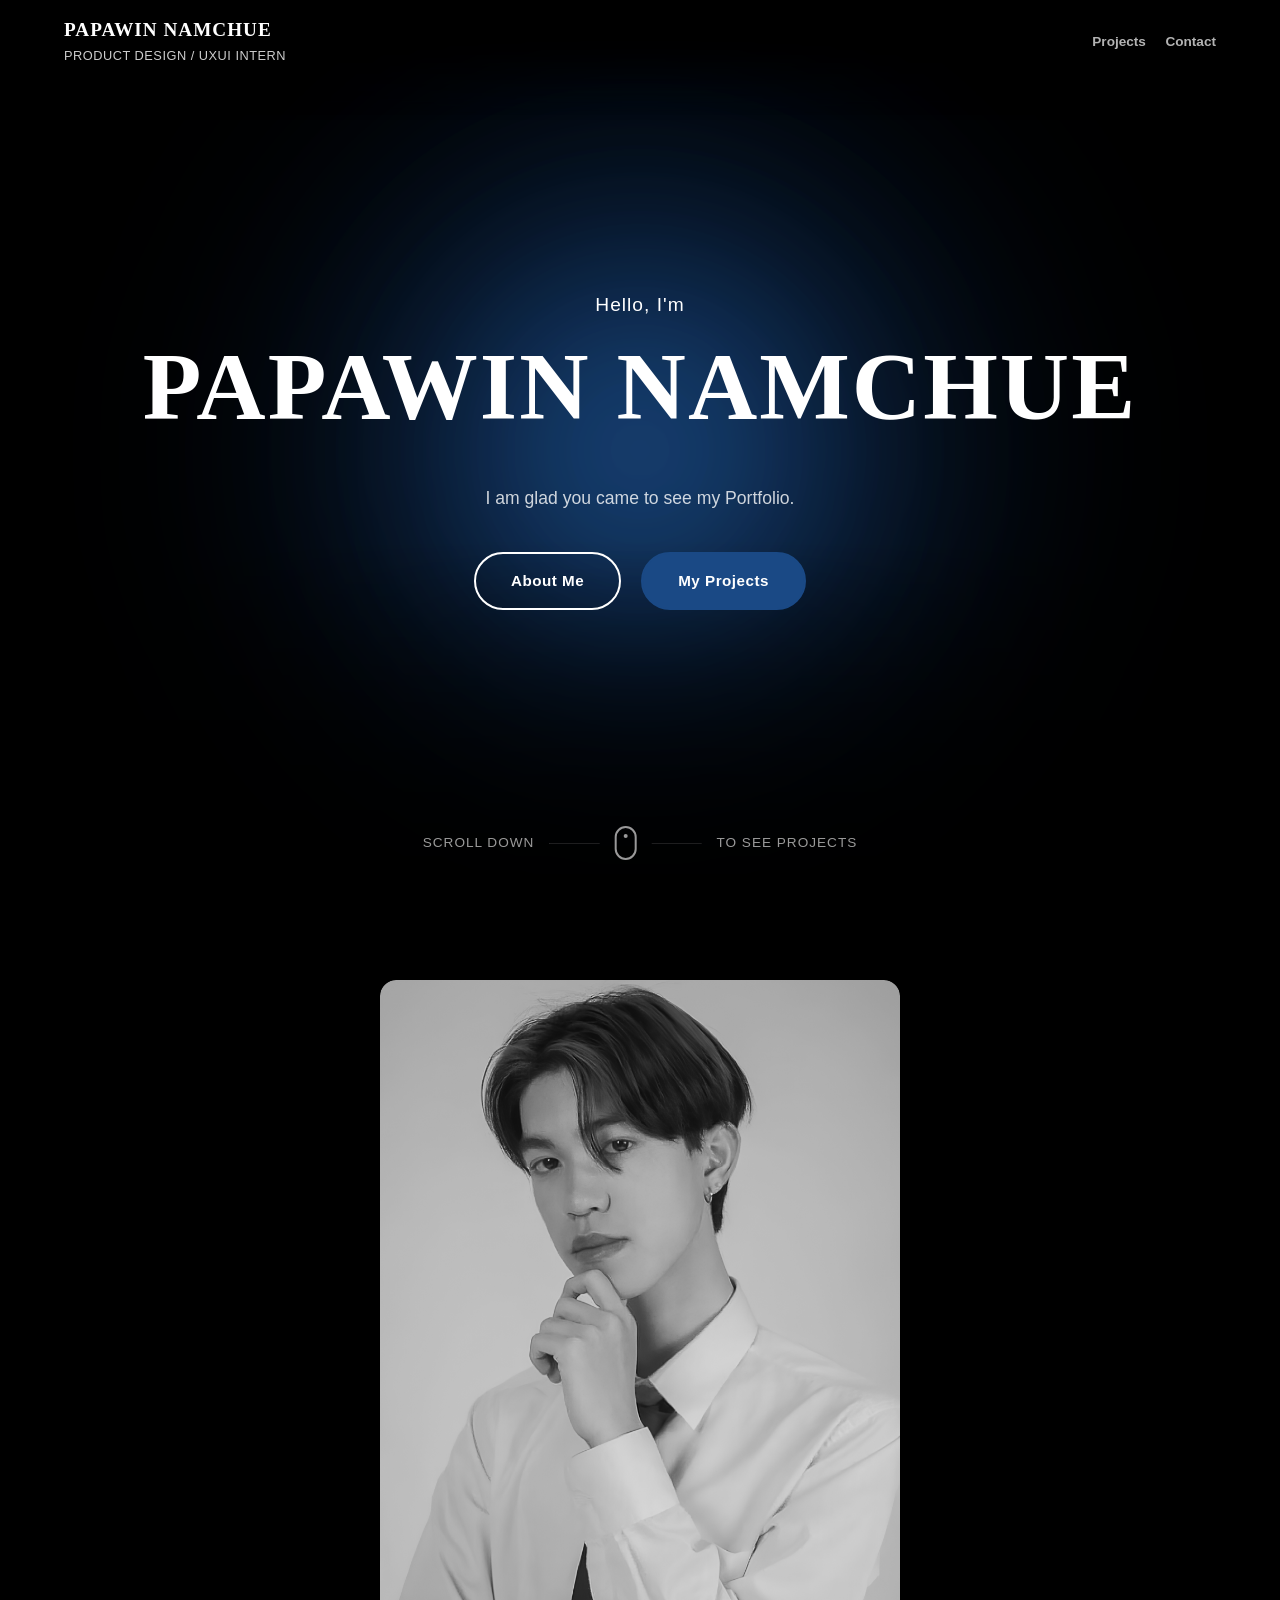
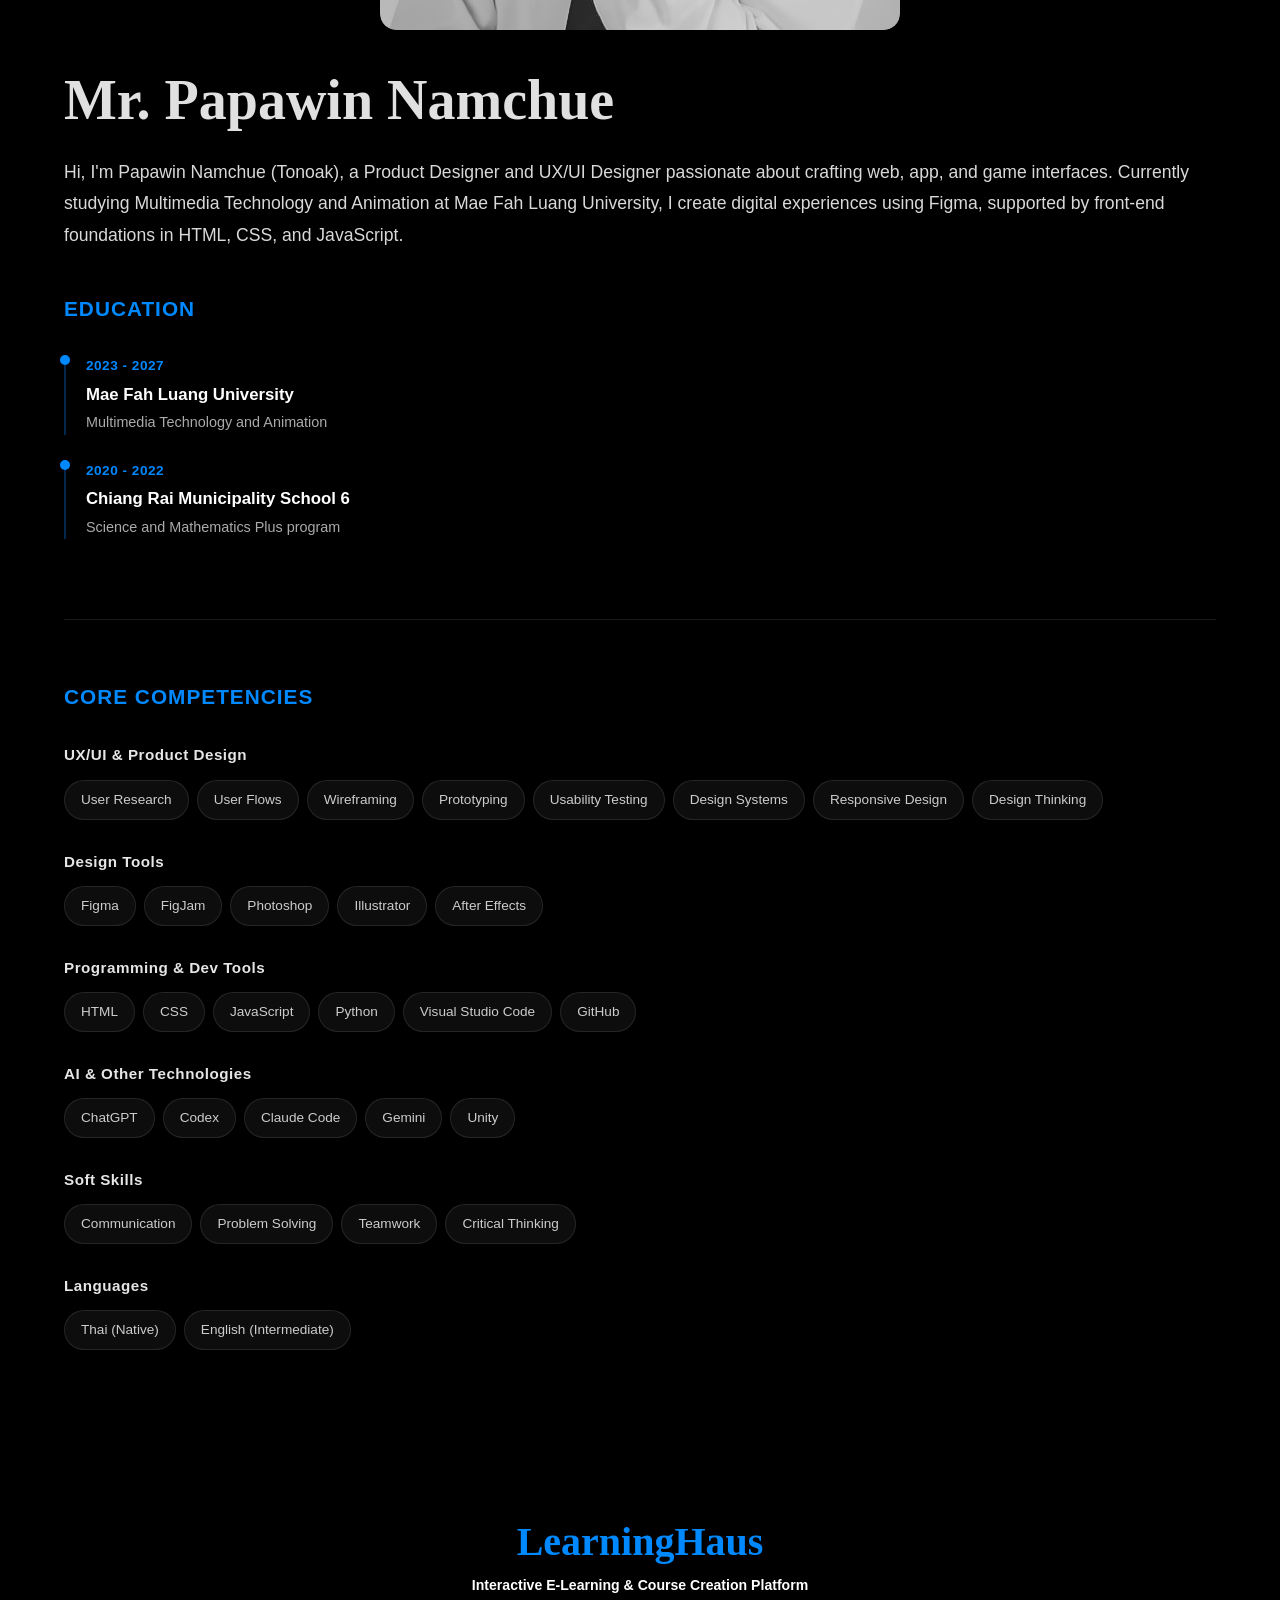
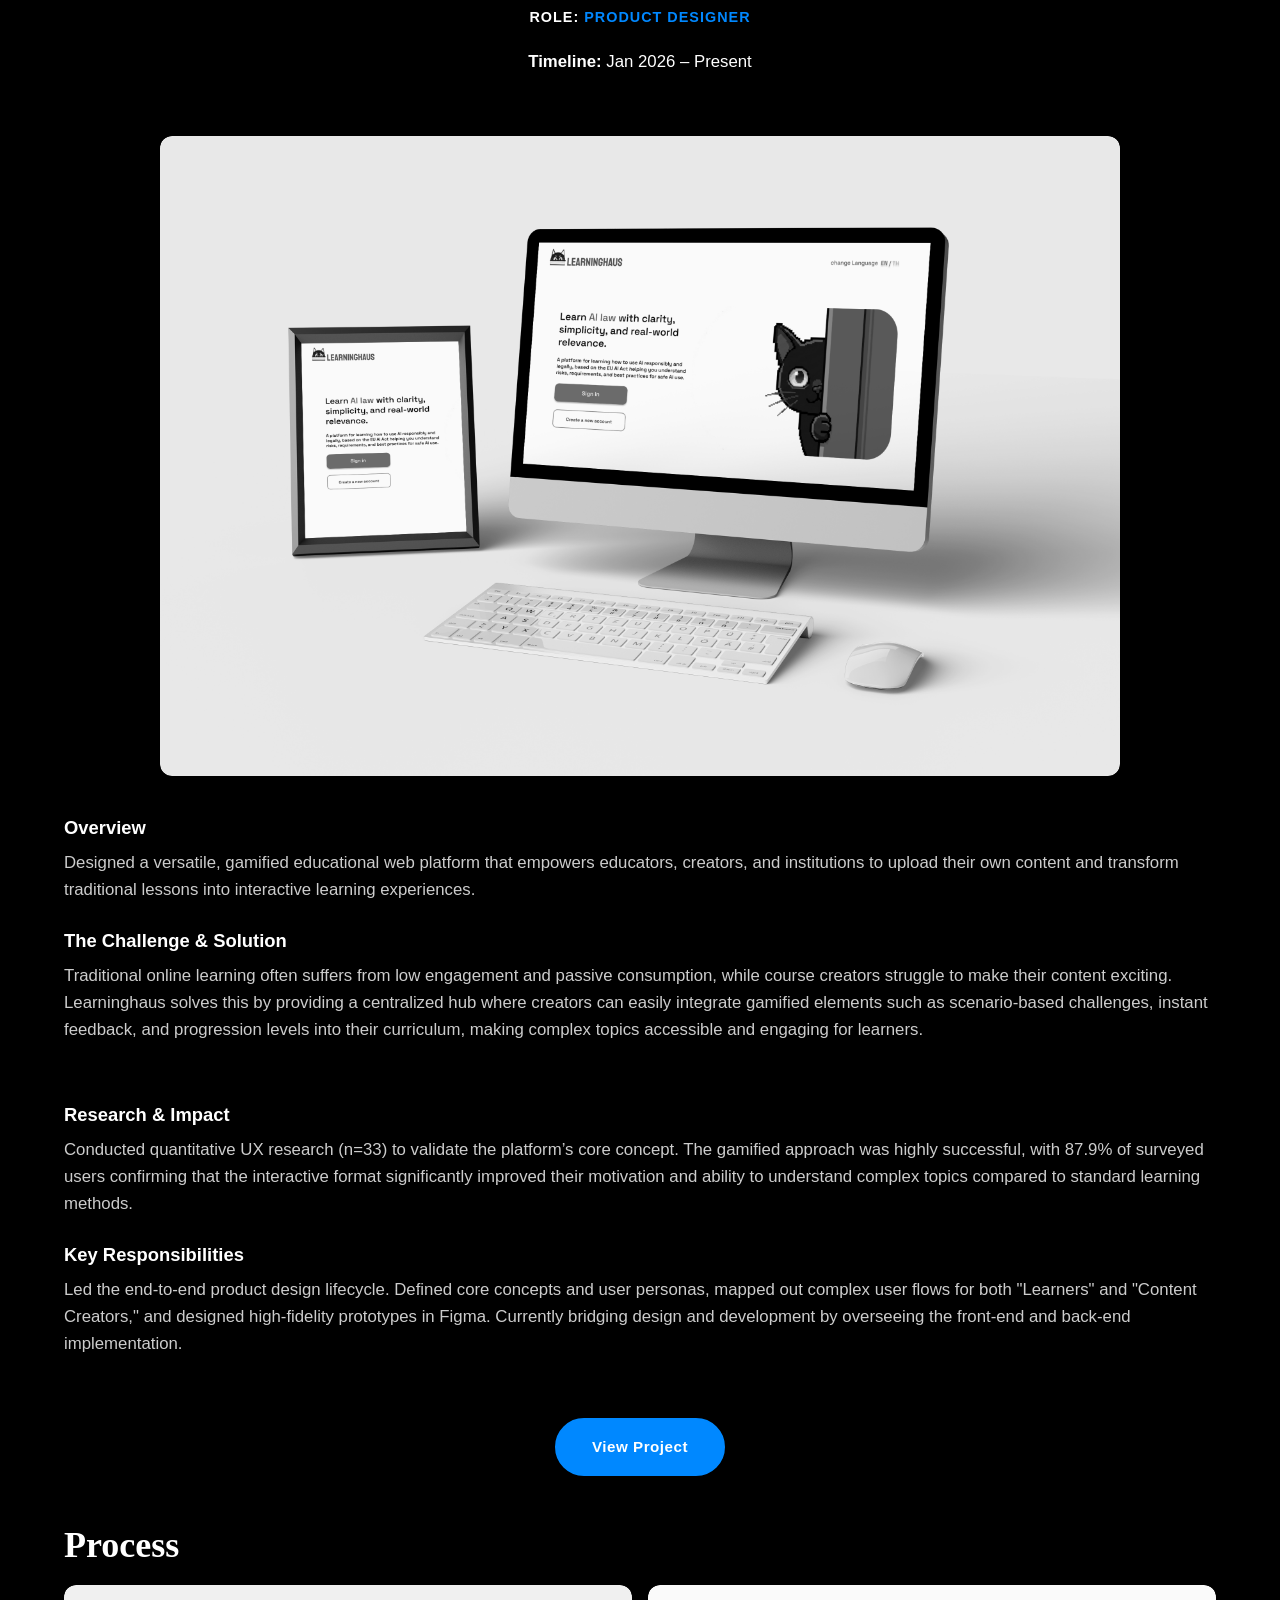
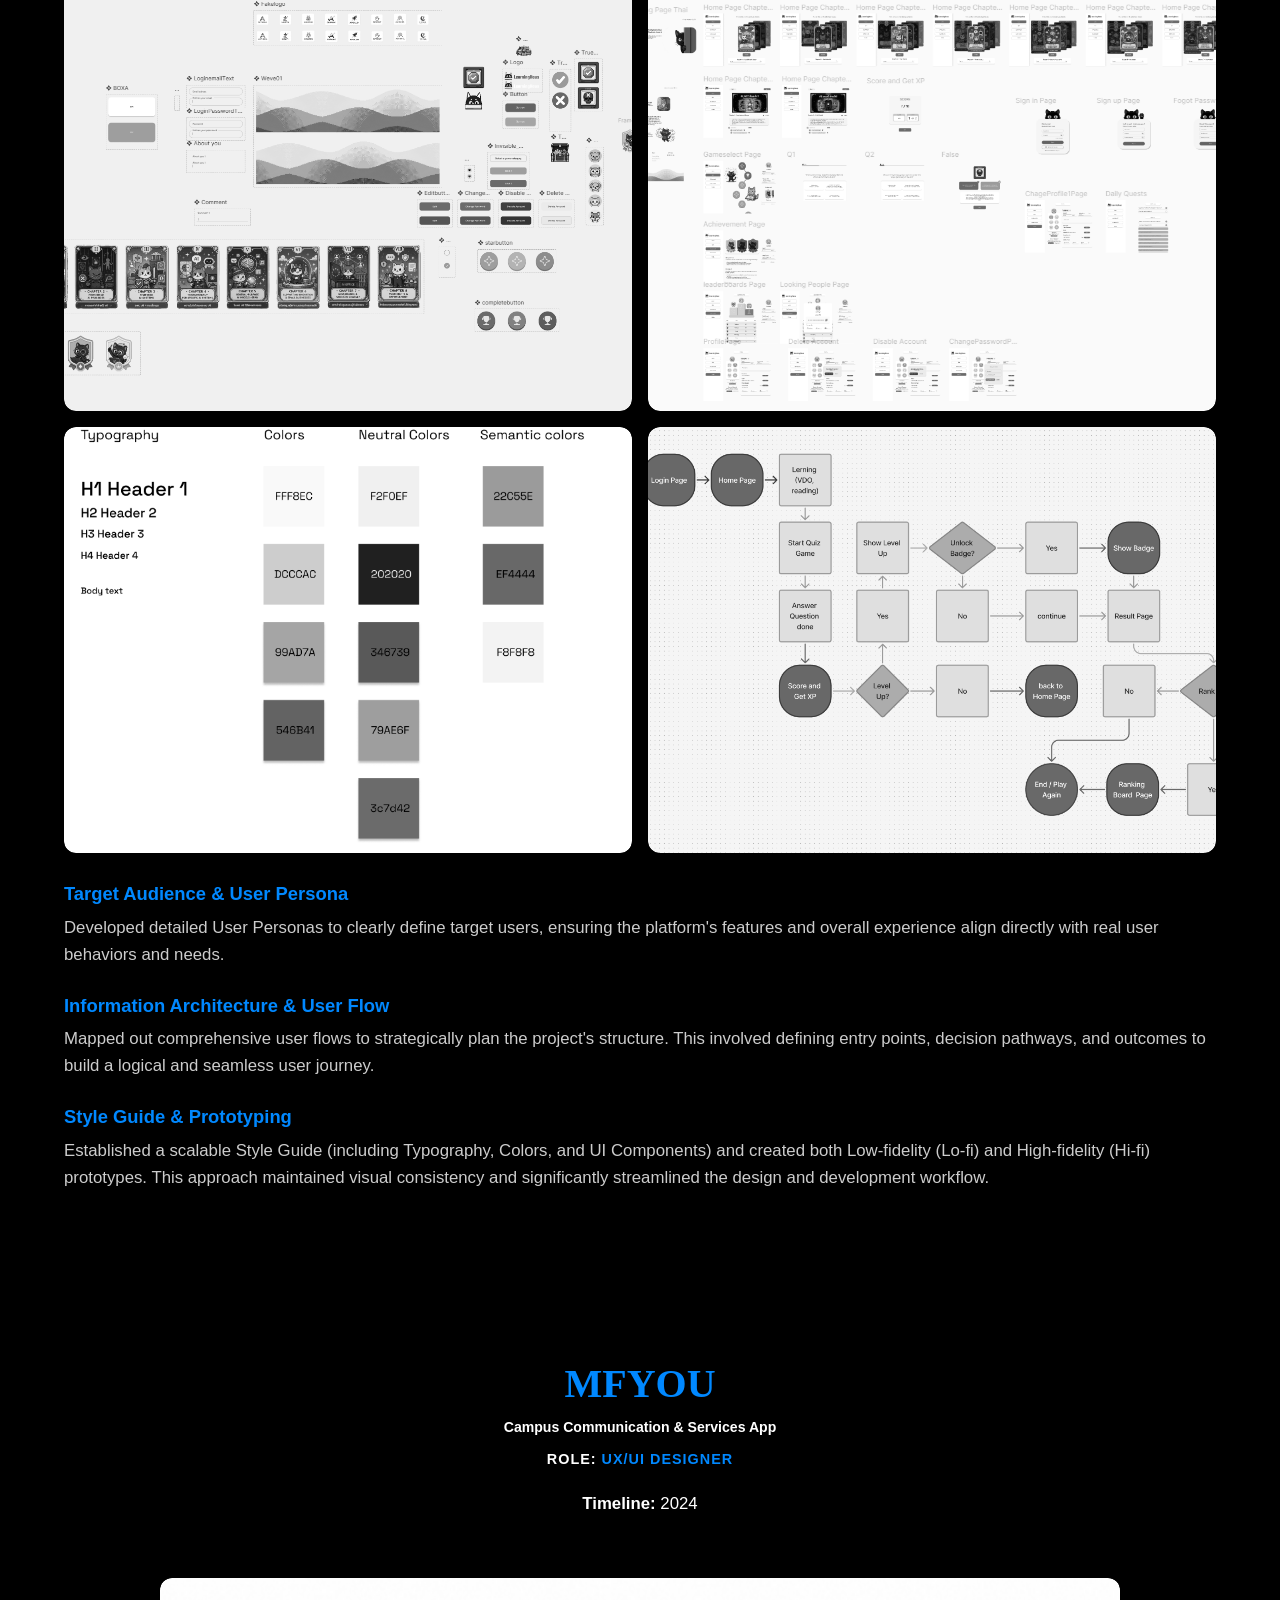
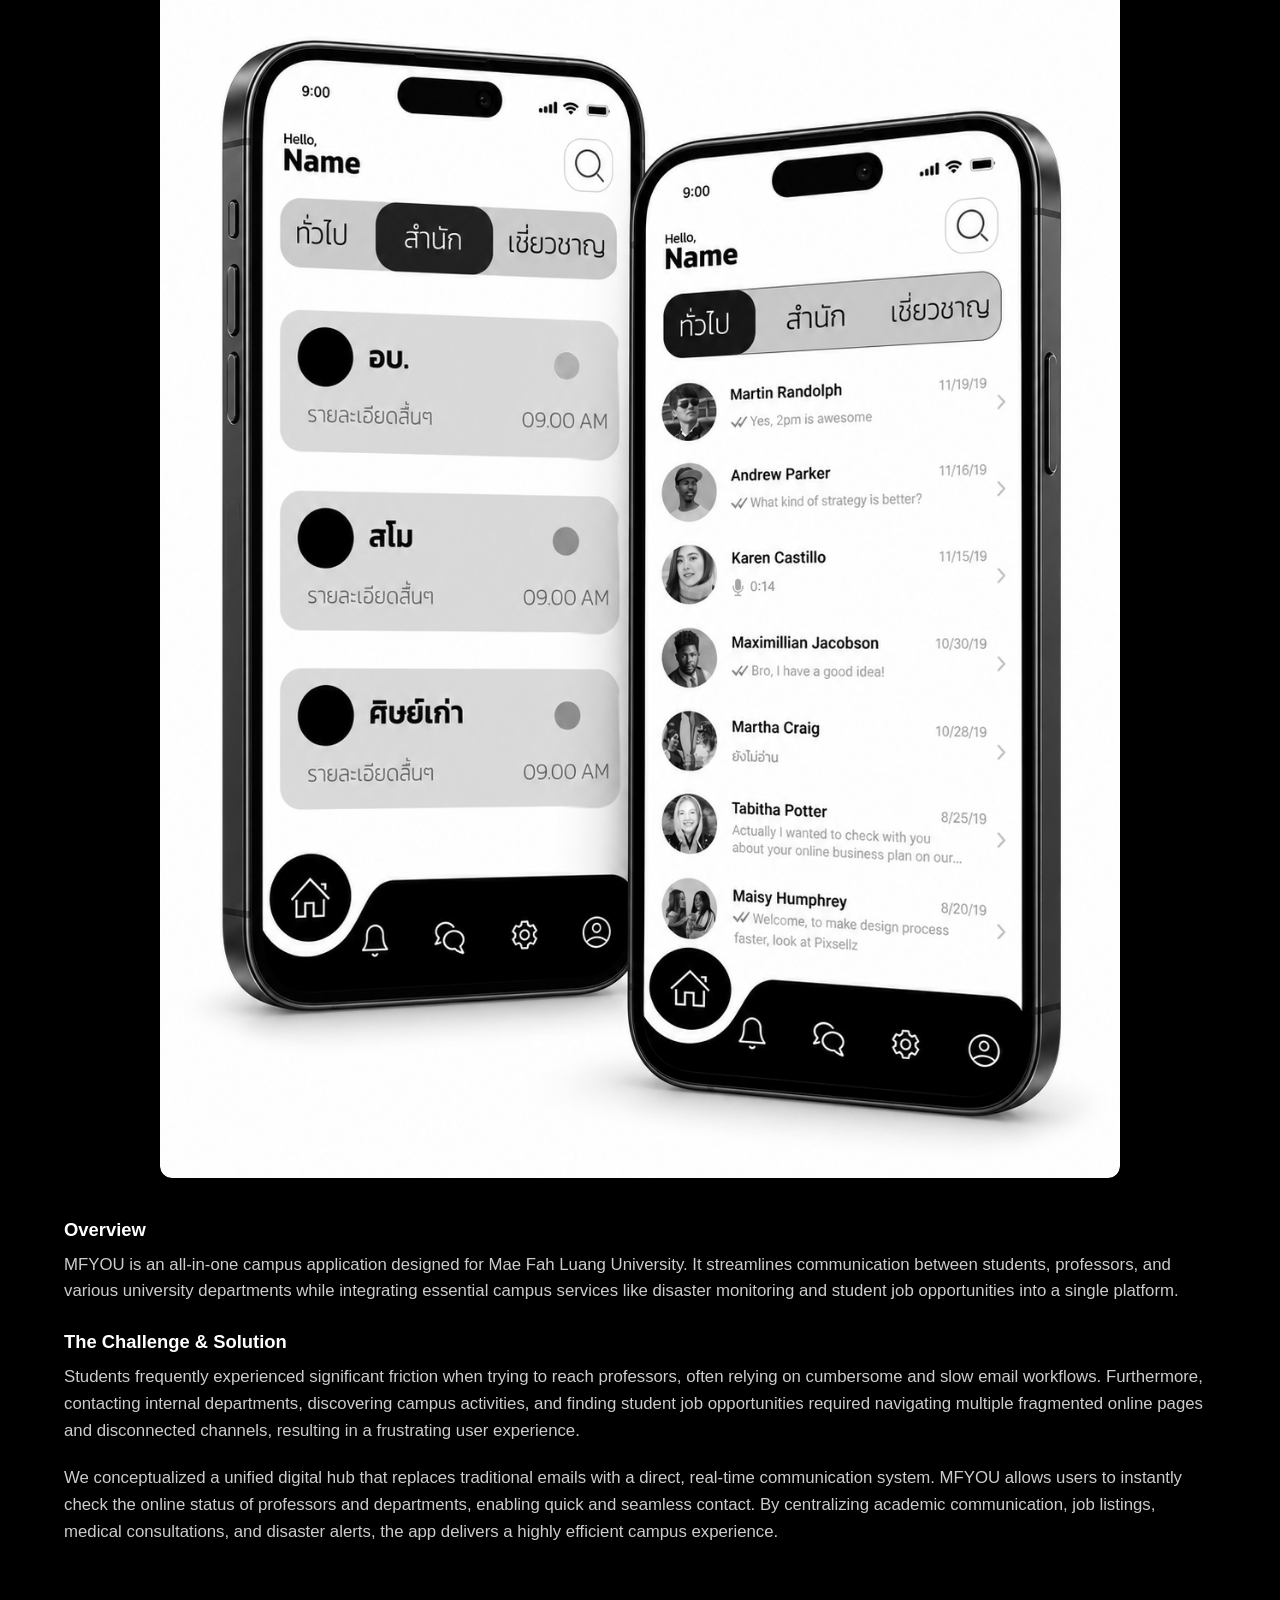
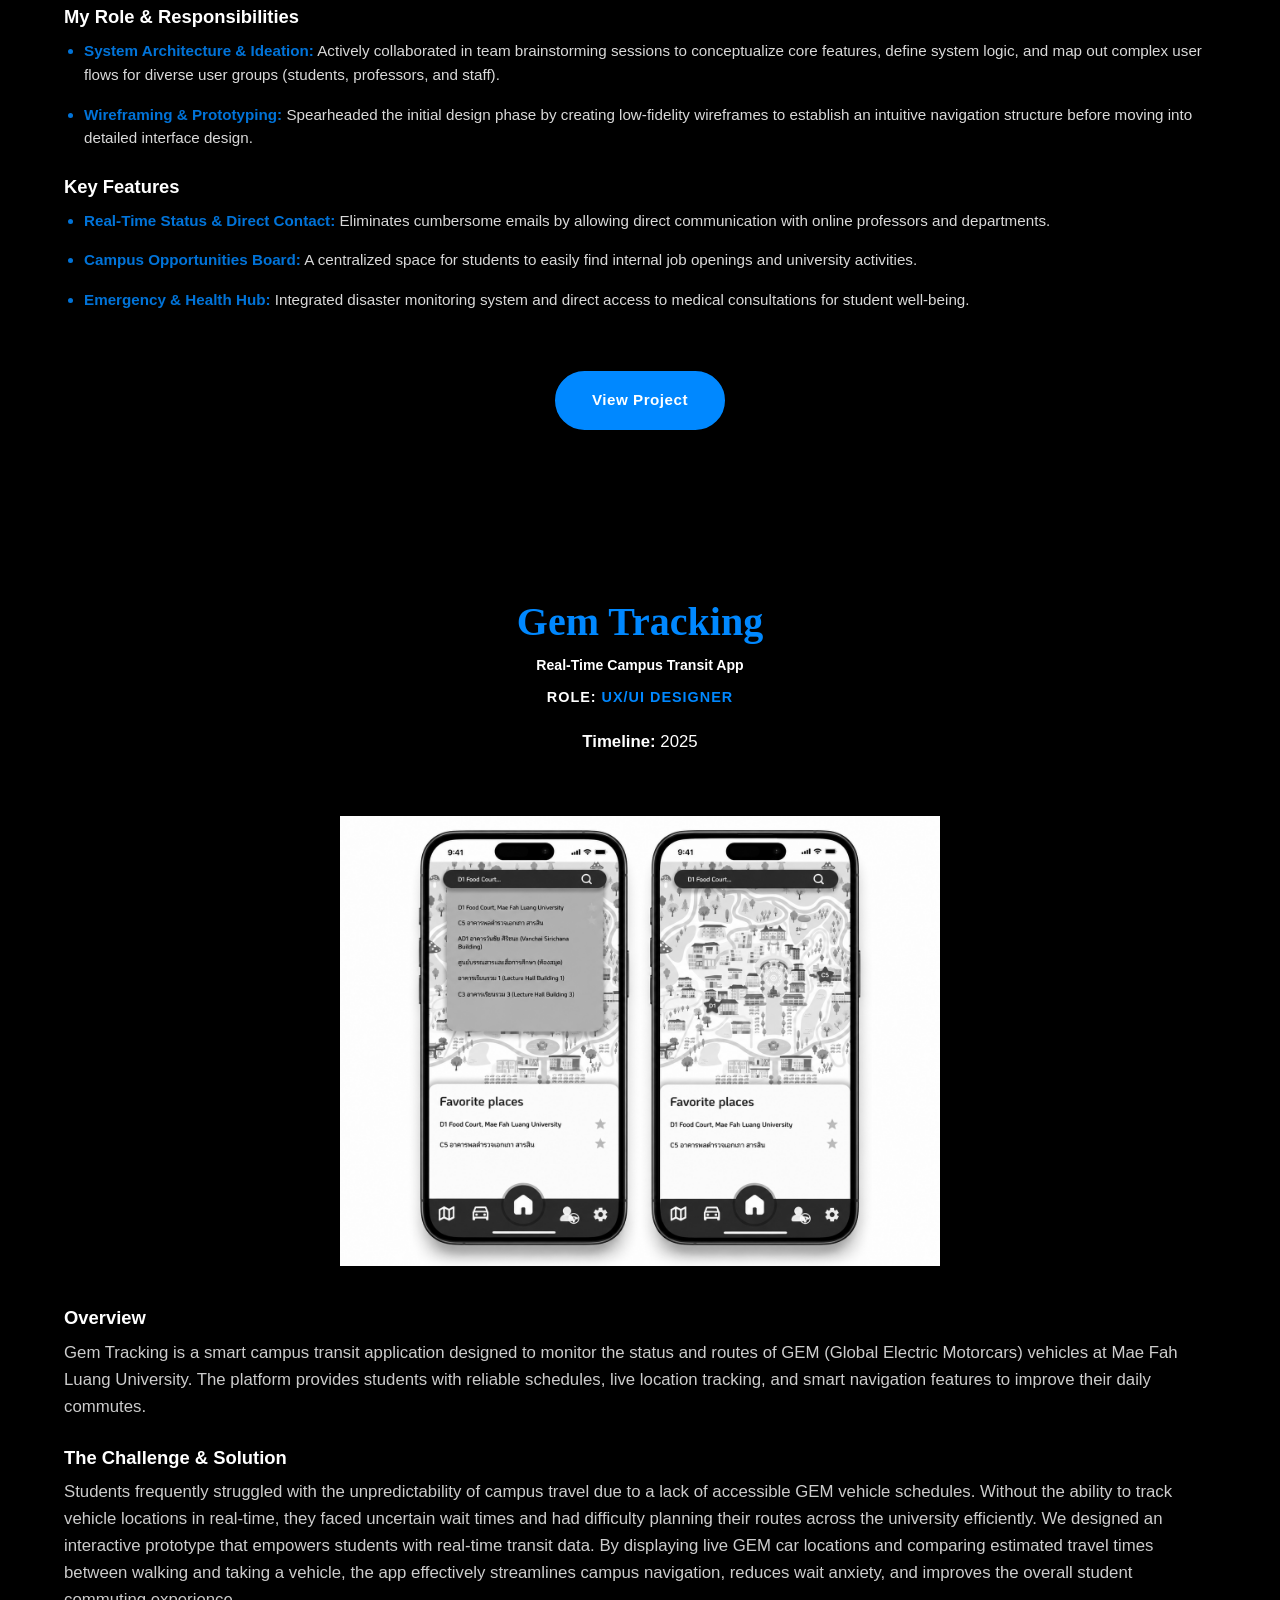
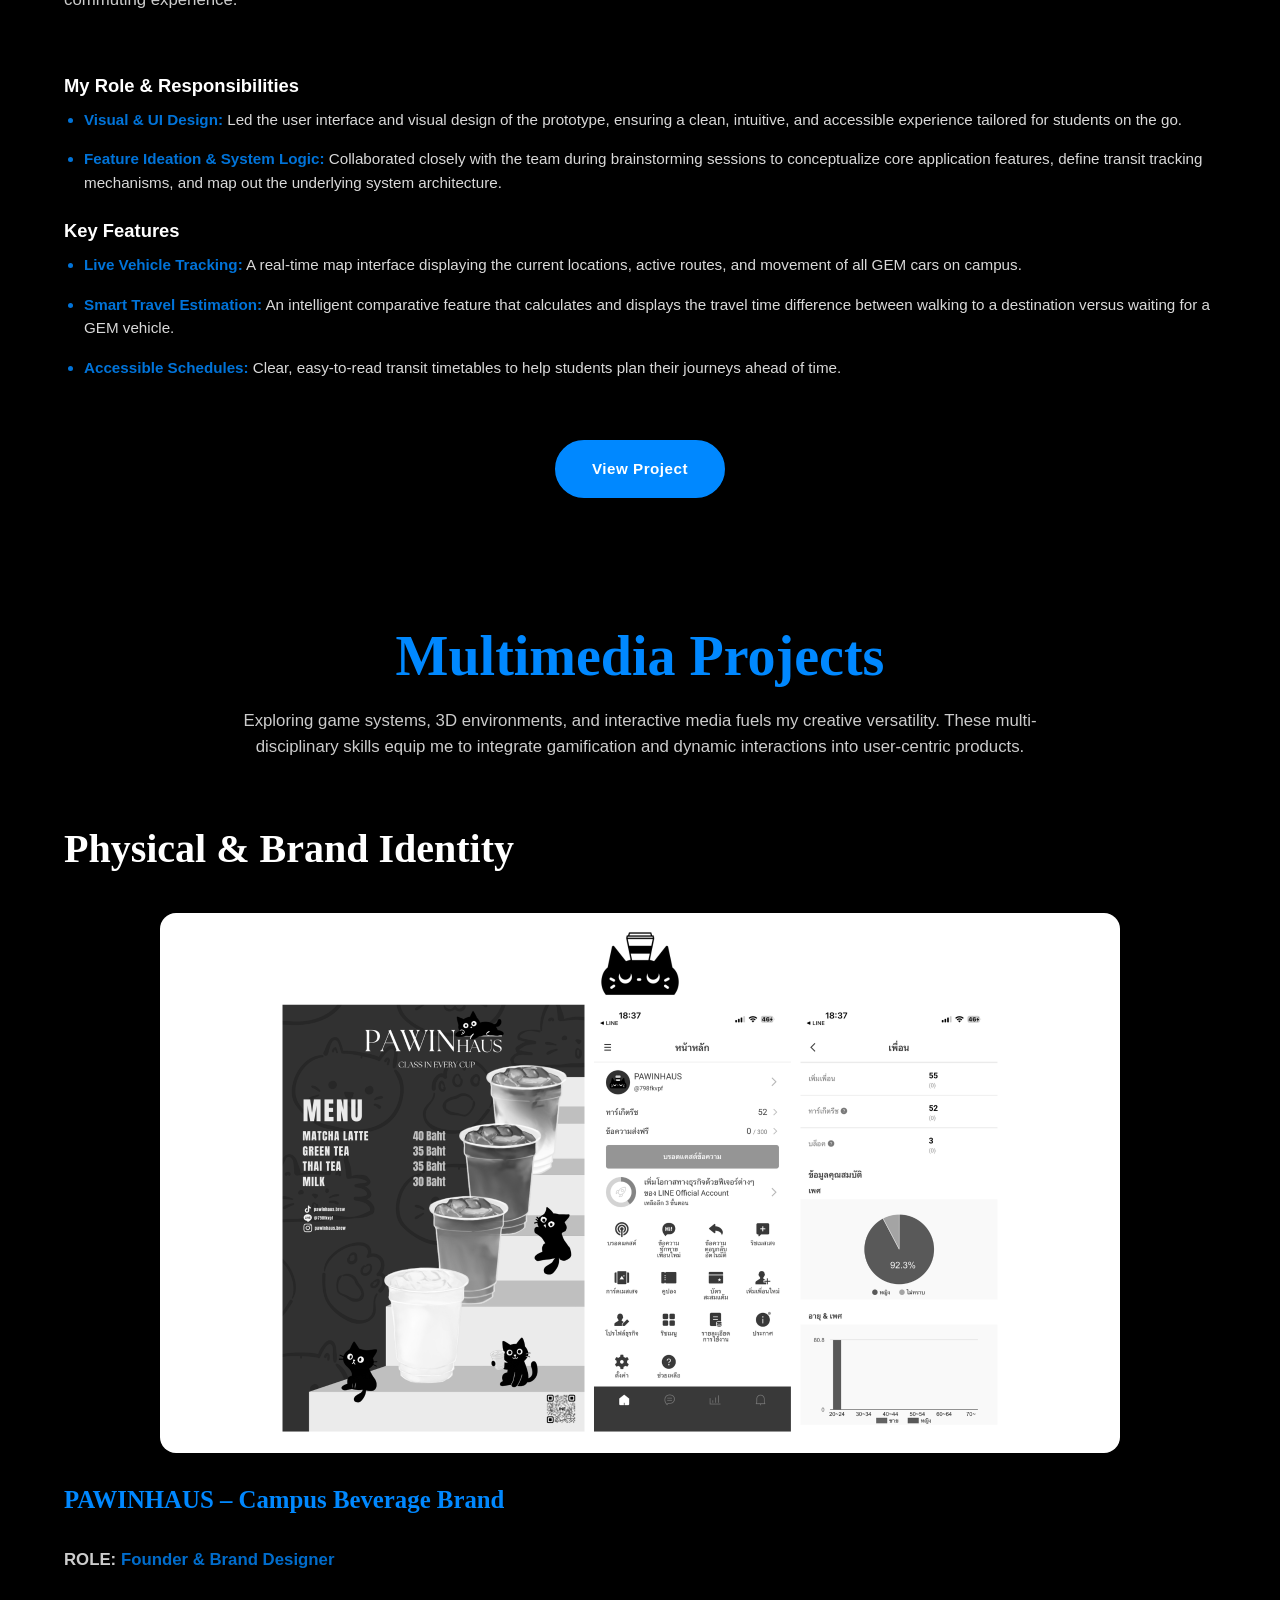
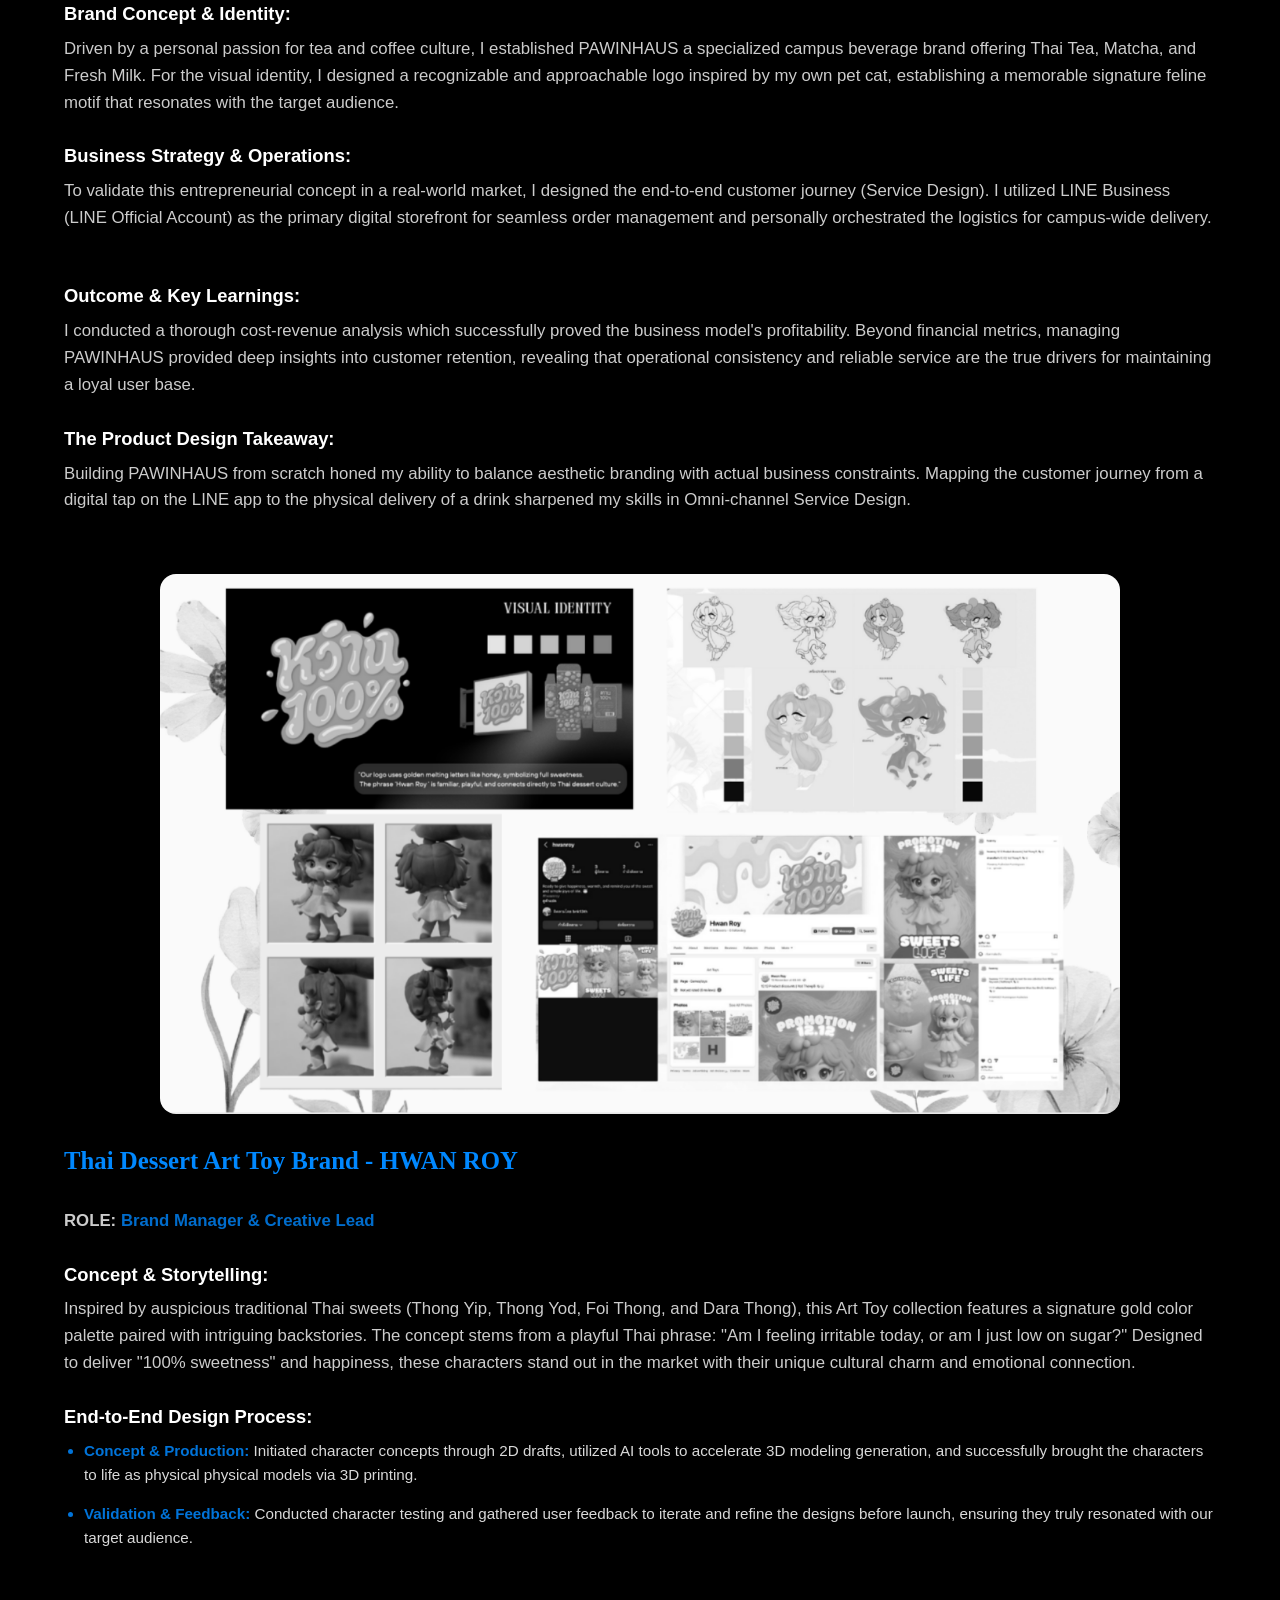
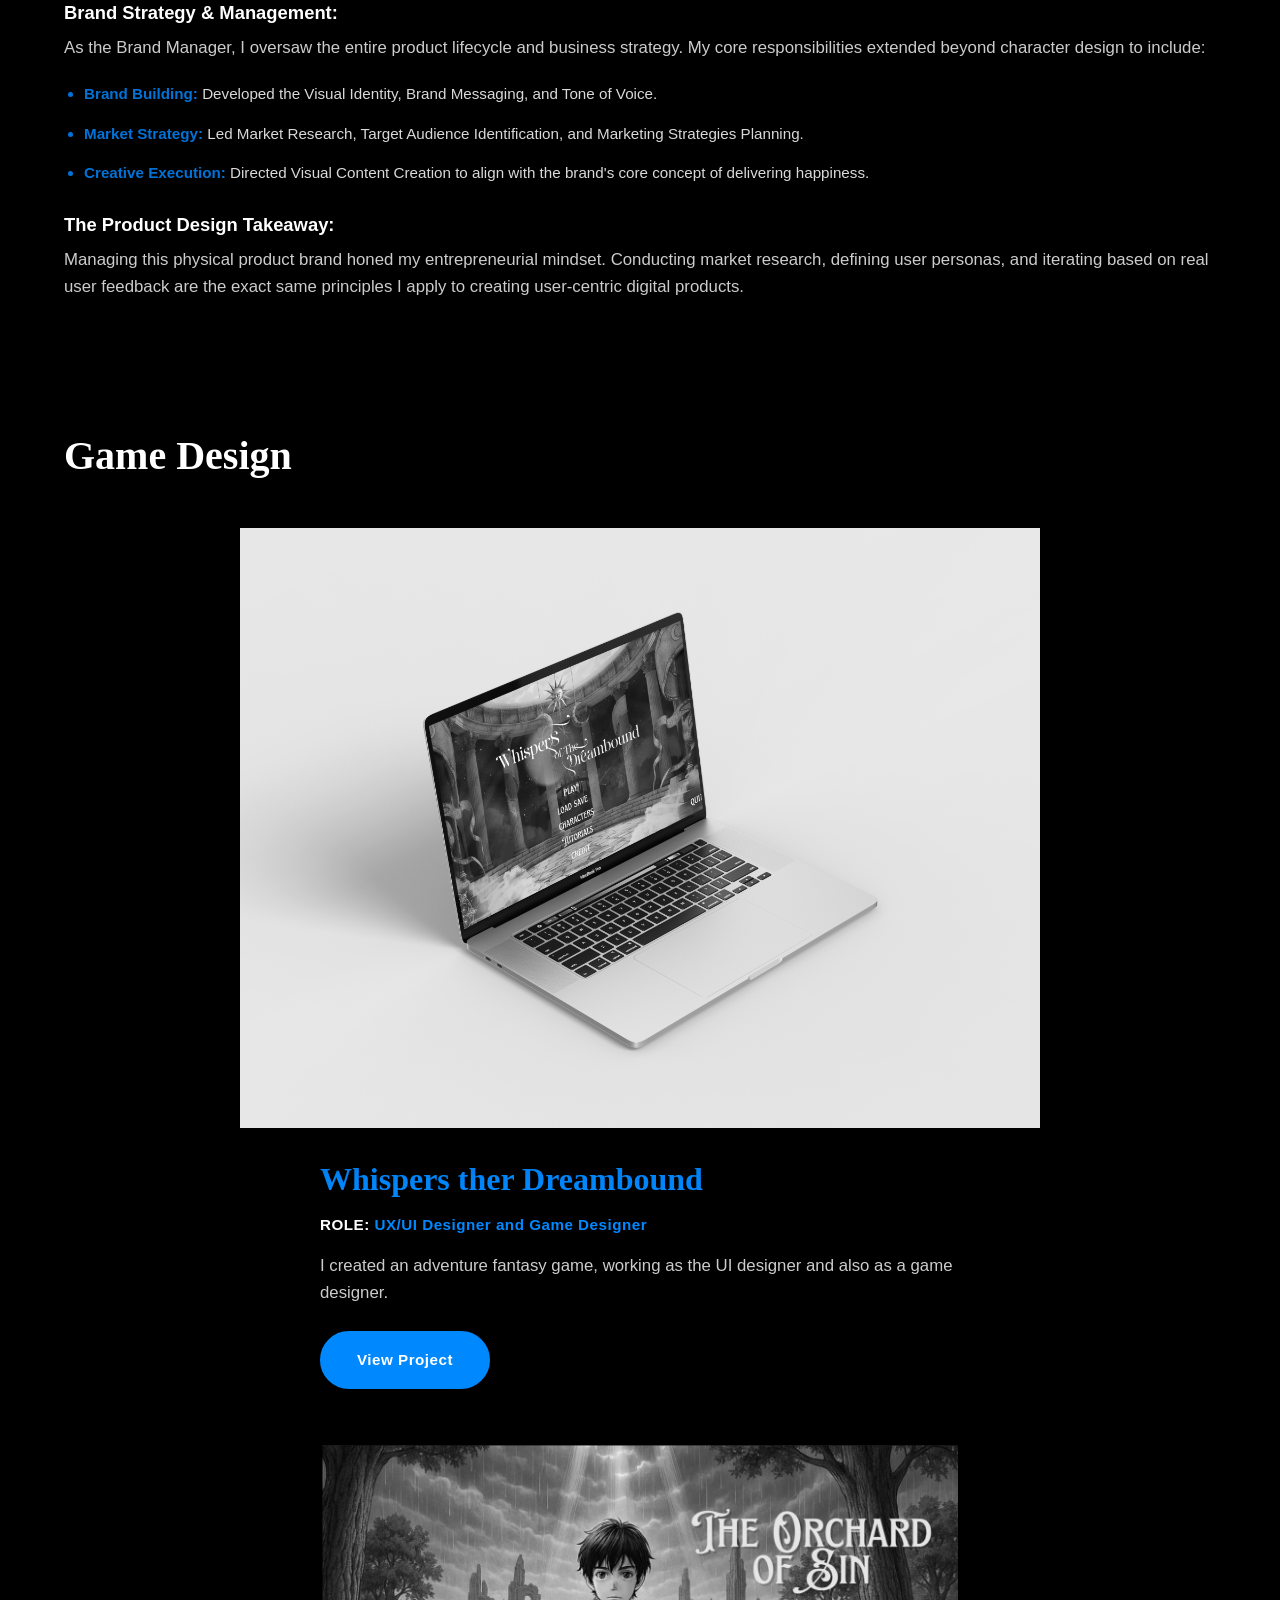
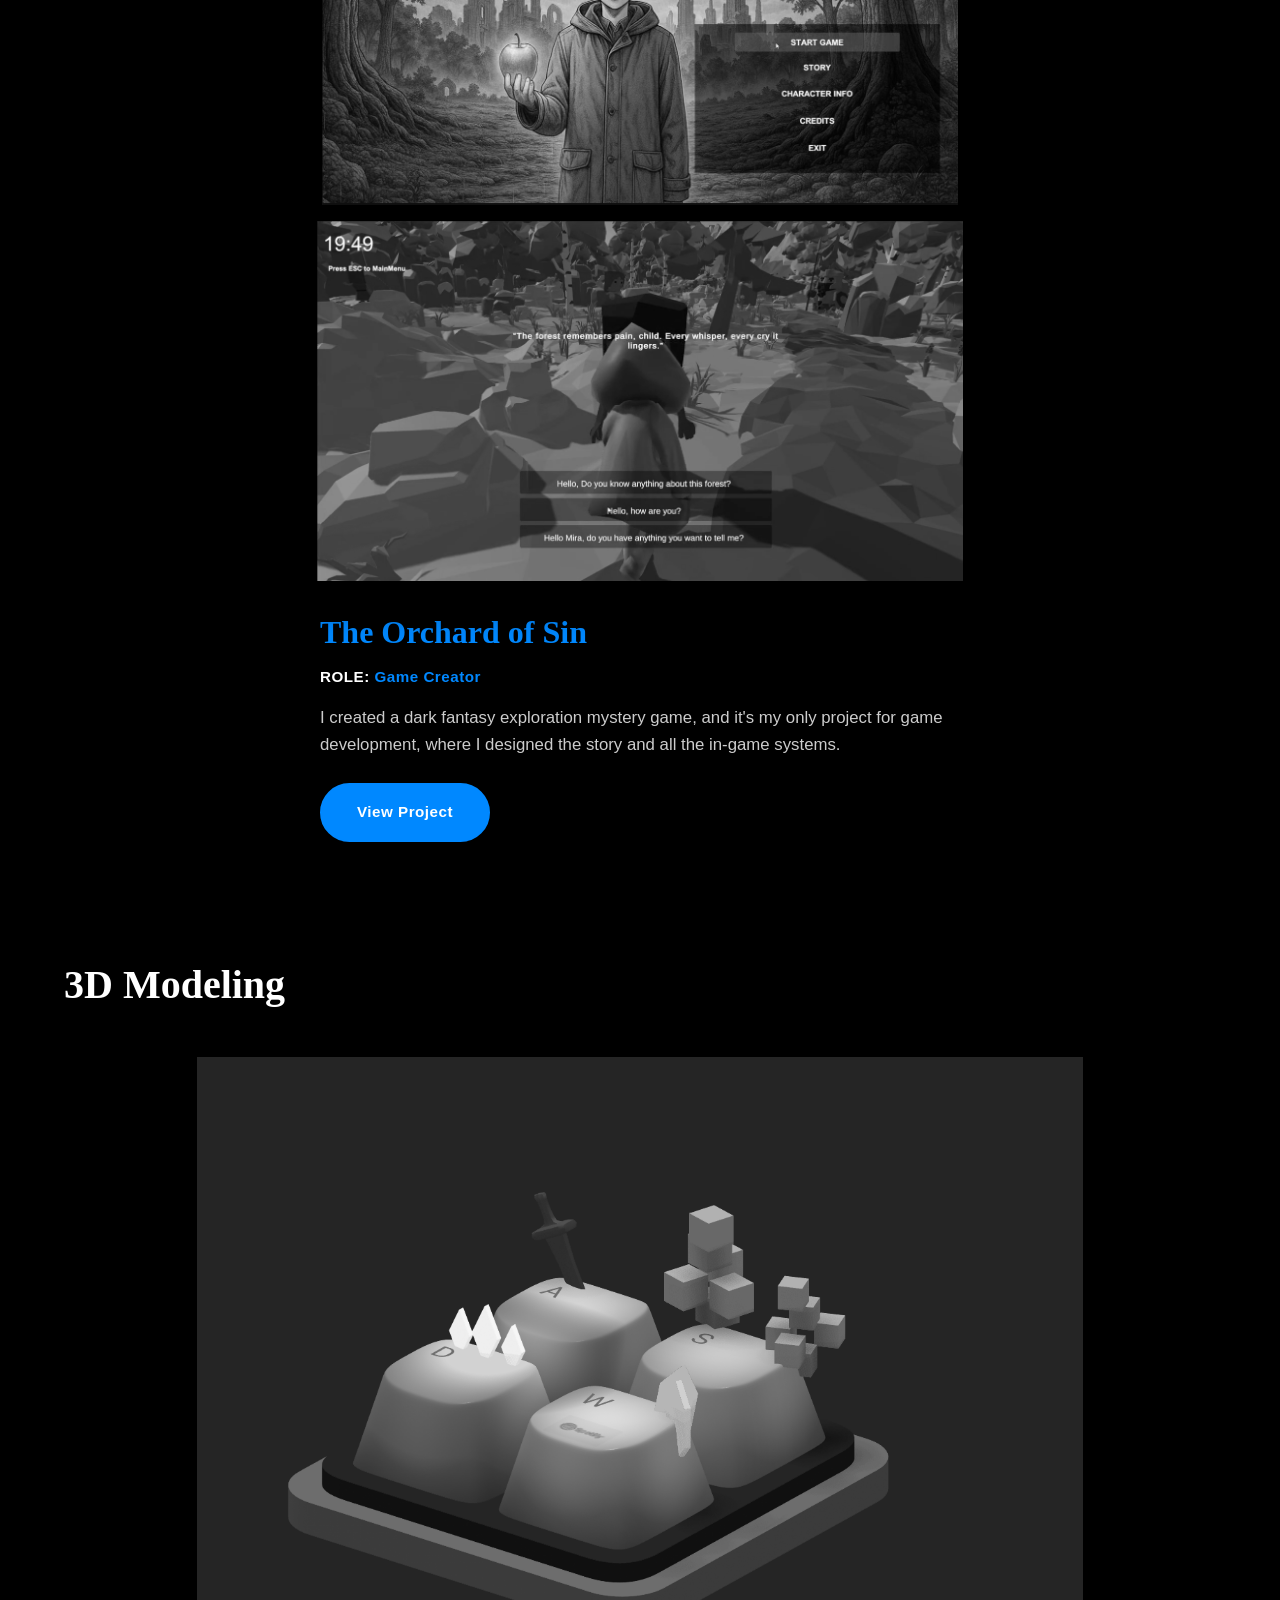
<file: index.html>
<!DOCTYPE html>
<html lang="en">
<head>
    <meta charset="UTF-8">
    <meta name="viewport" content="width=device-width, initial-scale=1.0">
    <title>PAPAWIN NAMCHUE - Product Design / UXUI Intern Portfolio</title>
    <link rel="stylesheet" href="assets/css/styles.css">
</head>
<body>

    <!-- Header / Nav -->
    <header>
        <div class="logo-container" role="button" tabindex="0" aria-label="Back to top">
            <div class="logo">PAPAWIN NAMCHUE</div>
            <div class="subtitle">PRODUCT DESIGN / UXUI INTERN</div>
        </div>
        <nav>
            <a href="#projects">Projects</a>
            <a href="#contact">Contact</a>
        </nav>
    </header>

    <!-- 1. Hero Section -->
    <section class="hero">
        <div class="hero-fluid-bg">
            <!-- ใช้เลเยอร์กราดียนท์เบลอทับซ้อนกันแทน SVG เพื่อความสมูทสูงสุด (60fps) -->
            <div class="smooth-smoke smoke-1"></div>
            <div class="smooth-smoke smoke-2"></div>
            <div class="smooth-smoke smoke-3"></div>
        </div>

        <h2>Hello, I'm</h2>
        <h1>PAPAWIN NAMCHUE</h1>
        <p>I am glad you came to see my Portfolio.</p>

        <div class="hero-btns">
            <!-- ปุ่มมีอนิเมชั่นขยับได้เมื่อเมาส์มาวาง -->
            <a href="#about" class="btn btn-outline">About Me</a>
            <a href="#projects" class="btn btn-solid">My Projects</a>
        </div>

        <div class="scroll-down">
            <div>Scroll down</div>
            <div class="scroll-line left"></div>
            <div class="scroll-down-icon"></div>
            <div class="scroll-line right"></div>
            <div>to see projects</div>
        </div>
    </section>

    <!-- 3. About Section -->
    <section id="about" class="section about-container">

        <!-- ส่วนบน: แนะนำตัว และ รูปภาพ -->
        <div class="about-bio">
            <div class="about-bio-text">
                <h2>Mr. Papawin Namchue</h2>
                <p>
                    Hi, I'm Papawin Namchue (Tonoak), a Product Designer and UX/UI Designer passionate about crafting web, app, and game interfaces. Currently studying Multimedia Technology and Animation at Mae Fah Luang University, I create digital experiences using Figma, supported by front-end foundations in HTML, CSS, and JavaScript.
                </p>
                <div class="edu-box">
                    <h4>Education</h4>
                    <div class="edu-timeline">
                        <div class="edu-item">
                            <div class="edu-year">2023 - 2027</div>
                            <div class="edu-school">Mae Fah Luang University</div>
                            <div class="edu-degree">Multimedia Technology and Animation</div>
                        </div>
                        <div class="edu-item">
                            <div class="edu-year">2020 - 2022</div>
                            <div class="edu-school">Chiang Rai Municipality School 6</div>
                            <div class="edu-degree">Science and Mathematics Plus program</div>
                        </div>
                    </div>
                </div>
            </div>

            <div class="about-image-wrapper">
                <!-- [แก้ไขรูปภาพได้ที่นี่] -->
                <img src="assets/images/about/profile.png" alt="Papawin Namchue Photo" class="about-image" loading="lazy">
            </div>
        </div>

        <!-- ส่วนล่าง: ทักษะ -->
        <div class="about-details">
            <!-- คอลัมน์ซ้าย: ทักษะ -->
            <div class="skills-box">
                <h4>Core Competencies</h4>

                <div class="skills-grid">
                    <div class="skill-category">
                        <h5>UX/UI & Product Design</h5>
                        <div class="skill-tags">
                            <div class="skill-item">User Research</div>
                            <div class="skill-item">User Flows</div>
                            <div class="skill-item">Wireframing</div>
                            <div class="skill-item">Prototyping</div>
                            <div class="skill-item">Usability Testing</div>
                            <div class="skill-item">Design Systems</div>
                            <div class="skill-item">Responsive Design</div>
                            <div class="skill-item">Design Thinking</div>
                        </div>
                    </div>

                    <div class="skill-category">
                        <h5>Design Tools</h5>
                        <div class="skill-tags">
                            <div class="skill-item">Figma</div>
                            <div class="skill-item">FigJam</div>
                            <div class="skill-item">Photoshop</div>
                            <div class="skill-item">Illustrator</div>
                            <div class="skill-item">After Effects</div>
                        </div>
                    </div>

                    <div class="skill-category">
                        <h5>Programming & Dev Tools</h5>
                        <div class="skill-tags">
                            <div class="skill-item">HTML</div>
                            <div class="skill-item">CSS</div>
                            <div class="skill-item">JavaScript</div>
                            <div class="skill-item">Python</div>
                            <div class="skill-item">Visual Studio Code</div>
                            <div class="skill-item">GitHub</div>
                        </div>
                    </div>

                    <div class="skill-category">
                        <h5>AI & Other Technologies</h5>
                        <div class="skill-tags">
                            <div class="skill-item">ChatGPT</div>
                            <div class="skill-item">Codex</div>
                            <div class="skill-item">Claude Code</div>
                            <div class="skill-item">Gemini</div>
                            <div class="skill-item">Unity</div>
                        </div>
                    </div>

                    <div class="skill-category">
                        <h5>Soft Skills</h5>
                        <div class="skill-tags">
                            <div class="skill-item">Communication</div>
                            <div class="skill-item">Problem Solving</div>
                            <div class="skill-item">Teamwork</div>
                            <div class="skill-item">Critical Thinking</div>
                        </div>
                    </div>

                    <div class="skill-category">
                        <h5>Languages</h5>
                        <div class="skill-tags">
                            <div class="skill-item">Thai (Native)</div>
                            <div class="skill-item">English (Intermediate)</div>
                        </div>
                    </div>
                </div>
            </div>

        </div>

    </section>

    <!-- 4. Project Details Section - ใส่รูปขาวดำเป็นสีทีละโครงการ -->

    <!-- Learning Haus Website -->
    <section id="projects" class="section project-details learninghaus-project">
        <div class="project-content learninghaus-header">
            <h3><span class="project-title-main">LearningHaus</span> <span class="project-title-suffix">Interactive E-Learning &amp; Course Creation Platform</span></h3>
            <p><b class="role-label">ROLE:</b> Product Designer</p>
            <p class="timeline-meta"><strong>Timeline:</strong> Jan 2026 – Present</p>
        </div>

        <div class="learninghaus-content-grid">
            <div class="learninghaus-content-column">
            <h4>Overview</h4>
            <p>Designed a versatile, gamified educational web platform that empowers educators, creators, and institutions to upload their own content and transform traditional lessons into interactive learning experiences.</p>
            <h4>The Challenge &amp; Solution</h4>
            <p>Traditional online learning often suffers from low engagement and passive consumption, while course creators struggle to make their content exciting. Learninghaus solves this by providing a centralized hub where creators can easily integrate gamified elements such as scenario-based challenges, instant feedback, and progression levels into their curriculum, making complex topics accessible and engaging for learners.</p>
            </div>

            <div class="project-media learninghaus-media">
                <!-- [แก้ไขรูปภาพได้ที่นี่] - รูปจะค่อยๆ เป็นสีเมื่อเลื่อนมาถึงส่วนนี้ -->
                <img src="assets/images/learninghaus/mockup.png" alt="Learninghaus Project Mockup" loading="lazy">
            </div>

            <div class="learninghaus-content-column">
            <h4>Research &amp; Impact</h4>
            <p>Conducted quantitative UX research (n=33) to validate the platform’s core concept. The gamified approach was highly successful, with 87.9% of surveyed users confirming that the interactive format significantly improved their motivation and ability to understand complex topics compared to standard learning methods.</p>
            <h4>Key Responsibilities</h4>
            <p>Led the end-to-end product design lifecycle. Defined core concepts and user personas, mapped out complex user flows for both &quot;Learners&quot; and &quot;Content Creators,&quot; and designed high-fidelity prototypes in Figma. Currently bridging design and development by overseeing the front-end and back-end implementation.</p>
            </div>
        </div>

        <a href="https://www.figma.com/proto/6knJkTSr9dtqXltD1iGFAV/LearningHaus?node-id=22-102&amp;t=LdfyNHeDRFrw0koQ-0&amp;scaling=min-zoom&amp;content-scaling=fixed&amp;page-id=19%3A101&amp;starting-point-node-id=22%3A102" class="btn btn-solid project-view-button learninghaus-project-button" target="_blank" rel="noopener noreferrer">View Project</a>

        <div class="learninghaus-process">
            <h4 class="learninghaus-process-title">Process</h4>
            <div class="learninghaus-process-grid">
                <div class="learninghaus-process-item">
                    <img src="assets/images/learninghaus/process/assets.png" alt="LearningHaus visual assets and game chapter components" loading="lazy">
                </div>
                <div class="learninghaus-process-item">
                    <img src="assets/images/learninghaus/process/screens.png" alt="LearningHaus interface screen exploration" loading="lazy">
                </div>
                <div class="learninghaus-process-item">
                    <img src="assets/images/learninghaus/process/design-system.png" alt="LearningHaus typography and color design system" loading="lazy">
                </div>
                <div class="learninghaus-process-item">
                    <img src="assets/images/learninghaus/process/user-flow.png" alt="LearningHaus user flow diagram" loading="lazy">
                </div>
            </div>
            <div class="learninghaus-process-details">
                <article class="learninghaus-process-detail">
                    <h5>Target Audience &amp; User Persona</h5>
                    <p>Developed detailed User Personas to clearly define target users, ensuring the platform's features and overall experience align directly with real user behaviors and needs.</p>
                </article>
                <article class="learninghaus-process-detail">
                    <h5>Information Architecture &amp; User Flow</h5>
                    <p>Mapped out comprehensive user flows to strategically plan the project's structure. This involved defining entry points, decision pathways, and outcomes to build a logical and seamless user journey.</p>
                </article>
                <article class="learninghaus-process-detail">
                    <h5>Style Guide &amp; Prototyping</h5>
                    <p>Established a scalable Style Guide (including Typography, Colors, and UI Components) and created both Low-fidelity (Lo-fi) and High-fidelity (Hi-fi) prototypes. This approach maintained visual consistency and significantly streamlined the design and development workflow.</p>
                </article>
            </div>
        </div>
    </section>

    <!-- MFYOU (สลับฝั่งซ้ายขวาด้วยคลาส reverse) -->
    <section class="section project-details reverse mfyou-project">
        <div class="project-content mfyou-header">
            <h3><span class="project-title-main">MFYOU</span><span class="project-title-suffix">Campus Communication &amp; Services App</span></h3>
            <p><b class="role-label">ROLE:</b> UX/UI Designer</p>
            <p class="timeline-meta"><strong>Timeline:</strong> 2024</p>
        </div>

        <div class="mfyou-content-grid">
            <div class="mfyou-content-column">
            <h4>Overview</h4>
            <p>MFYOU is an all-in-one campus application designed for Mae Fah Luang University. It streamlines communication between students, professors, and various university departments while integrating essential campus services like disaster monitoring and student job opportunities into a single platform.</p>
            <h4>The Challenge &amp; Solution</h4>
            <p>Students frequently experienced significant friction when trying to reach professors, often relying on cumbersome and slow email workflows. Furthermore, contacting internal departments, discovering campus activities, and finding student job opportunities required navigating multiple fragmented online pages and disconnected channels, resulting in a frustrating user experience.</p>
            <p>We conceptualized a unified digital hub that replaces traditional emails with a direct, real-time communication system. MFYOU allows users to instantly check the online status of professors and departments, enabling quick and seamless contact. By centralizing academic communication, job listings, medical consultations, and disaster alerts, the app delivers a highly efficient campus experience.</p>
            </div>

            <div class="project-media mfyou-media">
                <img src="assets/images/mfyou/mockup.png" alt="MFYOU Project Mockup" loading="lazy">
            </div>

            <div class="mfyou-content-column">
            <h4>My Role &amp; Responsibilities</h4>
            <ul class="mfyou-role-list">
                <li><strong>System Architecture &amp; Ideation:</strong> Actively collaborated in team brainstorming sessions to conceptualize core features, define system logic, and map out complex user flows for diverse user groups (students, professors, and staff).</li>
                <li><strong>Wireframing &amp; Prototyping:</strong> Spearheaded the initial design phase by creating low-fidelity wireframes to establish an intuitive navigation structure before moving into detailed interface design.</li>
            </ul>
            <h4>Key Features</h4>
            <ul class="mfyou-feature-list">
                <li><strong>Real-Time Status &amp; Direct Contact:</strong> Eliminates cumbersome emails by allowing direct communication with online professors and departments.</li>
                <li><strong>Campus Opportunities Board:</strong> A centralized space for students to easily find internal job openings and university activities.</li>
                <li><strong>Emergency &amp; Health Hub:</strong> Integrated disaster monitoring system and direct access to medical consultations for student well-being.</li>
            </ul>
        </div>
        </div>

        <a href="https://www.figma.com/proto/RvSNLAWLGPslpEV4GFWqz2/MFYou-App?node-id=3-93&amp;p=f&amp;t=3RSdzNB2FluXkfqc-1&amp;scaling=min-zoom&amp;content-scaling=fixed&amp;page-id=0%3A1&amp;starting-point-node-id=3%3A93" class="btn btn-solid project-view-button mfyou-project-button" target="_blank" rel="noopener noreferrer">View Project</a>
    </section>

    <!-- Gem tracking -->
    <section class="section project-details gem-project">
        <div class="project-content gem-header">
            <h3><span class="project-title-main">Gem Tracking</span><span class="project-title-suffix">Real-Time Campus Transit App</span></h3>
            <p><b class="role-label">ROLE:</b> UX/UI Designer</p>
            <p class="timeline-meta"><strong>Timeline:</strong> 2025</p>
        </div>

        <div class="gem-content-grid">
            <div class="gem-content-column">
                <h4>Overview</h4>
                <p>Gem Tracking is a smart campus transit application designed to monitor the status and routes of GEM (Global Electric Motorcars) vehicles at Mae Fah Luang University. The platform provides students with reliable schedules, live location tracking, and smart navigation features to improve their daily commutes.</p>
                <h4>The Challenge &amp; Solution</h4>
                <p>Students frequently struggled with the unpredictability of campus travel due to a lack of accessible GEM vehicle schedules. Without the ability to track vehicle locations in real-time, they faced uncertain wait times and had difficulty planning their routes across the university efficiently. We designed an interactive prototype that empowers students with real-time transit data. By displaying live GEM car locations and comparing estimated travel times between walking and taking a vehicle, the app effectively streamlines campus navigation, reduces wait anxiety, and improves the overall student commuting experience.</p>
            </div>

            <div class="project-media gem-media">
                <img src="assets/images/gem-tracking/mockup.png" alt="Gem Tracking Project Mockup" loading="lazy">
            </div>

            <div class="gem-content-column">
                <h4>My Role &amp; Responsibilities</h4>
                <ul class="gem-list">
                    <li><strong>Visual &amp; UI Design:</strong> Led the user interface and visual design of the prototype, ensuring a clean, intuitive, and accessible experience tailored for students on the go.</li>
                    <li><strong>Feature Ideation &amp; System Logic:</strong> Collaborated closely with the team during brainstorming sessions to conceptualize core application features, define transit tracking mechanisms, and map out the underlying system architecture.</li>
                </ul>
                <h4>Key Features</h4>
                <ul class="gem-list">
                    <li><strong>Live Vehicle Tracking:</strong> A real-time map interface displaying the current locations, active routes, and movement of all GEM cars on campus.</li>
                    <li><strong>Smart Travel Estimation:</strong> An intelligent comparative feature that calculates and displays the travel time difference between walking to a destination versus waiting for a GEM vehicle.</li>
                    <li><strong>Accessible Schedules:</strong> Clear, easy-to-read transit timetables to help students plan their journeys ahead of time.</li>
                </ul>
            </div>
        </div>

        <a href="https://mfu-map-explorer.lovable.app/" class="btn btn-solid project-view-button gem-project-button" target="_blank" rel="noopener noreferrer">View Project</a>
    </section>

    <div class="multimedia-projects-group" role="group" aria-labelledby="multimedia-projects-heading">
        <div class="multimedia-projects-heading">
            <h2 id="multimedia-projects-heading">Multimedia Projects</h2>
            <p class="multimedia-projects-description">Exploring game systems, 3D environments, and interactive media fuels my creative versatility. These multi-disciplinary skills equip me to integrate gamification and dynamic interactions into user-centric products.</p>
        </div>

    <!-- Physical & Brand Identity -->
    <section class="section physical-brand-project">
        <div class="physical-brand-header">
            <h3>Physical &amp; Brand Identity</h3>
        </div>

        <div class="physical-brand-content-grid">
            <div class="physical-brand-gallery" aria-label="PAWINHAUS Campus Beverage Brand gallery">
                <figure class="physical-brand-media">
                    <img src="assets/images/brand/pawinhaus.png" alt="PAWINHAUS Campus Beverage Brand overview" loading="lazy">
                </figure>
            </div>

            <h4 class="physical-brand-project-title">PAWINHAUS &ndash; Campus Beverage Brand</h4>

            <div class="physical-brand-copy-grid">
                <article class="physical-brand-copy">
                    <p class="physical-brand-role"><span class="role-label">ROLE:</span> <strong>Founder &amp; Brand Designer</strong></p>

                    <h5>Brand Concept &amp; Identity:</h5>
                    <p>Driven by a personal passion for tea and coffee culture, I established PAWINHAUS a specialized campus beverage brand offering Thai Tea, Matcha, and Fresh Milk. For the visual identity, I designed a recognizable and approachable logo inspired by my own pet cat, establishing a memorable signature feline motif that resonates with the target audience.</p>

                    <h5>Business Strategy &amp; Operations:</h5>
                    <p>To validate this entrepreneurial concept in a real-world market, I designed the end-to-end customer journey (Service Design). I utilized LINE Business (LINE Official Account) as the primary digital storefront for seamless order management and personally orchestrated the logistics for campus-wide delivery.</p>
                </article>

                <article class="physical-brand-copy">
                    <h5>Outcome &amp; Key Learnings:</h5>
                    <p>I conducted a thorough cost-revenue analysis which successfully proved the business model's profitability. Beyond financial metrics, managing PAWINHAUS provided deep insights into customer retention, revealing that operational consistency and reliable service are the true drivers for maintaining a loyal user base.</p>

                    <h5>The Product Design Takeaway:</h5>
                    <p>Building PAWINHAUS from scratch honed my ability to balance aesthetic branding with actual business constraints. Mapping the customer journey from a digital tap on the LINE app to the physical delivery of a drink sharpened my skills in Omni-channel Service Design.</p>
                </article>
            </div>
        </div>

        <div class="physical-brand-content-grid">
            <div class="physical-brand-gallery" aria-label="HWAN ROY Thai Dessert Art Toy Brand gallery">
                <figure class="physical-brand-media">
                    <img src="assets/images/brand/hwan-roy.png" alt="HWAN ROY Thai Dessert Art Toy Brand overview" loading="lazy">
                </figure>
            </div>

            <h4 class="physical-brand-project-title">Thai Dessert Art Toy Brand - HWAN ROY</h4>

            <div class="physical-brand-copy-grid">
                <article class="physical-brand-copy">
                    <p class="physical-brand-role"><span class="role-label">ROLE:</span> <strong>Brand Manager &amp; Creative Lead</strong></p>

                    <h5>Concept &amp; Storytelling:</h5>
                    <p>Inspired by auspicious traditional Thai sweets (Thong Yip, Thong Yod, Foi Thong, and Dara Thong), this Art Toy collection features a signature gold color palette paired with intriguing backstories. The concept stems from a playful Thai phrase: &quot;Am I feeling irritable today, or am I just low on sugar?&quot; Designed to deliver &quot;100% sweetness&quot; and happiness, these characters stand out in the market with their unique cultural charm and emotional connection.</p>

                    <h5>End-to-End Design Process:</h5>
                    <ul class="physical-brand-list">
                        <li><strong>Concept &amp; Production:</strong> Initiated character concepts through 2D drafts, utilized AI tools to accelerate 3D modeling generation, and successfully brought the characters to life as physical physical models via 3D printing.</li>
                        <li><strong>Validation &amp; Feedback:</strong> Conducted character testing and gathered user feedback to iterate and refine the designs before launch, ensuring they truly resonated with our target audience.</li>
                    </ul>
                </article>

                <article class="physical-brand-copy">
                    <h5>Brand Strategy &amp; Management:</h5>
                    <p>As the Brand Manager, I oversaw the entire product lifecycle and business strategy. My core responsibilities extended beyond character design to include:</p>
                    <ul class="physical-brand-list">
                        <li><strong>Brand Building:</strong> Developed the Visual Identity, Brand Messaging, and Tone of Voice.</li>
                        <li><strong>Market Strategy:</strong> Led Market Research, Target Audience Identification, and Marketing Strategies Planning.</li>
                        <li><strong>Creative Execution:</strong> Directed Visual Content Creation to align with the brand's core concept of delivering happiness.</li>
                    </ul>

                    <h5>The Product Design Takeaway:</h5>
                    <p>Managing this physical product brand honed my entrepreneurial mindset. Conducting market research, defining user personas, and iterating based on real user feedback are the exact same principles I apply to creating user-centric digital products.</p>
                </article>
            </div>

        </div>
    </section>

    <!-- Game Design -->
    <section class="section game-design-project">
        <div class="game-design-header">
            <h3><span class="game-design-title-main">Game Design</span></h3>
        </div>

        <div class="game-design-row">
            <div class="game-design-media">
                <img src="assets/images/game-design/whispers-dreambound.png" alt="Whispers ther Dreambound game design" loading="lazy">
            </div>
            <div class="game-design-content">
                <h4>Whispers ther Dreambound</h4>
                <p class="game-design-role"><strong class="role-label">ROLE:</strong> UX/UI Designer and Game Designer</p>
                <p>I created an adventure fantasy game, working as the UI designer and also as a game designer.</p>
                <a href="https://drive.google.com/file/d/1Iz9xp94xXSQULbCx33G-ALAQD1DtiUeg/view" class="btn btn-solid project-view-button game-design-link" target="_blank" rel="noopener noreferrer">View Project</a>
            </div>
        </div>

        <div class="game-design-row orchard-row">
            <div class="game-design-media game-design-gallery">
                <img src="assets/images/game-design/orchard-of-sin-02.png" alt="The Orchard of Sin game design concept 2" loading="lazy">
                <img src="assets/images/game-design/orchard-of-sin-01.png" alt="The Orchard of Sin game design concept 1" loading="lazy">
            </div>
            <div class="game-design-content">
                <h4>The Orchard of Sin</h4>
                <p class="game-design-role"><strong class="role-label">ROLE:</strong> Game Creator</p>
                <p>I created a dark fantasy exploration mystery game, and it's my only project for game development, where I designed the story and all the in-game systems.</p>
                <a href="https://drive.google.com/file/d/1J9N4LRDeugPN7iG1lAb6LE2dIgN8MD-u/view?usp=sharing" class="btn btn-solid project-view-button game-design-link" target="_blank" rel="noopener noreferrer">View Project</a>
            </div>
        </div>
    </section>

    <!-- 3D Modeling -->
    <section class="section modeling-project">
        <div class="modeling-header">
            <h3><span class="modeling-title-main">3D Modeling</span></h3>
        </div>

        <div class="modeling-row">
            <div class="modeling-media">
                <img src="assets/images/3d-modeling/shap-buttom.png" alt="Shap Buttom 3D modeling project" loading="lazy">
            </div>
            <div class="modeling-content">
                <h4>Shap Buttom</h4>
                <p>Learninghaus is an educational web-based platform designed to promote legal and ethical awareness in the use of Artificial Intelligence (AI). The platform aims to guide users in understanding how to utilize AI technologies responsibly, without violating copyright laws or infringing upon the rights of others.</p>
                <a href="https://my.spline.design/untitled-dDj5fKJj9r0GvmAWYHG5C9Fo/" class="btn btn-solid project-view-button modeling-link" target="_blank" rel="noopener noreferrer">View Project</a>
            </div>
        </div>

        <div class="modeling-row">
            <div class="modeling-media">
                <img src="assets/images/3d-modeling/camping-scene.png" alt="Interactive Day and Night Camping Scene in Spline" loading="lazy">
            </div>
            <div class="modeling-content">
                <h4>Interactive Day &amp; Night Camping Scene in Spline</h4>
                <p>I used my imagination to create it and inspiration from the Sahara in Africa. The idea came from my fascination with its endless dunes, dramatic skies, and the peaceful solitude it offers. Pressing (Q) would toggle between night and day colors.</p>
                <a href="https://my.spline.design/untitled-GY9AgCLKfdg3zP0TVxqTSBlR/" class="btn btn-solid project-view-button modeling-link" target="_blank" rel="noopener noreferrer">View Project</a>
            </div>
        </div>
    </section>

    <!-- Graphic Design -->
    <section class="section graphic-design-project">
        <div class="graphic-design-header">
            <h3>
                <span class="graphic-design-title-main">Graphic Design</span>
            </h3>
        </div>

        <div class="graphic-design-item">
            <div class="graphic-design-row graphic-design-maejo-row">
                <div class="graphic-design-gallery">
                    <div class="graphic-design-media">
                        <img src="assets/images/graphic-design/maejo-02.png" alt="Maejo Up logo design concept 2" loading="lazy">
                    </div>
                    <div class="graphic-design-media">
                        <img src="assets/images/graphic-design/maejo-01.png" alt="Maejo Up logo design concept 1" loading="lazy">
                    </div>
                </div>
                <div class="graphic-design-maejo-copy">
                    <h4 class="graphic-design-work-title">Logo design &quot;Maejo Up: Innovating for Tomorrow.&quot;</h4>
                    <p class="graphic-design-description">Participate in the design competition for a souvenir representing Maejo University's identity, under the theme &quot;Maejo Up: Innovating for Tomorrow.&quot; The logo design concept incorporates mountains symbolizing stability, upward-pointing curves representing forward growth, and a gradient of color from dark to light to convey positive development.</p>
                </div>
            </div>
        </div>

        <div class="graphic-design-item">
            <div class="graphic-design-row graphic-design-din-row">
                <div class="graphic-design-gallery graphic-design-din-gallery">
                    <div class="graphic-design-media graphic-design-din-tall">
                        <img src="assets/images/graphic-design/din-02.png" alt="KhaI Hhem Din So Phong graphic design concept 2" loading="lazy">
                    </div>
                    <div class="graphic-design-din-side">
                        <div class="graphic-design-media">
                            <img src="assets/images/graphic-design/din-03.png" alt="KhaI Hhem Din So Phong graphic design concept 3" loading="lazy">
                        </div>
                        <div class="graphic-design-media">
                            <img src="assets/images/graphic-design/din-01.png" alt="KhaI Hhem Din So Phong graphic design concept 1" loading="lazy">
                        </div>
                    </div>
                </div>

                <div class="graphic-design-details-column">
                    <h4 class="graphic-design-work-title">KhaI Hhem Din So Phong</h4>

                    <article class="graphic-design-project-copy">
                        <h5>Overview:</h5>
                        <p>A conceptual ad campaign applying a full-funnel marketing strategy (TOFU, MOFU, BOFU). The design adapts visual communication to match specific user behaviors across different social platforms.</p>

                        <h5>Facebook (TOFU):</h5>
                        <p>Vibrant colors and prominent product placement for immediate brand recognition.</p>

                        <h5>Instagram (MOFU):</h5>
                        <p>Warm lighting and lifestyle aesthetics to create a natural, premium mood.</p>

                        <h5>TikTok (BOFU):</h5>
                        <p>Clean, concise design optimized for fast-paced scrolling and quick visual appeal.</p>

                        <h5>The UX Takeaway:</h5>
                        <p>Adapting content for different platform algorithms sharpened my ability to design context-aware user interfaces that fit the user's environment.</p>
                    </article>
                </div>
            </div>
        </div>

        <div class="graphic-design-item">
            <div class="graphic-design-row graphic-design-sweets-row">
                <div class="graphic-design-sweets-media-column">
                    <div class="graphic-design-gallery">
                        <div class="graphic-design-media">
                            <img src="assets/images/graphic-design/sweets-life-ig.png" alt="Sweets Life Instagram TOFU campaign" loading="lazy">
                        </div>
                        <div class="graphic-design-media">
                            <img src="assets/images/graphic-design/sweets-life-tiktok.png" alt="Sweets Life TikTok BOFU campaign" loading="lazy">
                        </div>
                    </div>
                    <article class="graphic-design-project-copy graphic-design-sweets-takeaway">
                        <h5>The UX Takeaway:</h5>
                        <p>Combining storytelling with strategic visual design enhanced my understanding of visual hierarchy. This directly applies to product design by teaching me how to effectively guide user attention and craft a seamless user journey from initial awareness to final action.</p>
                    </article>
                </div>

                <div class="graphic-design-details-column graphic-design-sweets-details">
                    <h4 class="graphic-design-work-title">Sweets Life</h4>

                    <article class="graphic-design-project-copy">
                        <h5>Overview:</h5>
                        <p>A conceptual ad campaign featuring art toys inspired by traditional Thai desserts. This project demonstrates the application of a Marketing Funnel strategy by adapting visual communication and storytelling to suit different platforms and user intentions.</p>

                        <h5>Instagram (TOFU):</h5>
                        <p>Designed to build brand awareness by introducing the characters &quot;Dara&quot; and &quot;Yod Thong&quot;. The visual utilizes warm golden tones, 3D shading, and soft lighting to create a luxurious, collectible feel that reflects Thai cultural richness.</p>

                        <h5>TikTok (BOFU):</h5>
                        <p>Focused on driving conversion through a &quot;10.10 Promotion&quot; theme. It highlights the main character using bright lighting and strong visual elements to encourage immediate purchase, while the gold and green color harmony symbolizes prosperity and freshness</p>
                    </article>
                    <a href="https://www.youtube.com/shorts/d7idYOkwevc" class="btn btn-solid project-view-button graphic-design-view-button" target="_blank" rel="noopener noreferrer">View Project</a>
                </div>
            </div>
        </div>
    </section>

    </div>

    <!-- 5. Activity Section -->
    <section class="section activity">
        <div class="activity-header">
            <h3>Activity</h3>
        </div>
        <div class="activity-row">
            <div class="activity-media activity-ambassador-media">
                <img src="assets/images/activity/ambassador-2023.jpg" alt="Papawin at the MFU Ambassador 2023 competition" loading="lazy">
            </div>
            <div class="activity-content">
                <h4 class="graphic-design-work-title activity-work-title">MFU Ambassador 2023</h4>
                <p>I participated in the MFU Ambassador 2023 competition as a representative of the School of Applied Digital Technology. This experience cultivated my leadership skills and empowered me to serve as an active voice advocating for the MFU student community.</p>
                <a href="https://www.facebook.com/share/v/1BZgod4bG6/" class="btn btn-solid project-view-button activity-view-button" target="_blank" rel="noopener noreferrer">View</a>
            </div>
        </div>
        <div class="activity-row activity-row--next-founder">
            <div class="activity-media activity-next-founder-media">
                <div class="activity-next-founder-photo-frame">
                    <img src="assets/images/activity/next-founder.jpg" alt="Papawin participating in THE NEXT FOUNDER workshop" loading="lazy">
                </div>
                <div class="activity-next-founder-certificate-frame">
                    <img src="assets/images/activity/the-next-founder-certificate.png" alt="Certificate of attendance for The Next Founder Entrepreneurial Skills awarded to Papawin Namchue" loading="lazy">
                </div>
            </div>
            <div class="activity-content">
                <h4 class="graphic-design-work-title activity-work-title">THE NEXT FOUNDER</h4>
                <p>Participated in a seminar and workshop to develop an entrepreneurial mindset and learn how to turn creative ideas into real-world businesses from industry experts. The highlight was a business simulation workshop where I practiced structured problem-solving. I went through the process of identifying &quot;1 Core Problem,&quot; brainstorming &quot;5 Potential Solutions,&quot; and critically selecting the &quot;1 Best Solution&quot; to build a viable business model. This experience significantly broadened my business perspective. It taught me that effective product design isn&apos;t just about aesthetics or usability; it&apos;s about solving real-world user problems while strongly aligning with business goals.</p>
                <a href="https://www.facebook.com/reel/1771981627368170" class="btn btn-solid project-view-button activity-view-button" target="_blank" rel="noopener noreferrer">View</a>
            </div>
        </div>
        <div class="activity-row">
            <div class="activity-media">
                <img src="assets/images/activity/internship-job-fair-2025.jpg" alt="Papawin at the MFU Internship &amp; Job Fair 2025" loading="lazy">
            </div>
            <div class="activity-content">
                <h4 class="graphic-design-work-title activity-work-title">MFU Internship &amp; Job Fair 2025</h4>
                <p>I participated in the MFU Internship &amp; Job Fair 2025, a student readiness program, and am looking for the right career path for my future. The event allowed me to explore the industry landscape, identify companies offering roles that align with my skill set, and significantly broaden my perspective on potential career paths.</p>
                <a href="https://en.mfu.ac.th/en-news/en-news-detail/detail/News/35160.html" class="btn btn-solid project-view-button activity-view-button" target="_blank" rel="noopener noreferrer">View</a>
            </div>
        </div>
    </section>

    <!-- 6. Footer / Contact Section -->
    <footer id="contact">
        <div class="footer-fluid-bg">
            <!-- คลื่นสีฟ้าใน Footer ที่หมุนเองแต่ไม่ขยับตามเมาส์ -->
            <div class="static-smoke f-smoke-1"></div>
            <div class="static-smoke f-smoke-2"></div>
            <div class="static-smoke f-smoke-3"></div>
        </div>

        <h2>THANK YOU</h2>
        <p class="footer-desc">I'm eager to grow, refine my skills, and take on new challenges. If my work resonates with you, I would be excited to contribute and create meaningful experiences together.</p>

        <div class="social-icons">
            <!-- [แก้ไขลิงก์ได้ที่นี่] - นำ URL เฟซบุ๊กและไอจีของคุณมาใส่ใน href ด้านล่างนี้ -->
            <a href="https://www.facebook.com/papawin.namchue/" target="_blank" rel="noopener noreferrer" aria-label="Facebook">
                <svg xmlns="http://www.w3.org/2000/svg" viewBox="0 0 320 512"><path d="M279.14 288l14.22-92.66h-88.91v-60.13c0-25.35 12.42-50.06 52.24-50.06h40.42V6.26S260.43 0 225.36 0c-73.22 0-121.08 44.38-121.08 124.72v70.62H22.89V288h81.39v224h100.17V288z"/></svg>
            </a>
            <a href="https://www.instagram.com/it.papawin/" target="_blank" rel="noopener noreferrer" aria-label="Instagram">
                <svg xmlns="http://www.w3.org/2000/svg" viewBox="0 0 448 512"><path d="M224.1 141c-63.6 0-114.9 51.3-114.9 114.9s51.3 114.9 114.9 114.9S339 319.5 339 255.9 287.7 141 224.1 141zm0 189.6c-41.1 0-74.7-33.5-74.7-74.7s33.5-74.7 74.7-74.7 74.7 33.5 74.7 74.7-33.6 74.7-74.7 74.7zm146.4-194.3c0 14.9-12 26.8-26.8 26.8-14.9 0-26.8-12-26.8-26.8s12-26.8 26.8-26.8 26.8 12 26.8 26.8zm76.1 27.2c-1.7-35.9-9.9-67.7-36.2-93.9-26.2-26.2-58-34.4-93.9-36.2-37-2.1-147.9-2.1-184.9 0-35.8 1.7-67.6 9.9-93.9 36.1s-34.4 58-36.2 93.9c-2.1 37-2.1 147.9 0 184.9 1.7 35.9 9.9 67.7 36.2 93.9s58 34.4 93.9 36.2c37 2.1 147.9 2.1 184.9 0 35.9-1.7 67.7-9.9 93.9-36.2 26.2-26.2 34.4-58 36.2-93.9 2.1-37 2.1-147.8 0-184.8zM398.8 388c-7.8 19.6-22.9 34.7-42.6 42.6-29.5 11.7-99.5 9-132.1 9s-102.7 2.6-132.1-9c-19.6-7.8-34.7-22.9-42.6-42.6-11.7-29.5-9-99.5-9-132.1s-2.6-102.7 9-132.1c7.8-19.6 22.9-34.7 42.6-42.6 29.5-11.7 99.5-9 132.1-9s102.7-2.6 132.1 9c19.6 7.8 34.7 22.9 42.6 42.6 11.7 29.5 9 99.5 9 132.1s2.7 102.7-9 132.1z"/></svg>
            </a>
        </div>

        <a href="mailto:papawinnamchue@gmail.com" class="email-link">papawinnamchue@gmail.com</a>
    </footer>

    <dialog class="image-lightbox" aria-label="Full-size image preview">
        <button type="button" class="image-lightbox-close" aria-label="Close full-size image">&times;</button>
        <img class="image-lightbox-image" alt="">
    </dialog>

    <!-- JavaScript สำหรับอนิเมชั่นที่ซับซ้อนขึ้น -->
    <script src="assets/js/main.js"></script>

</body>
</html>
</file>
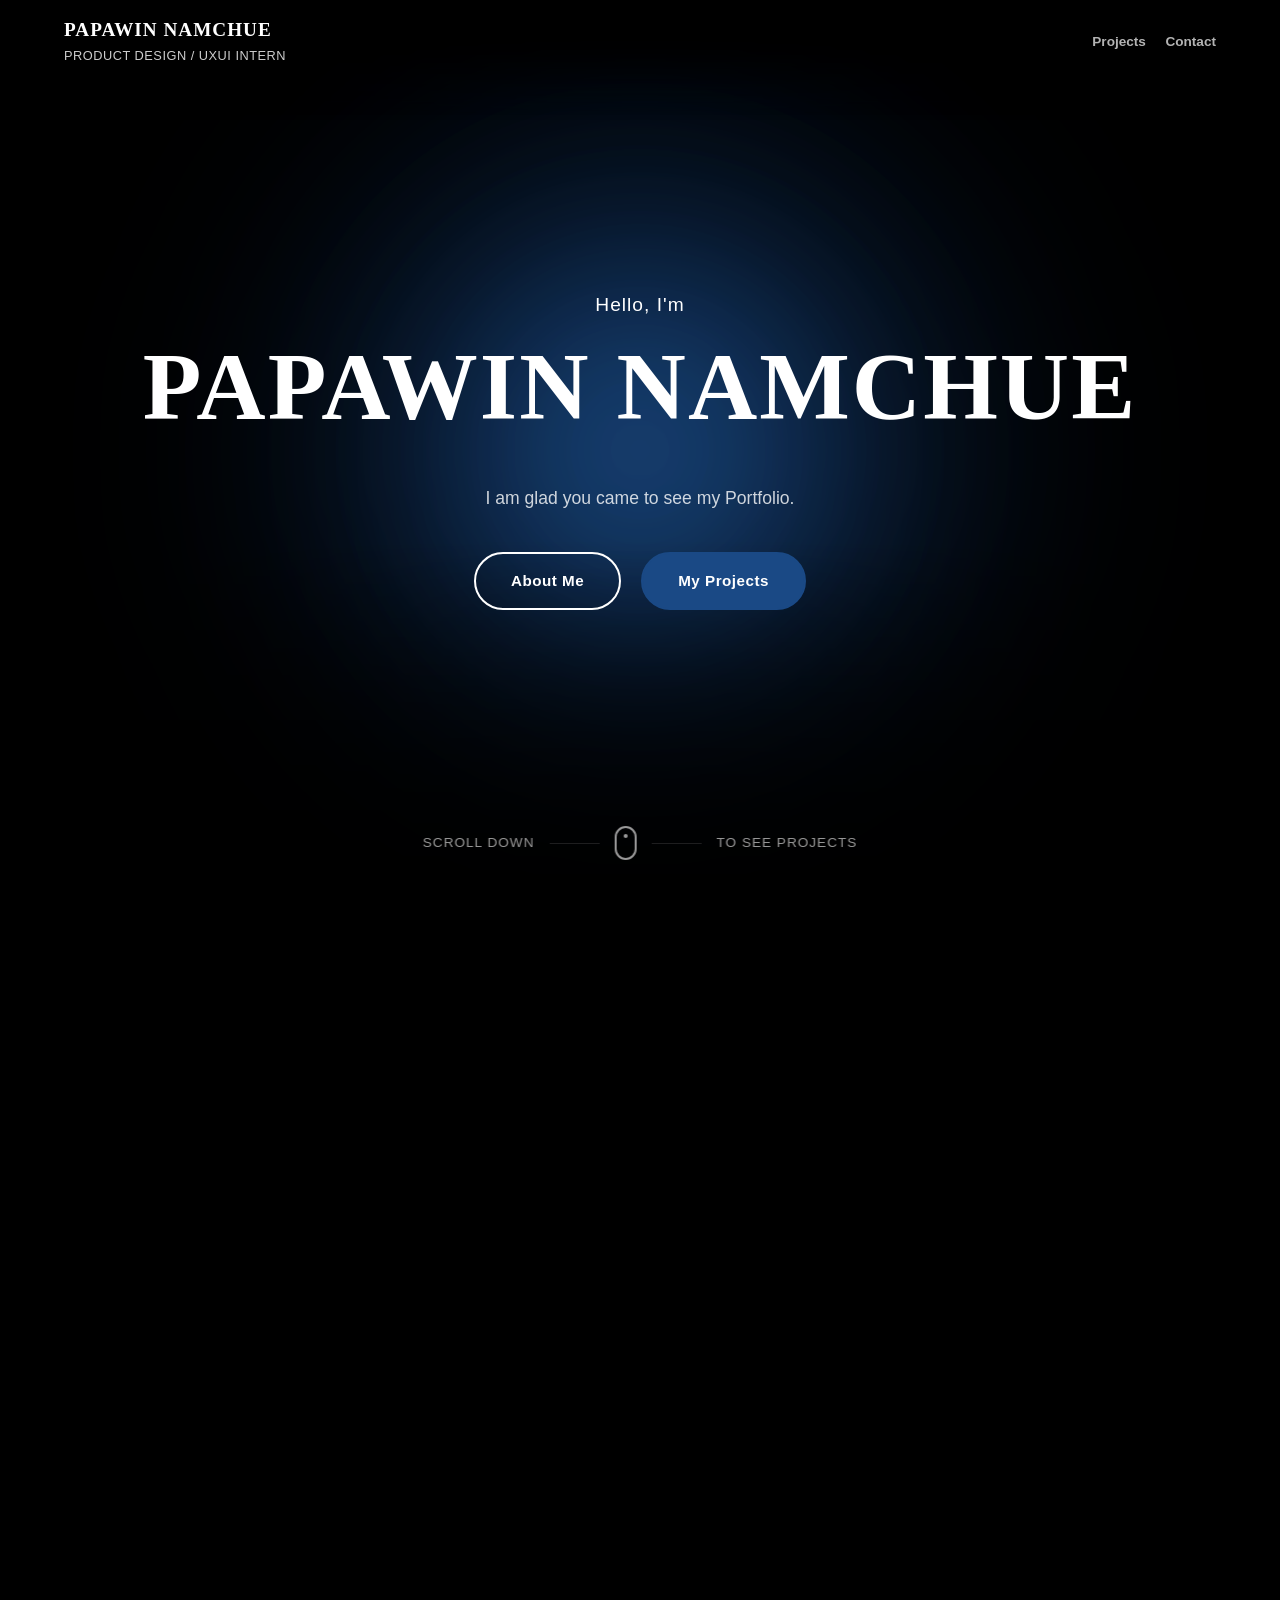
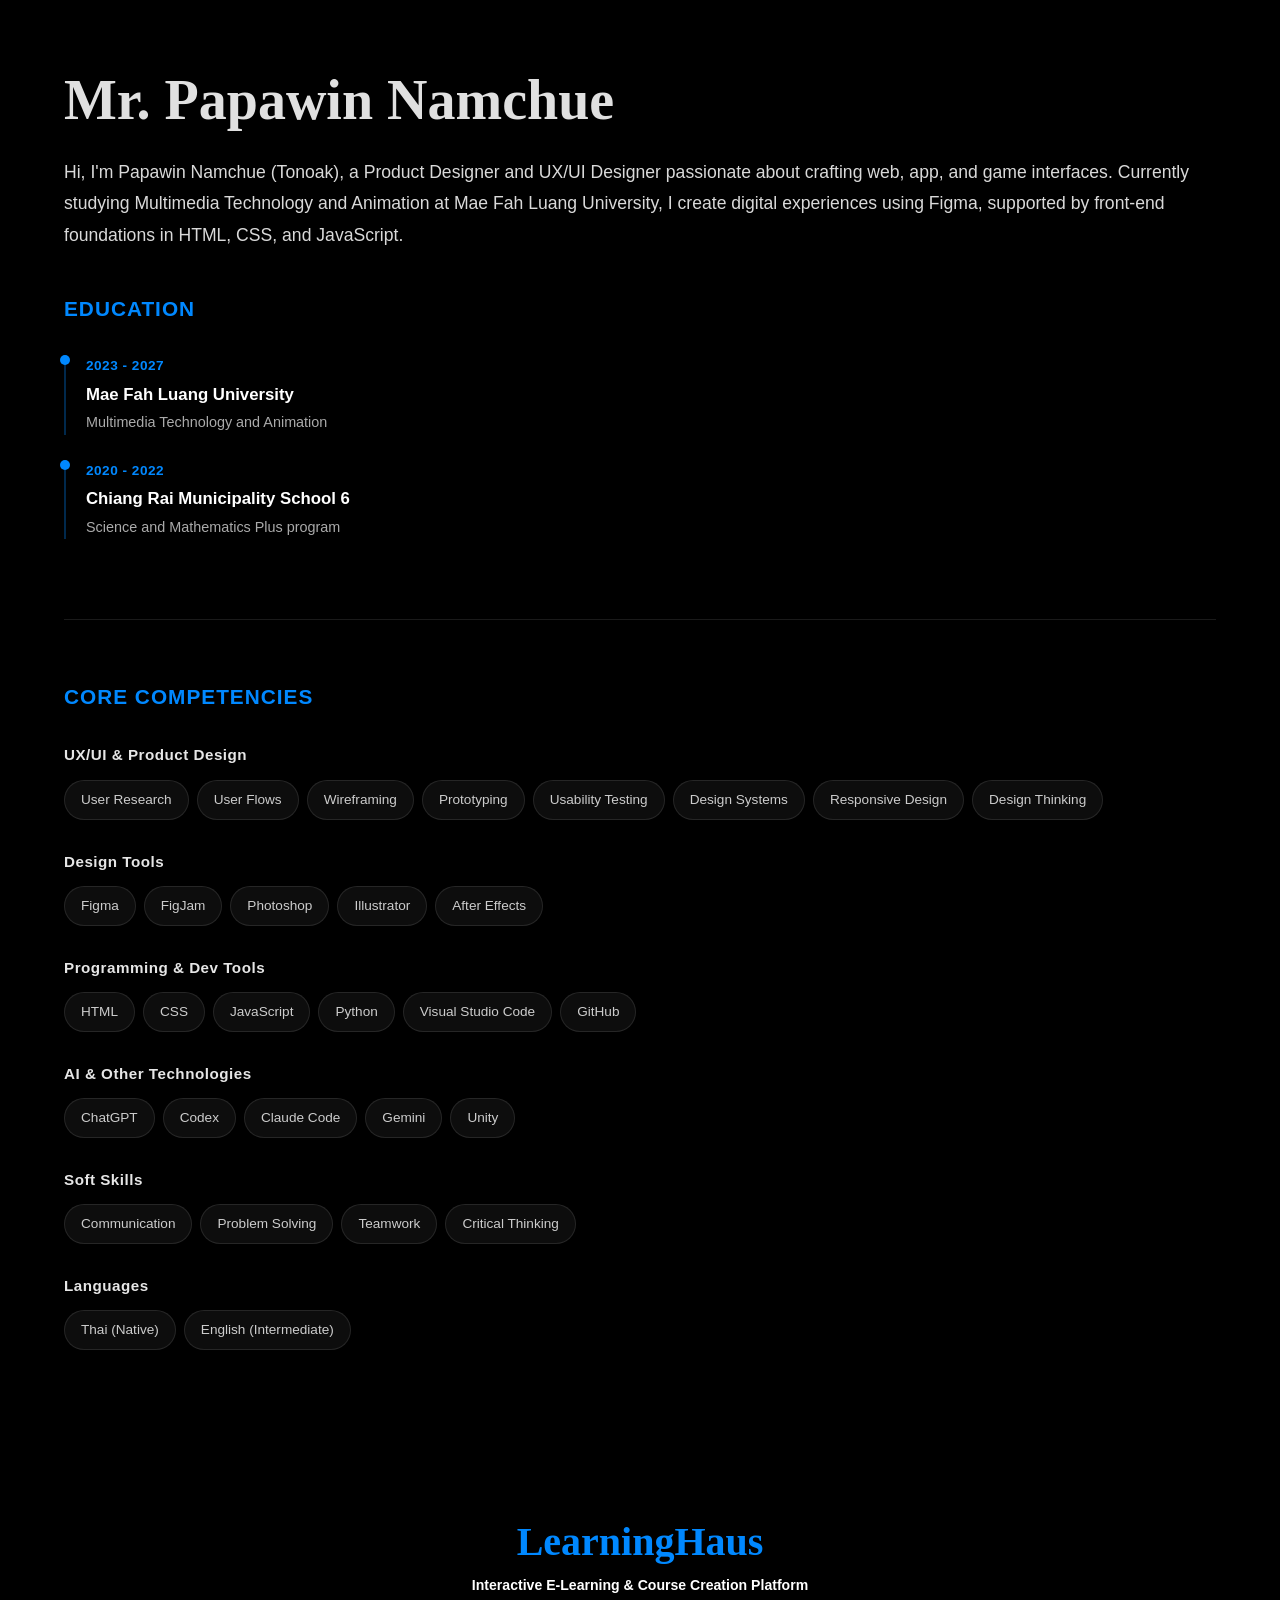
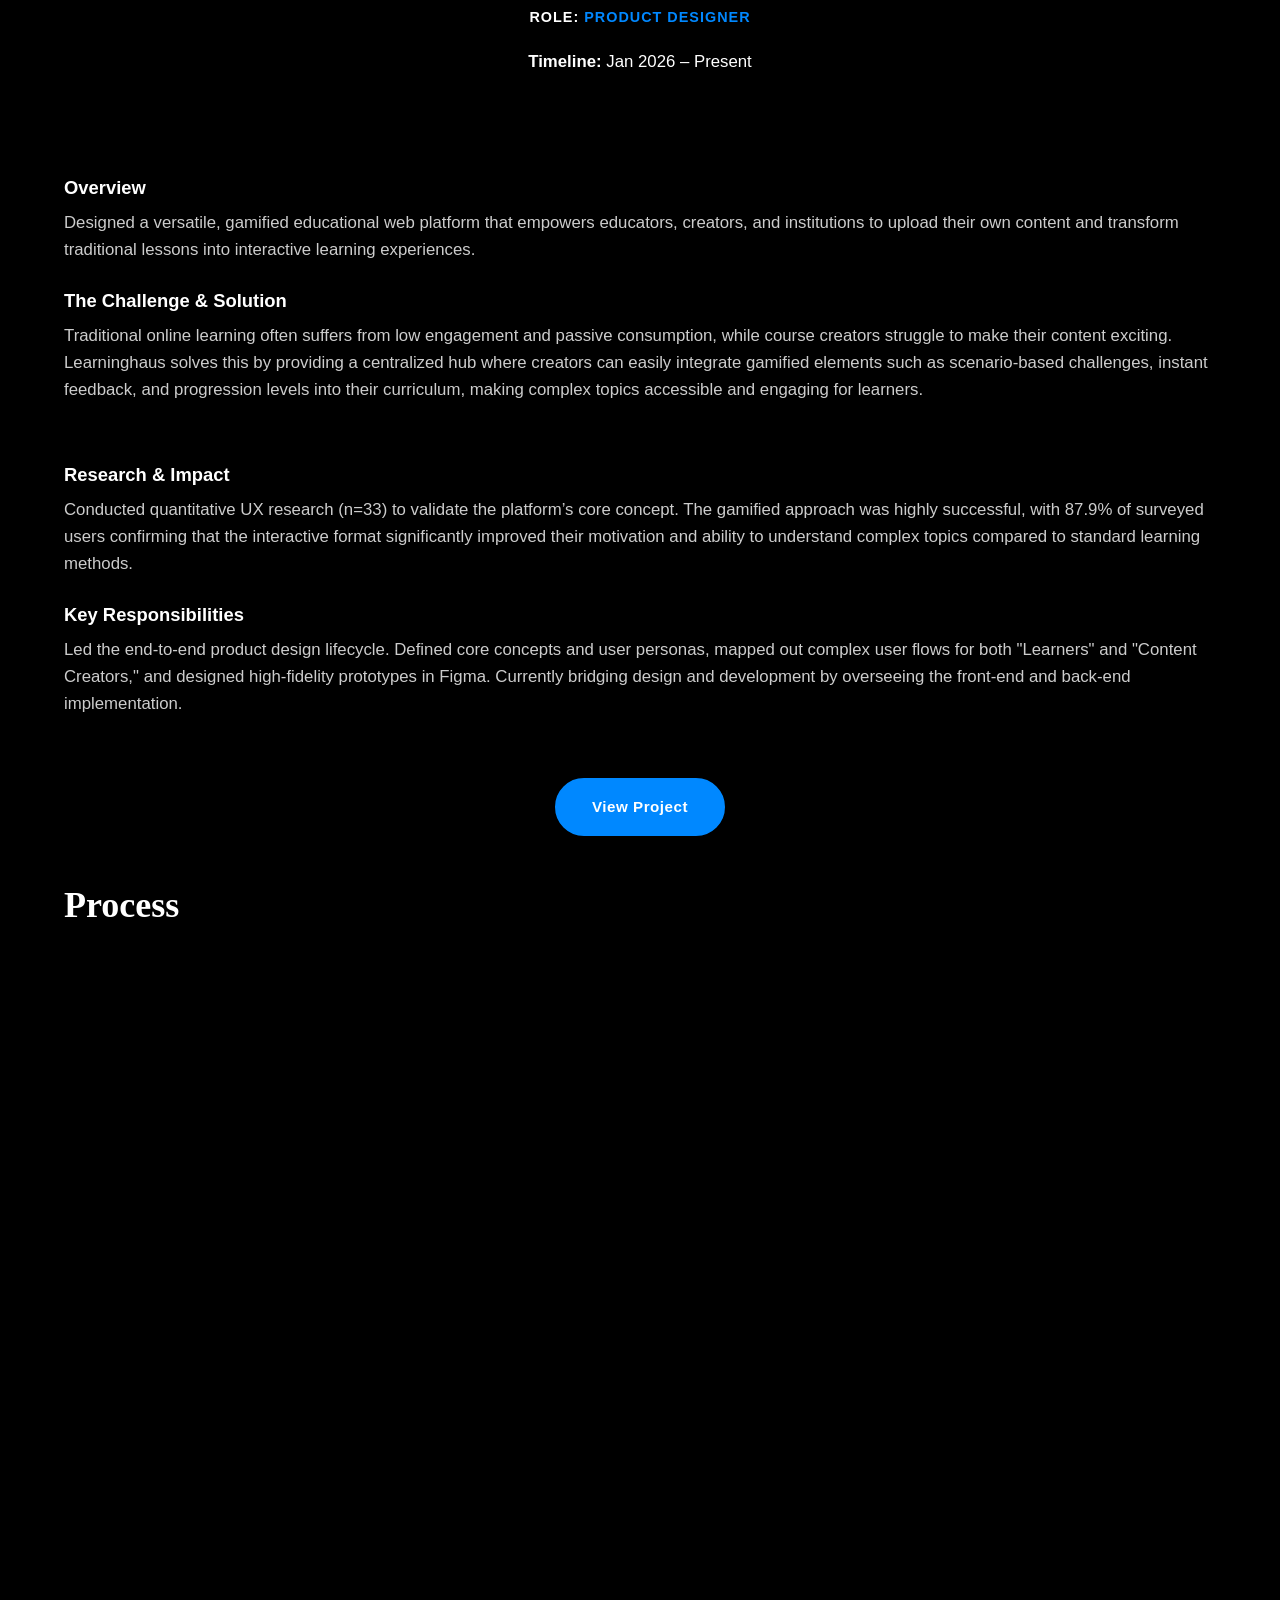
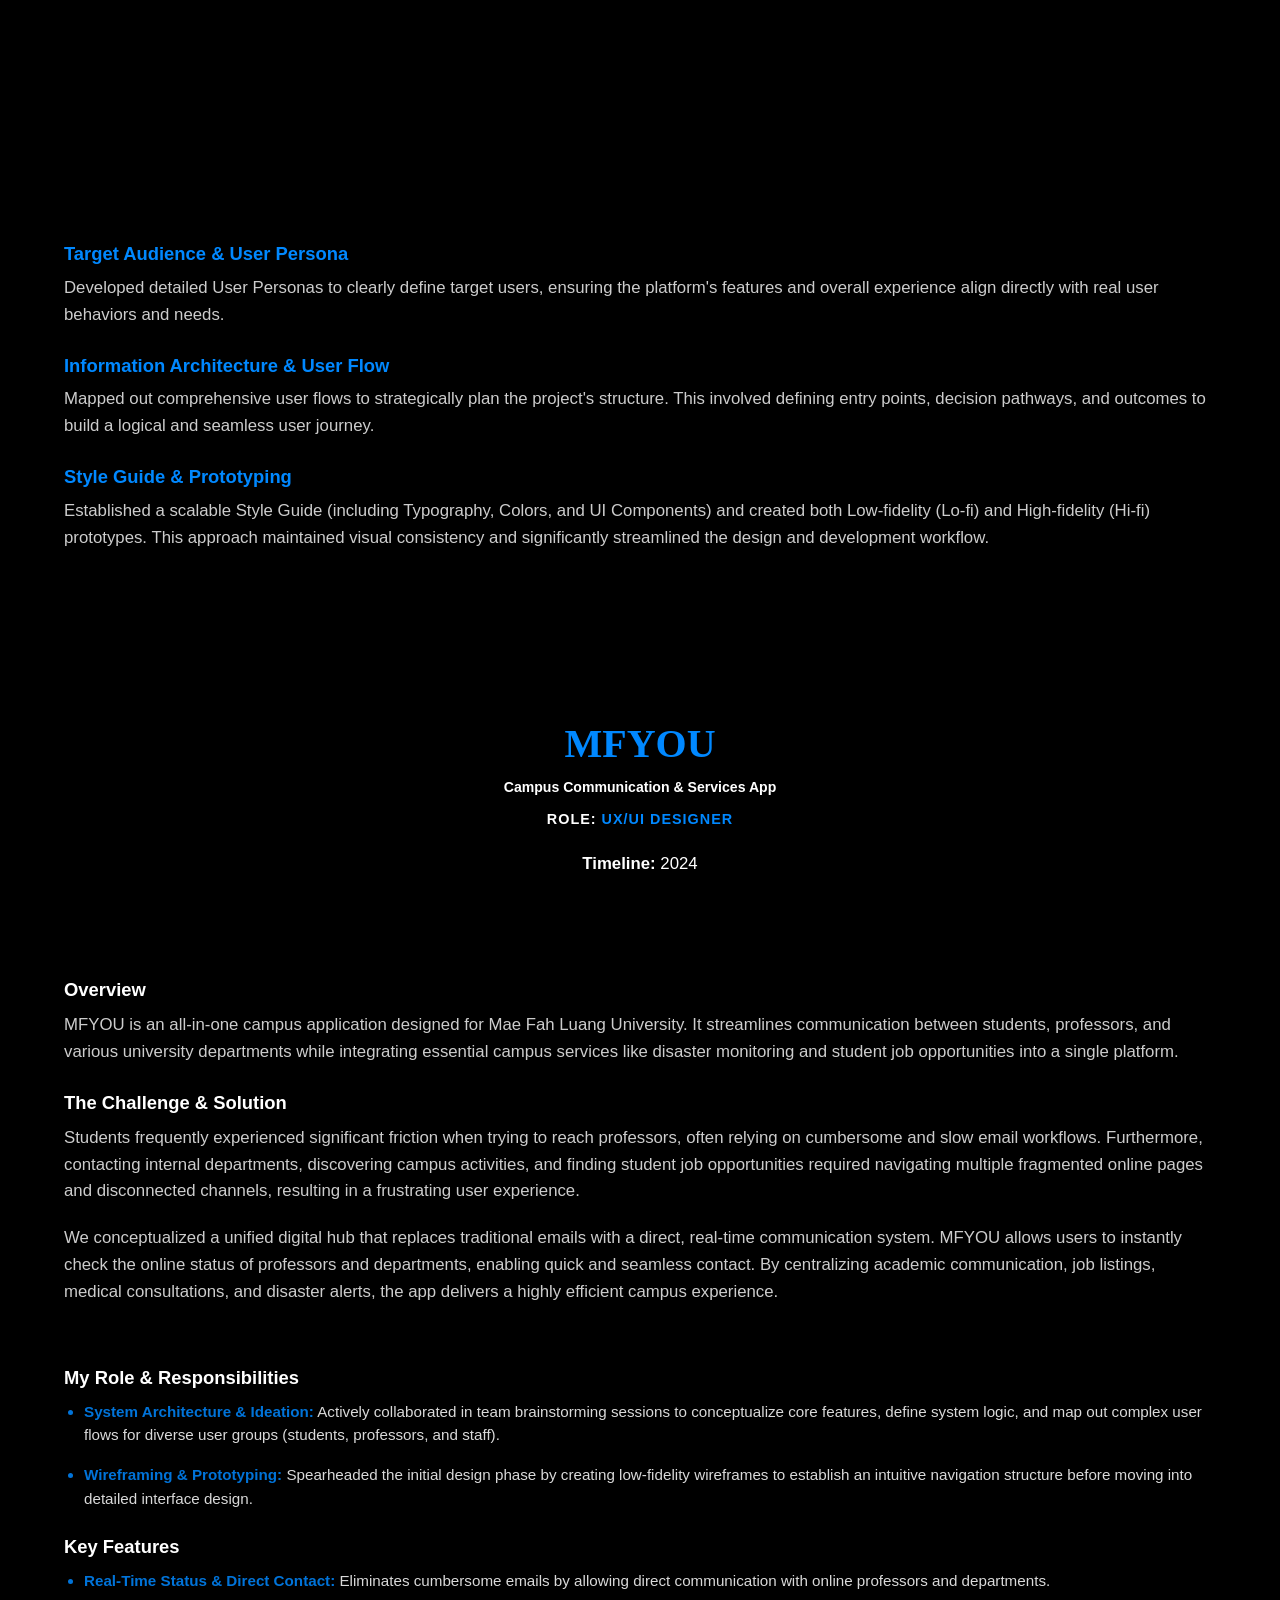
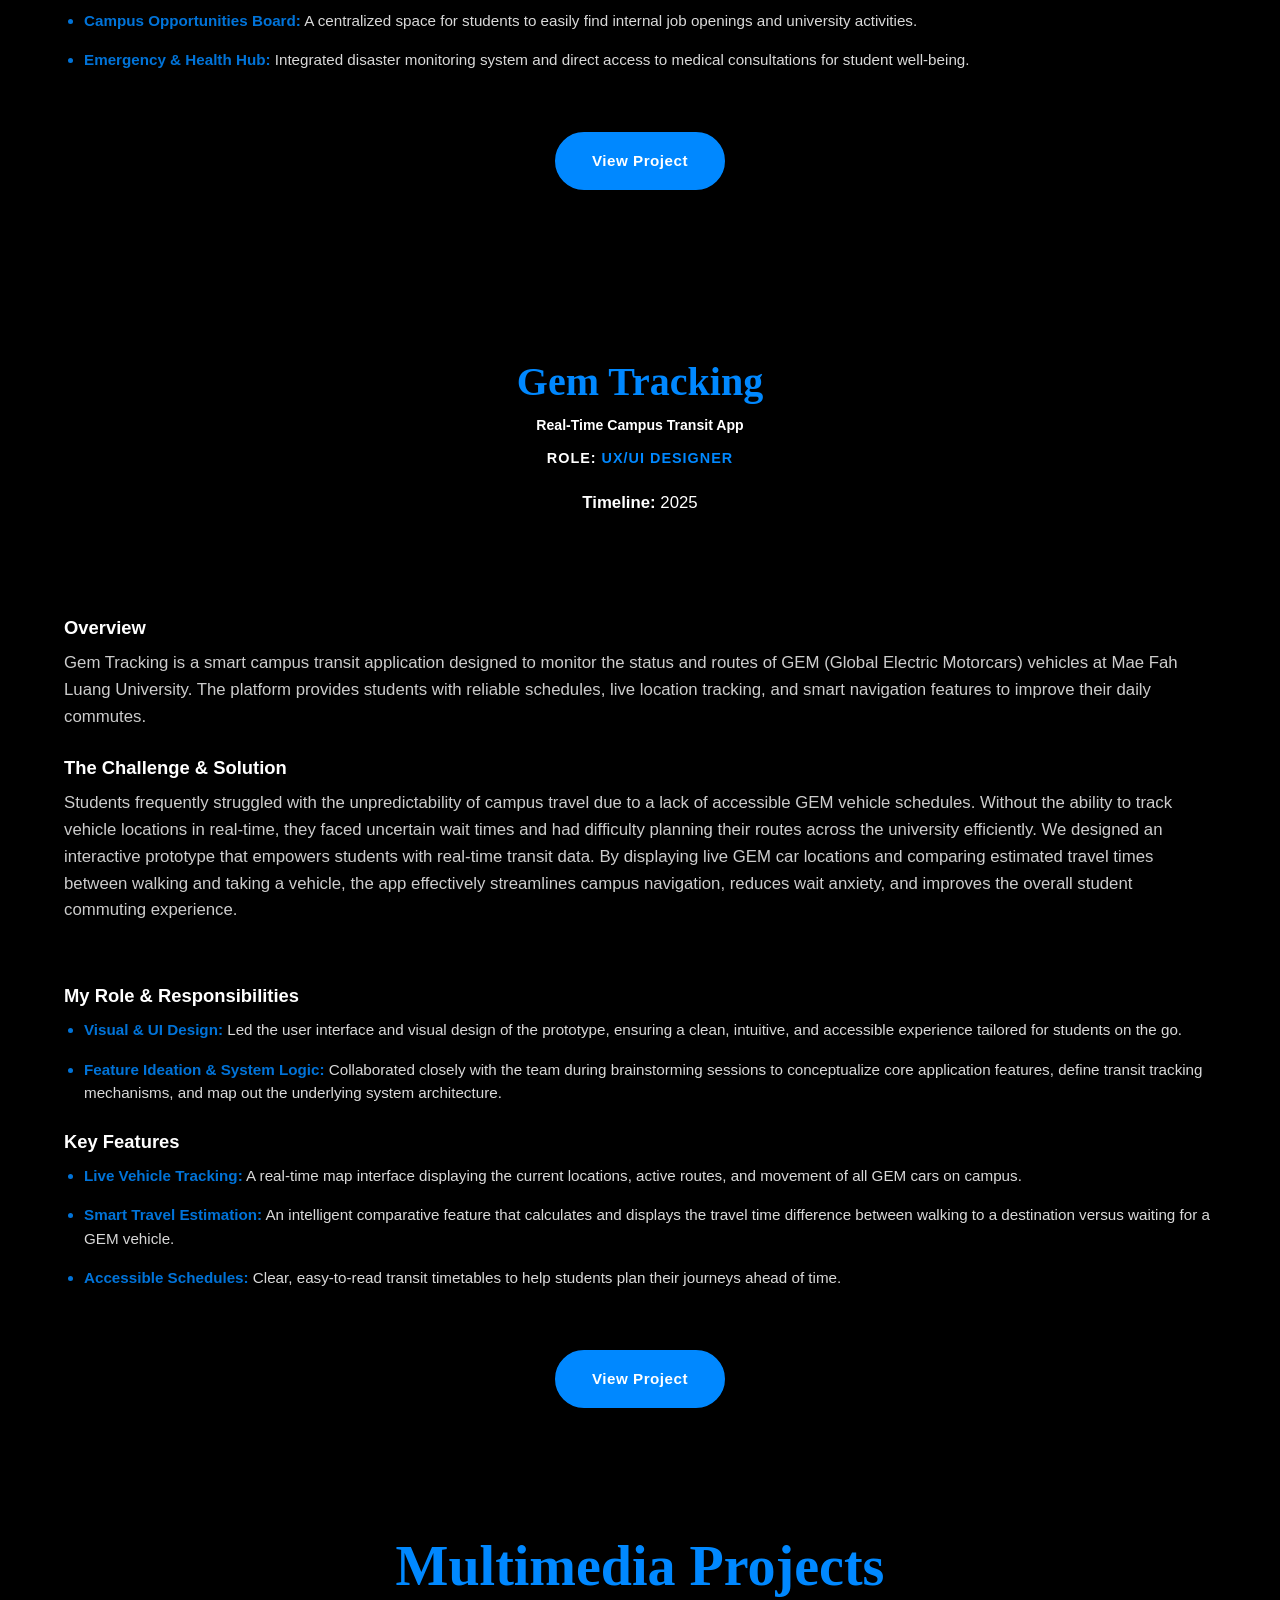
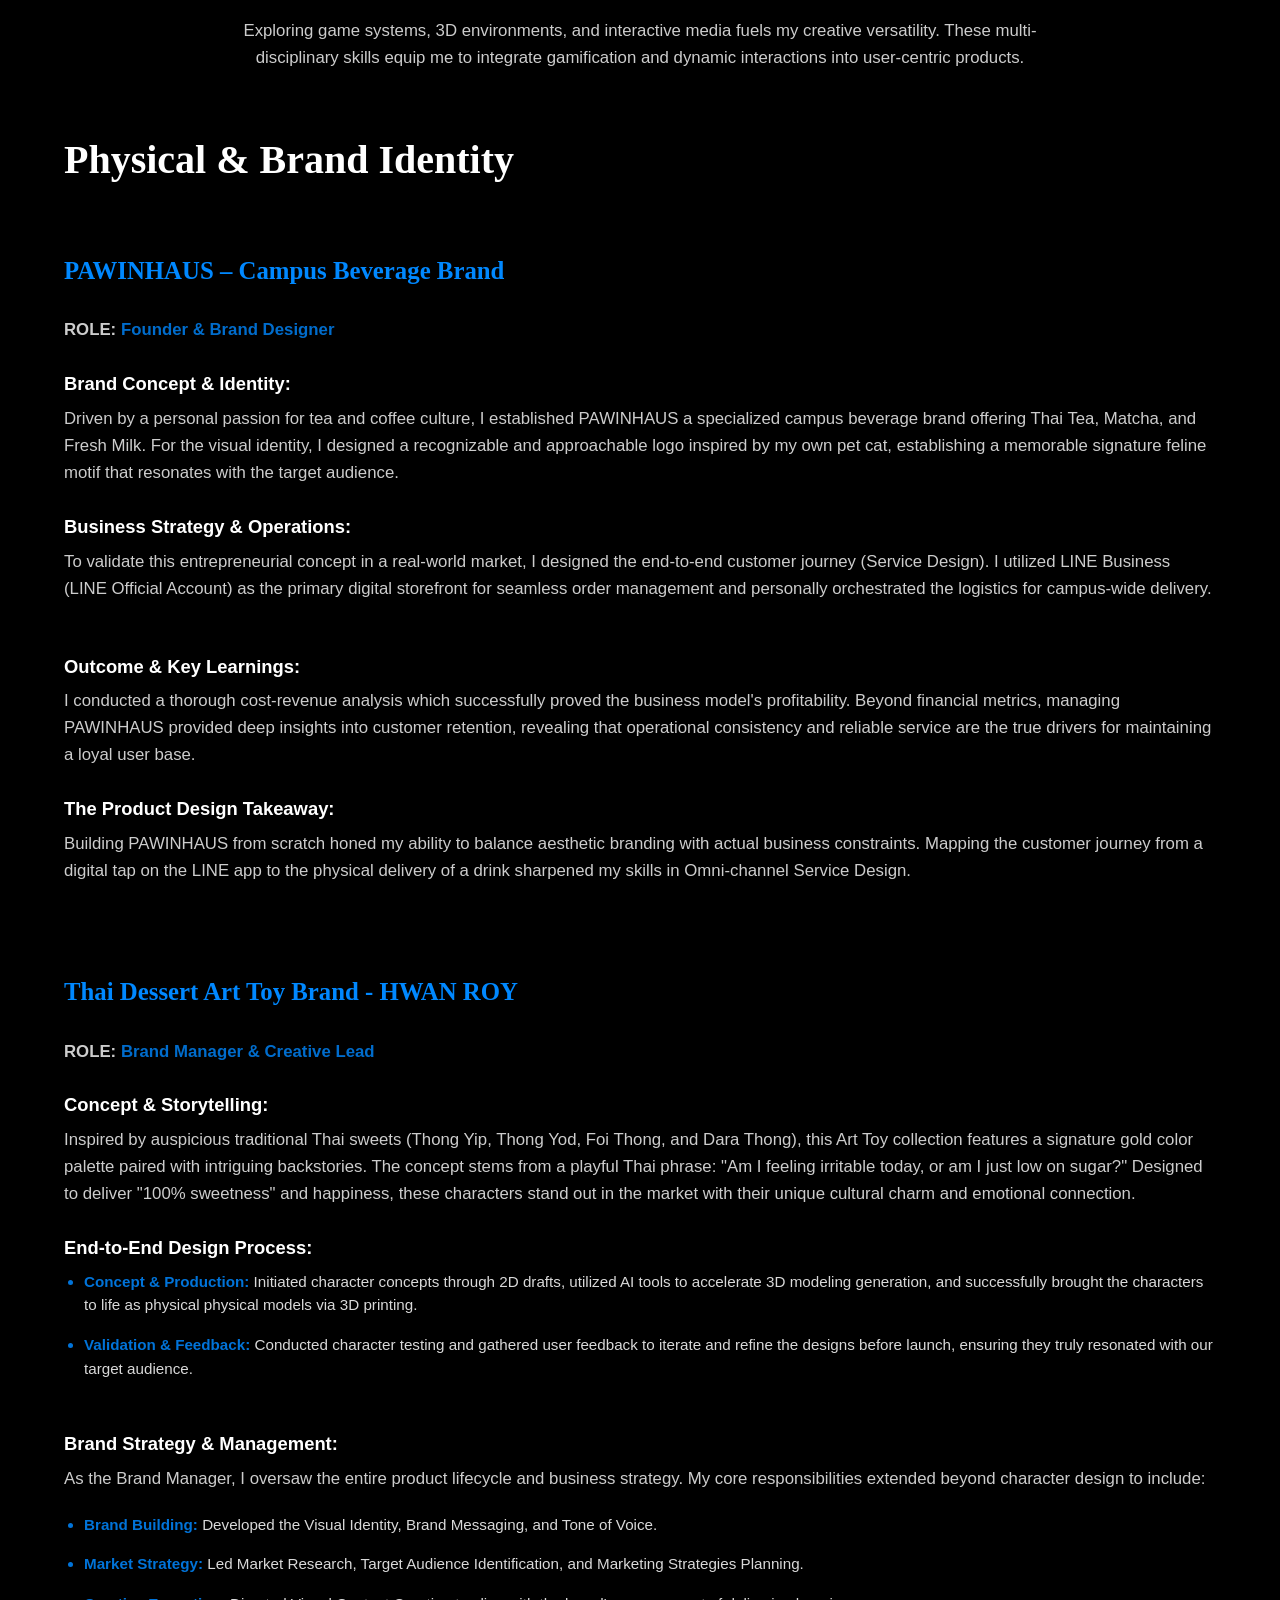
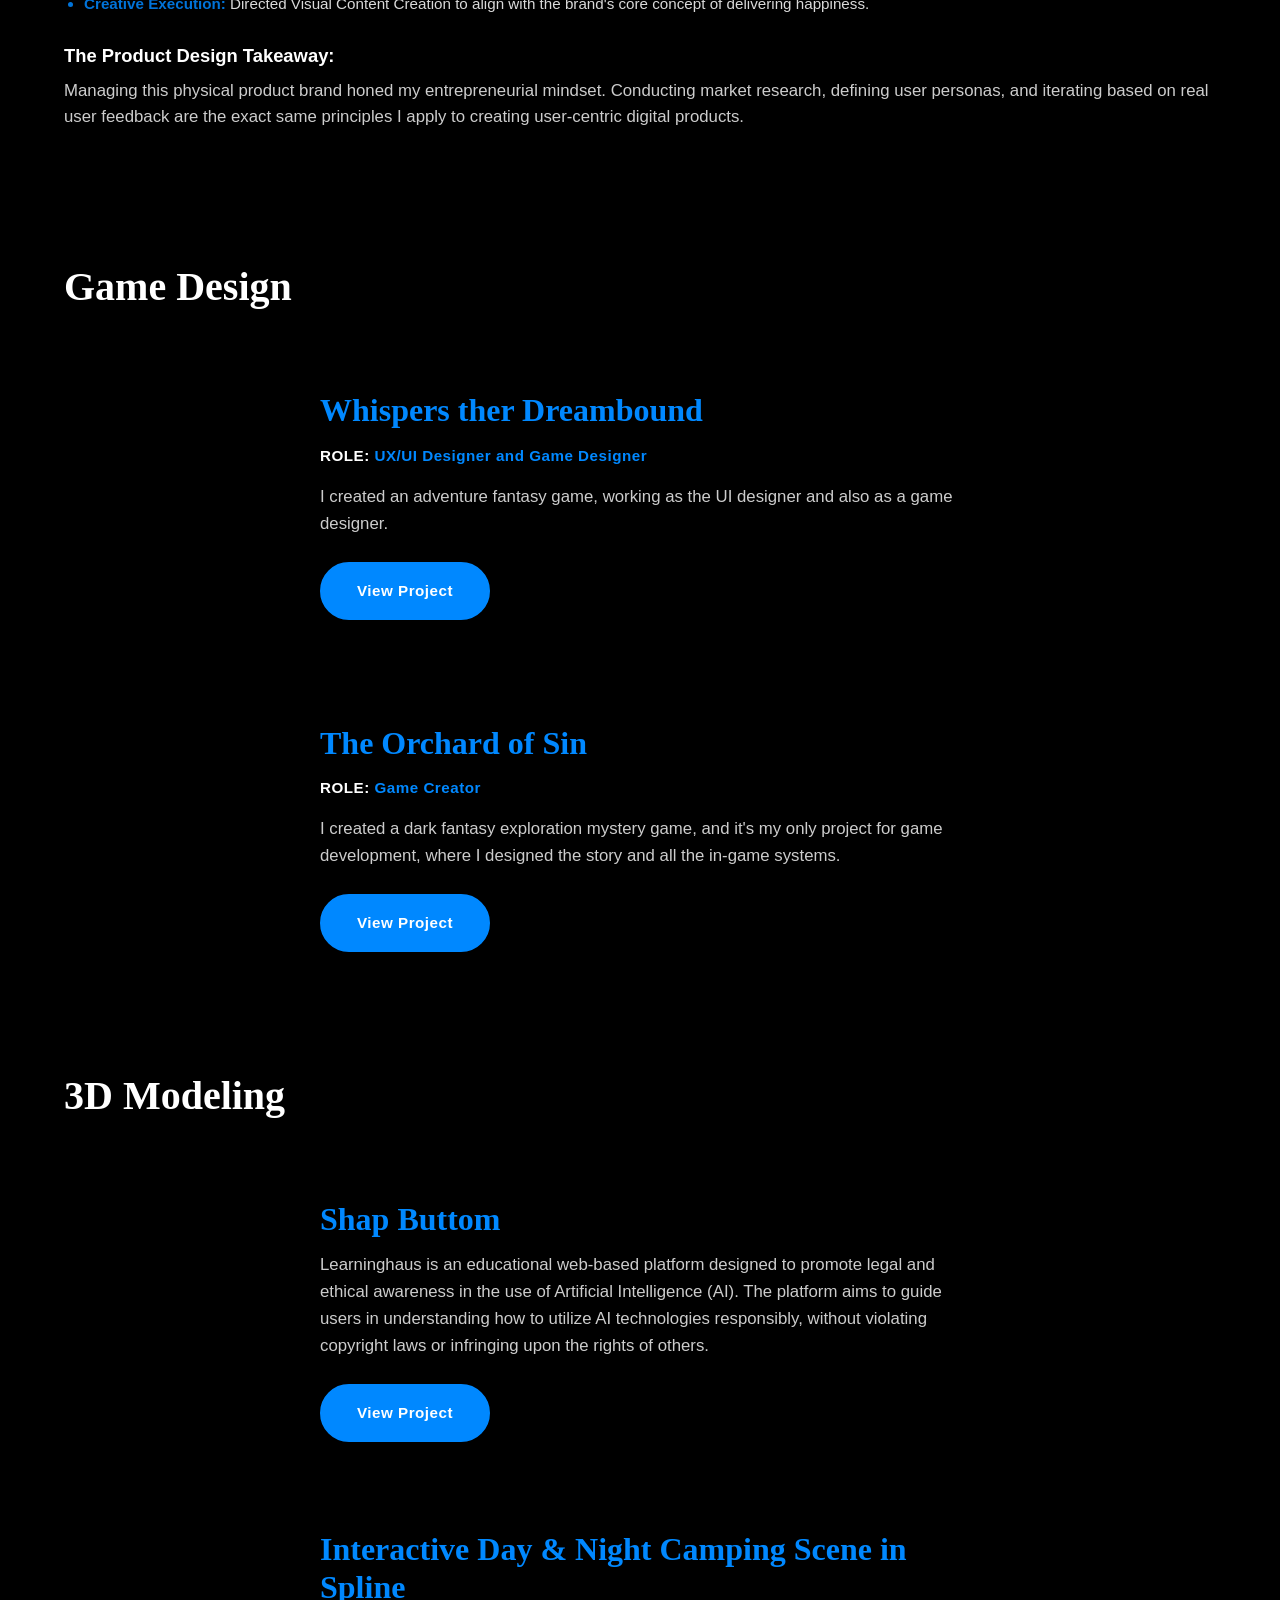
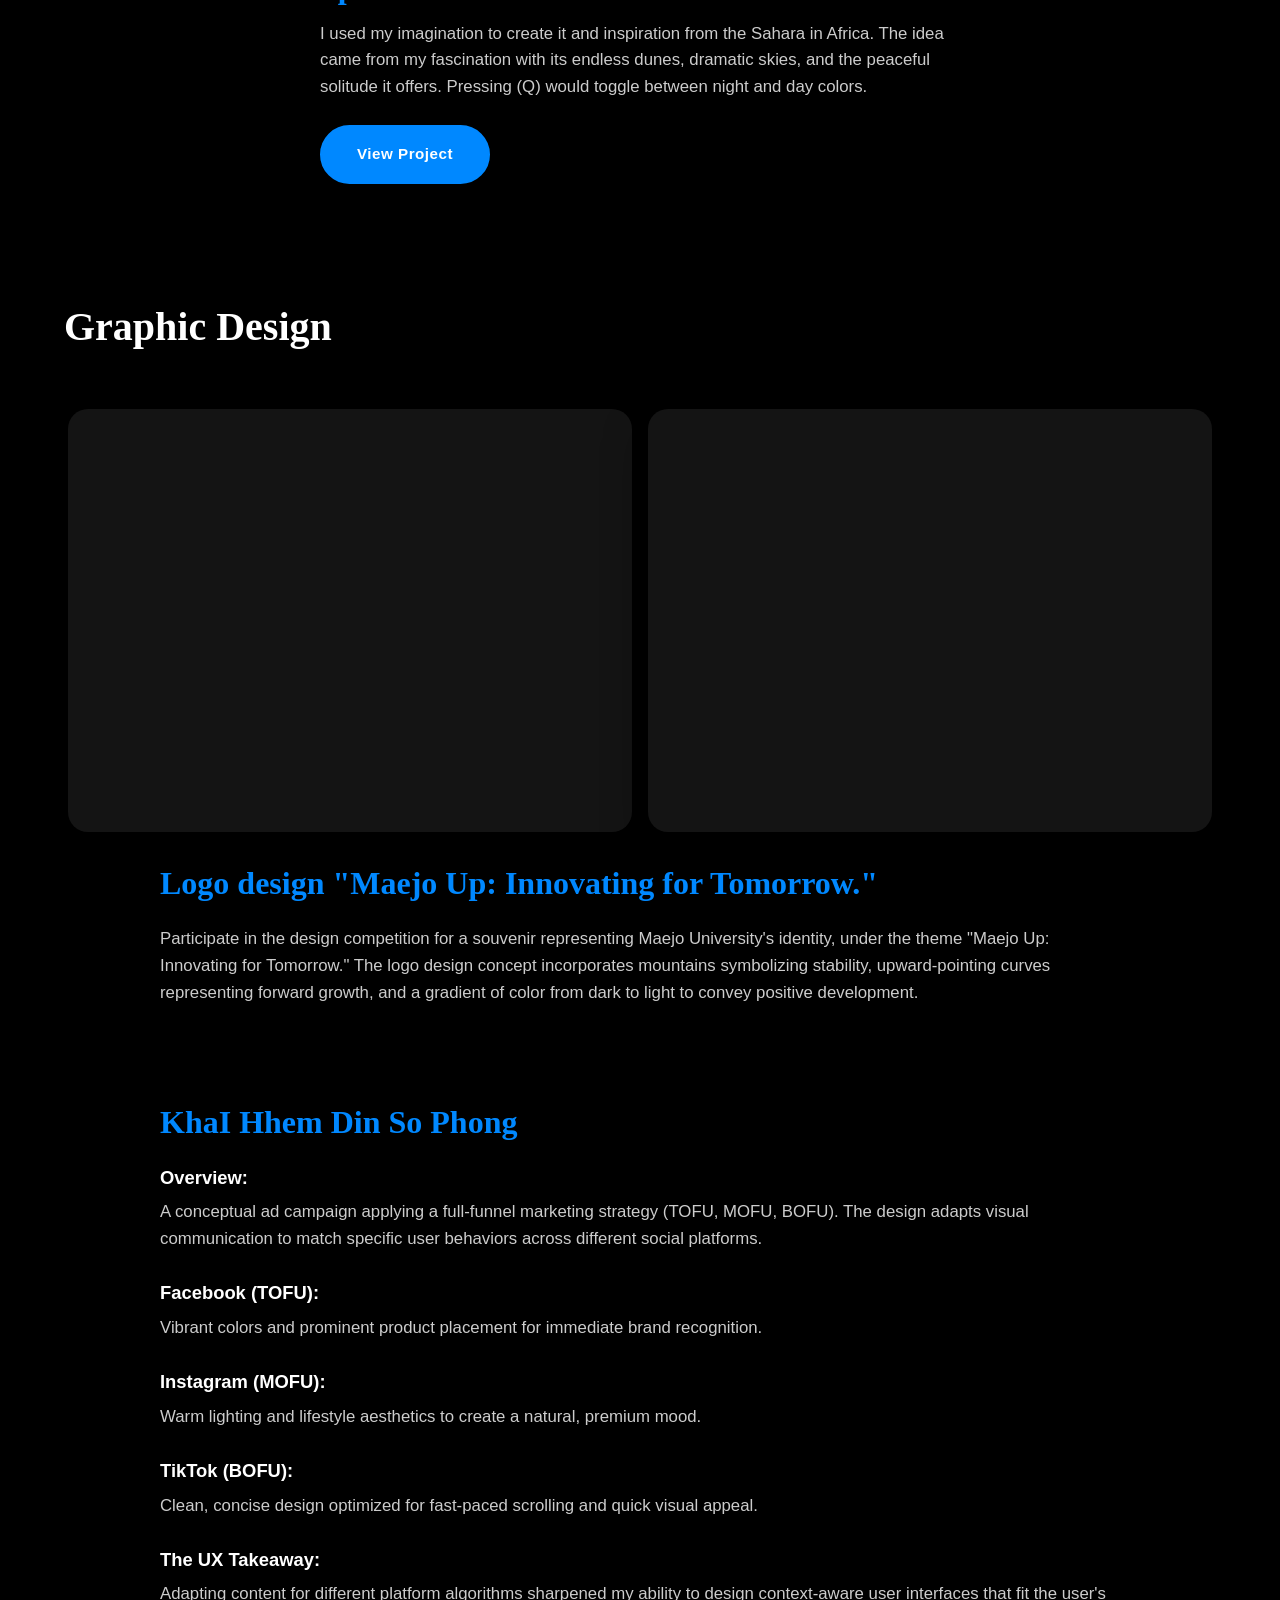
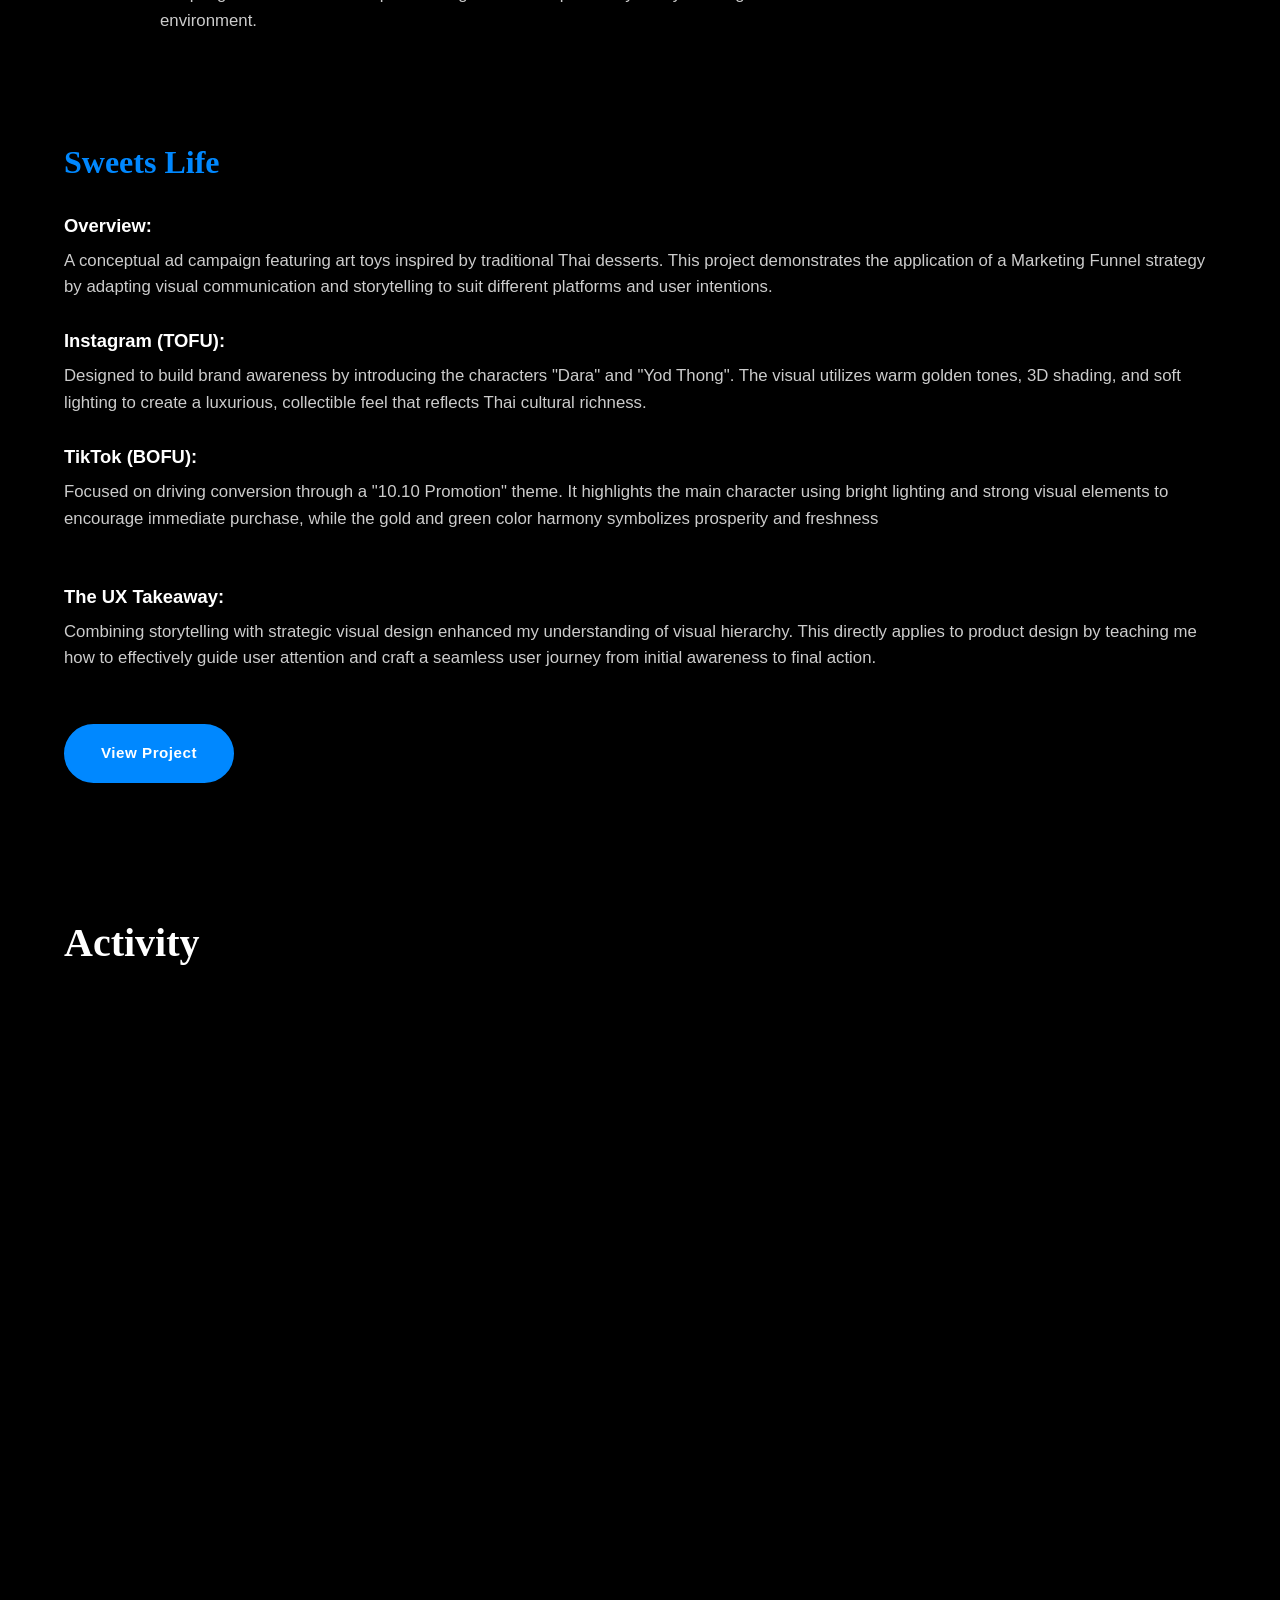
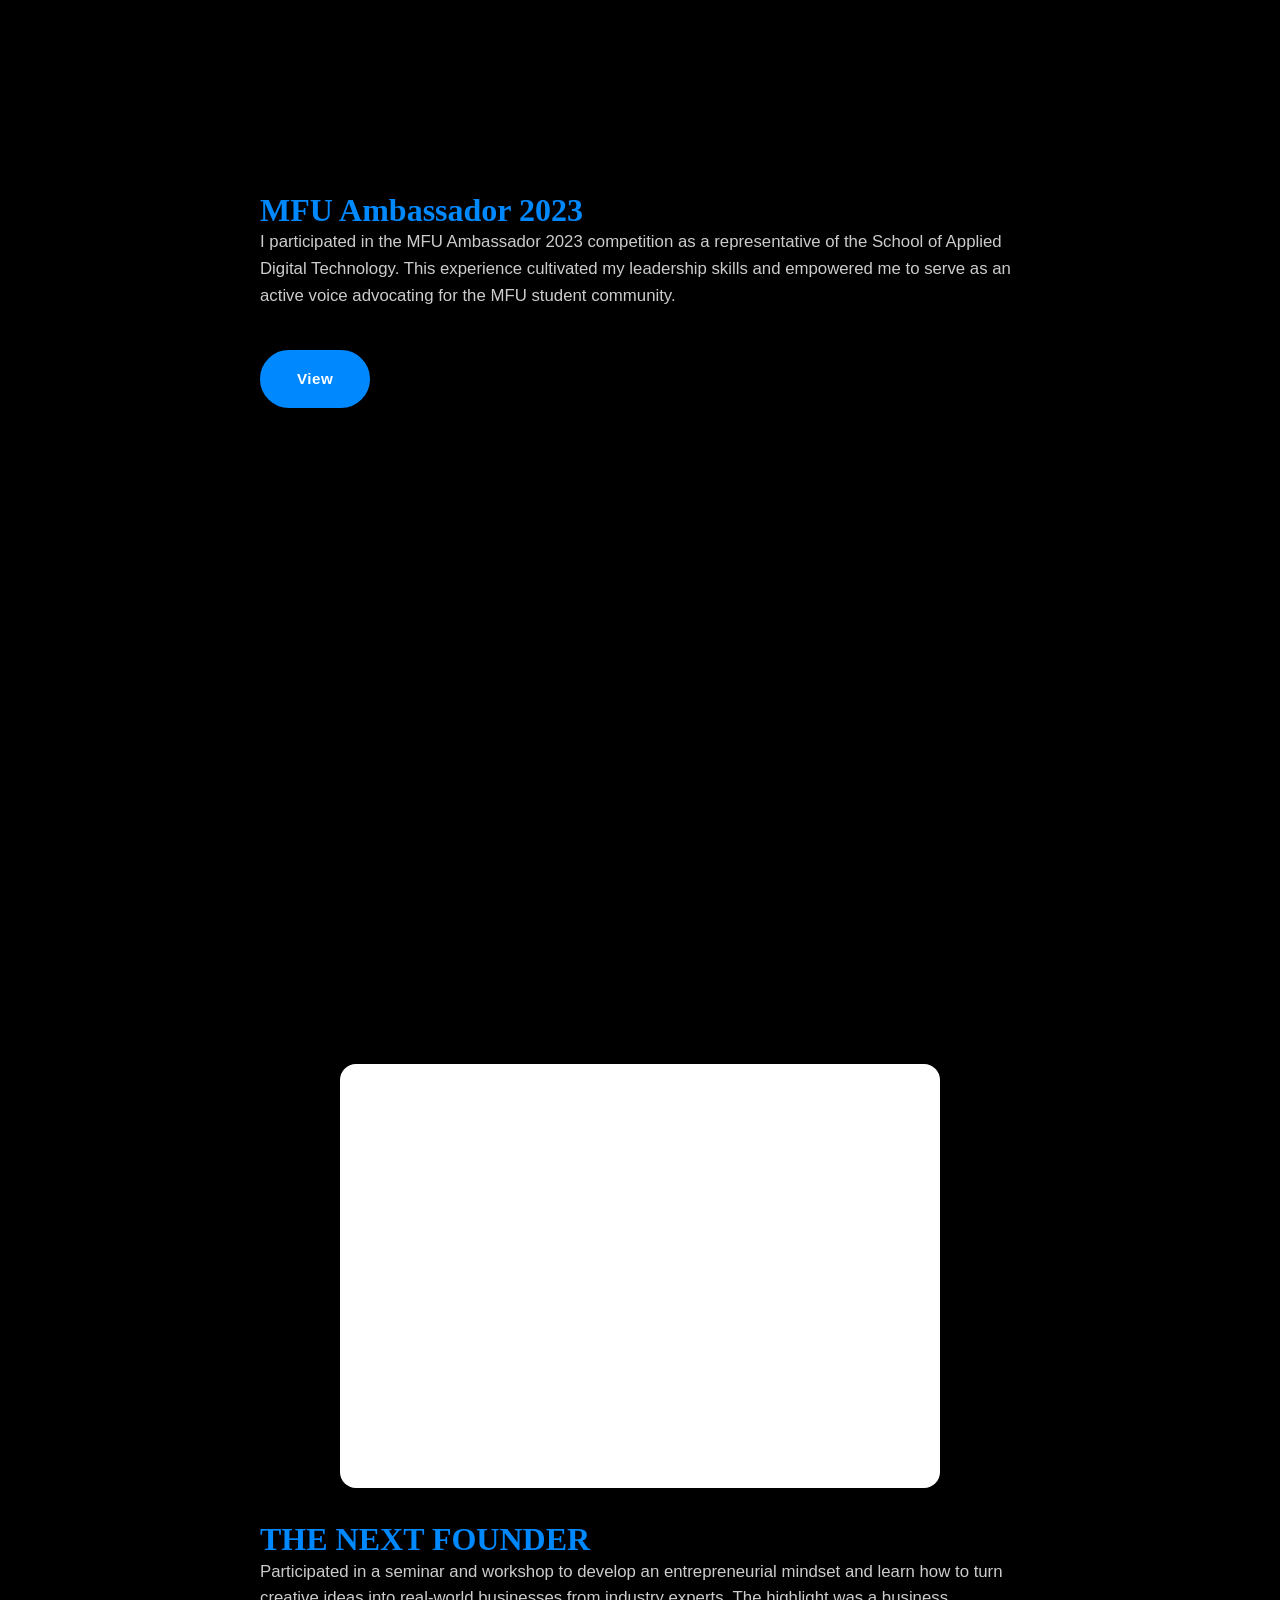
<file: portfolio_website.html>
<!DOCTYPE html>
<html lang="en">
<head>
    <meta charset="UTF-8">
    <meta name="viewport" content="width=device-width, initial-scale=1.0">
    <meta http-equiv="refresh" content="0; url=index.html">
    <title>PAPAWIN NAMCHUE - Portfolio</title>
</head>
<body>
    <p><a href="index.html">Open the portfolio</a></p>
</body>
</html>
</file>
<file: assets/css/styles.css>
/* -----------------------------------------------------------
   CSS Variables & General Style - แก้ไขโทนสีและฟอนต์ที่นี่
----------------------------------------------------------- */
:root {
    --bg-color: #000000; /* สีพื้นหลัง */
    --text-color: #ffffff; /* สีตัวอักษรหลัก */
    --accent-color: #0088ff; /* สีฟ้าสำหรับคลื่น */
    --font-serif: 'Playfair Display', serif; /* ฟอนต์หัวข้อใหญ่ */
    --font-sans: 'Inter', sans-serif; /* ฟอนต์ข้อความทั่วไป */
}

/* เพิ่มการเลื่อนหน้าเว็บแบบนุ่มนวล */
html {
    scroll-behavior: smooth;
}

* {
    margin: 0;
    padding: 0;
    box-sizing: border-box;
}

body {
    font-family: var(--font-sans);
    background-color: var(--bg-color);
    color: var(--text-color);
    line-height: 1.6;
    overflow-x: hidden;
}

.role-label {
    color: #fff;
    opacity: 1;
}

/* -----------------------------------------------------------
   Header
----------------------------------------------------------- */
header {
    position: fixed;
    top: 0;
    left: 0;
    width: 100%;
    padding: 20px 5%;
    display: flex;
    justify-content: space-between;
    align-items: center;
    z-index: 1000;
}

/* สร้างเอฟเฟกต์เบลอไล่ระดับ (Smooth Blur) พื้นหลัง Navbar */
header::before {
    content: '';
    position: absolute;
    top: 0;
    left: 0;
    width: 100%;
    height: 120px; /* ระยะความสูงของโซนที่ต้องการเบลอ */
    z-index: -1;
    /* สีดำไล่ระดับจากทึบไปโปร่งใส */
    background: linear-gradient(to bottom, rgba(0,0,0,0.95) 30%, rgba(0,0,0,0) 100%);
    /* เบลอเนื้อหาที่เลื่อนผ่านด้านหลัง */
    backdrop-filter: blur(12px);
    -webkit-backdrop-filter: blur(12px);
    /* ไล่ระดับความเบลอให้กลืนไปกับด้านล่างแบบไร้รอยต่อ */
    -webkit-mask-image: linear-gradient(to bottom, rgba(0,0,0,1) 40%, rgba(0,0,0,0) 100%);
    mask-image: linear-gradient(to bottom, rgba(0,0,0,1) 40%, rgba(0,0,0,0) 100%);
    pointer-events: none;
}

header .logo {
    font-family: var(--font-serif);
    font-weight: 700;
    font-size: 1.2rem;
    text-transform: uppercase;
    letter-spacing: 1px;
    cursor: pointer;
    transition: opacity 0.3s;
}

header .logo:hover {
    opacity: 0.8;
}

.logo-container {
    cursor: pointer;
}

.logo-container:focus-visible {
    outline: 2px solid var(--accent-color);
    outline-offset: 6px;
}

header .subtitle {
    font-size: 0.8rem;
    opacity: 0.8;
    letter-spacing: 0.5px;
}

header nav a {
    color: var(--text-color);
    text-decoration: none;
    margin-left: 30px;
    font-size: 0.9rem;
    opacity: 0.7;
    font-weight: 600;
    transition: opacity 0.3s, transform 0.3s;
    display: inline-block;
}

header nav a:hover {
    opacity: 1;
    transform: translateY(-2px);
}

/* -----------------------------------------------------------
   Hero Section & Moving Wave
----------------------------------------------------------- */
.hero {
    position: relative;
    height: 100vh;
    display: flex;
    flex-direction: column;
    justify-content: center;
    align-items: center;
    text-align: center;
    overflow: hidden;
    padding: 0 5%;
}

.hero > h2,
.hero > h1,
.hero > p,
.hero-btns {
    position: relative;
    z-index: 10;
}

.hero h2 {
    font-size: 1.2rem;
    font-weight: 400;
    margin-bottom: -10px;
    letter-spacing: 1px;
}

.hero h1 {
    font-family: var(--font-serif);
    font-size: clamp(3.5rem, 8vw, 6rem); /* ปรับขนาดฟอนต์อัตโนมัติตามหน้าจอ */
    font-weight: 700;
    text-transform: uppercase;
    letter-spacing: 2px;
    z-index: 10;
}

.hero p {
    font-size: 1.1rem;
    opacity: 0.8;
    margin: 20px 0 40px 0;
    z-index: 10;
}

/* -----------------------------------------------------------
   พื้นหลังควัน/คลื่นน้ำสีฟ้าเข้ม (สไตล์ภาพหมอก/น้ำไหล)
----------------------------------------------------------- */
.hero-fluid-bg {
    position: absolute;
    top: 0;
    left: 0;
    width: 100%;
    height: 100%;
    background-color: #000000; /* พื้นหลังสีดำสนิทตามที่ขอ */
    overflow: hidden;
    z-index: 1;
    /* เพิ่ม Mask เพื่อเบลอขอบด้านล่างให้เฟดเนียนไปกับพื้นหลังสีดำของ Section ถัดไป */
    -webkit-mask-image: linear-gradient(to bottom, rgba(0,0,0,1) 60%, rgba(0,0,0,0) 100%);
    mask-image: linear-gradient(to bottom, rgba(0,0,0,1) 60%, rgba(0,0,0,0) 100%);
}

/* ใช้เทคนิค CSS Layer + Blur + Transform (GPU Accelerated) เพื่อให้ลื่นไหล 60fps */
.smooth-smoke {
    position: absolute;
    top: 0;
    left: 0;
    border-radius: 40% 60% 70% 30% / 40% 50% 60% 50%; /* รูปทรงอิสระ (Organic shape) */
    filter: blur(80px); /* เบลอหนักๆ เพื่อให้ดูเป็นควัน/ของเหลว */
    mix-blend-mode: screen;
    pointer-events: none; /* ป้องกันไม่ให้ควันบังการคลิกปุ่ม */
    /* ตำแหน่งจะถูกควบคุมด้วย Javascript ผ่านตัวแปร --x และ --y ตามเมาส์ */
    translate: calc(var(--x, 50vw) - 50%) calc(var(--y, 50vh) - 50%);
    will-change: translate, rotate; /* บอกเบราว์เซอร์ให้ใช้การ์ดจอประมวลผล (สมูทที่สุด) */
}

.smoke-1 {
    width: 50vw; height: 50vw; min-width: 500px; min-height: 500px;
    background: radial-gradient(circle at 50% 50%, rgba(21, 60, 115, 0.8) 0%, transparent 60%);
    animation: spin1 20s infinite linear;
}

.smoke-2 {
    width: 70vw; height: 70vw; min-width: 700px; min-height: 700px;
    background: radial-gradient(circle at 50% 50%, rgba(10, 29, 56, 0.6) 0%, transparent 60%);
    animation: spin2 30s infinite linear reverse;
}

.smoke-3 {
    width: 90vw; height: 90vw; min-width: 900px; min-height: 900px;
    background: radial-gradient(circle at 50% 50%, rgba(8, 33, 66, 0.7) 0%, transparent 60%);
    animation: spin3 40s infinite linear;
}

@keyframes spin1 { 100% { rotate: 360deg; } }
@keyframes spin2 { 100% { rotate: 360deg; } }
@keyframes spin3 { 100% { rotate: 360deg; } }

/* -----------------------------------------------------------
   พื้นหลังควันสีฟ้าแบบคงที่ (สำหรับ Footer)
----------------------------------------------------------- */
.footer-fluid-bg {
    position: absolute;
    bottom: 0;
    left: 0;
    width: 100%;
    height: 100%;
    background-color: #000000;
    overflow: hidden;
    z-index: 1;
    /* เบลอขอบด้านบนให้เนียนไปกับ Section ก่อนหน้า */
    -webkit-mask-image: linear-gradient(to top, rgba(0,0,0,1) 50%, rgba(0,0,0,0) 100%);
    mask-image: linear-gradient(to top, rgba(0,0,0,1) 50%, rgba(0,0,0,0) 100%);
}

.static-smoke {
    position: absolute;
    top: 50%;
    left: 50%;
    border-radius: 40% 60% 70% 30% / 40% 50% 60% 50%;
    filter: blur(80px);
    mix-blend-mode: screen;
    pointer-events: none;
    /* ฟิกซ์ตำแหน่งตรงกลาง ไม่ตั้งค่าเลื่อนตามเมาส์ */
    translate: -50% -50%;
    will-change: rotate;
}

.f-smoke-1 {
    width: 600px; height: 600px;
    background: radial-gradient(circle at 50% 50%, rgba(21, 60, 115, 0.8) 0%, transparent 60%);
    animation: spin1 20s infinite linear;
}

.f-smoke-2 {
    width: 800px; height: 800px;
    background: radial-gradient(circle at 50% 50%, rgba(10, 29, 56, 0.6) 0%, transparent 60%);
    animation: spin2 30s infinite linear reverse;
}

.f-smoke-3 {
    width: 1000px; height: 1000px;
    background: radial-gradient(circle at 50% 50%, rgba(8, 33, 66, 0.7) 0%, transparent 60%);
    animation: spin3 40s infinite linear;
}

/* -----------------------------------------------------------
   ปุ่ม (Buttons) - มีอนิเมชั่นเมื่อนำเมาส์มาวาง
----------------------------------------------------------- */
.hero-btns {
    display: flex;
    gap: 20px;
    z-index: 10;
}

@keyframes ripple {
    0% { width: 0; height: 0; opacity: 1; }
    100% { width: 400px; height: 400px; opacity: 0; }
}

.button-ripple {
    position: absolute;
    width: 2px;
    height: 2px;
    border-radius: 50%;
    transform: translate(-50%, -50%);
    animation: ripple 0.6s linear;
    pointer-events: none;
}

.btn-solid .button-ripple {
    background: rgba(255, 255, 255, 0.4);
}

.btn-outline .button-ripple {
    background: rgba(255, 255, 255, 0.2);
}

.btn {
    display: inline-block;
    padding: 15px 35px;
    border-radius: 30px;
    text-decoration: none;
    font-weight: 600;
    font-size: 0.95rem;
    transition: transform 0.3s ease, box-shadow 0.3s ease, background 0.3s ease, border-color 0.3s ease;
    cursor: pointer;
    position: relative;
    overflow: hidden; /* สำหรับ Ripple effect */
    letter-spacing: 0.5px;
}

/* ปุ่มแบบมีเส้นขอบ (Outline) */
.btn-outline {
    color: var(--text-color);
    border: 2px solid var(--text-color);
    background-color: transparent;
}

/* ปุ่มแบบทึบ (Solid) */
.btn-solid {
    color: var(--text-color); /* เปลี่ยนสีตัวอักษรเป็นสีขาว */
    background-color: #1a4985; /* เติมสีน้ำเงินเข้มให้เข้ากับธีม */
    border: 2px solid #1a4985;
}

/* อนิเมชั่นของปุ่มเมื่อโฮเวอร์ */
.btn:hover {
    transform: translateY(-3px); /* เลื่อนขึ้นเล็กน้อยแทนการขยาย */
    box-shadow: 0 10px 20px rgba(0, 136, 255, 0.2); /* เพิ่มเงาสีฟ้า */
}

.btn-outline:hover {
    background-color: rgba(255, 255, 255, 0.1);
}

.btn-solid:hover {
    background-color: #235fa8;
    border-color: #235fa8;
}

/* ปุ่มสำหรับเปิดผลงาน ใช้สี accent เดียวกันทุกโปรเจกต์ */
.project-view-button {
    color: #fff;
    background-color: var(--accent-color);
    border: 2px solid var(--accent-color);
}

.project-view-button:hover {
    color: #fff;
    background-color: #26a0ff;
    border-color: #26a0ff;
}

/* -----------------------------------------------------------
   ไอคอนโซเชียลมีเดีย (Social Icons)
----------------------------------------------------------- */
.social-icons {
    display: flex;
    gap: 20px;
    z-index: 10;
}

.social-icons a {
    color: var(--text-color);
    width: 55px;
    height: 55px;
    display: flex;
    justify-content: center;
    align-items: center;
    border-radius: 50%;
    border: 2px solid rgba(255, 255, 255, 0.3);
    transition: all 0.3s ease;
    text-decoration: none;
}

.social-icons a svg {
    width: 22px;
    height: 22px;
    fill: currentColor;
    transition: transform 0.3s ease;
}

.social-icons a:hover {
    background-color: var(--text-color);
    color: var(--bg-color);
    border-color: var(--text-color);
    transform: translateY(-5px);
    box-shadow: 0 10px 20px rgba(255, 255, 255, 0.2);
}

.social-icons a:hover svg {
    transform: scale(1.1);
}

/* สัญลักษณ์เลื่อนลง */
.scroll-down {
    position: absolute;
    z-index: 10;
    bottom: 40px;
    left: 50%;
    transform: translateX(-50%);
    z-index: 10;
    text-align: center;
    opacity: 0.6;
    display: flex;
    flex-direction: row; /* เปลี่ยนเป็นแนวนอน (ซ้ายไปขวา) */
    align-items: center;
    gap: 15px; /* เพิ่มระยะห่างระหว่างคำกับไอคอน */
    font-size: 0.85rem;
    letter-spacing: 1px;
    text-transform: uppercase;
    width: max-content; /* ทำให้กล่องพอดีกับข้อความและไม่ตกบรรทัด */
    transition: opacity 0.3s;
}

.scroll-down:hover {
    opacity: 1;
}

.scroll-down-icon {
    width: 22px;
    height: 34px;
    border: 2px solid var(--text-color);
    border-radius: 12px;
    margin: 0; /* เอา margin เดิมออกเพราะเราใช้ gap ในตัวแม่แล้ว */
    position: relative;
}

.scroll-down-icon::after {
    content: '';
    position: absolute;
    top: 6px;
    left: 50%;
    transform: translateX(-50%);
    width: 4px;
    height: 4px;
    background-color: var(--text-color);
    border-radius: 50%;
    animation: scroll-dot-move 2s ease-out infinite;
}

@keyframes scroll-dot-move {
    0% { top: 6px; opacity: 1; }
    100% { top: 22px; opacity: 0; }
}

/* เส้นอนิเมชั่นวิ่งเข้าหาไอคอนตรงกลาง */
.scroll-line {
    width: 50px; /* ความยาวเส้น */
    height: 1px;
    background-color: rgba(255, 255, 255, 0.2);
    position: relative;
    overflow: hidden;
}

.scroll-line::after {
    content: '';
    position: absolute;
    top: 0;
    width: 25px; /* ความยาวของเส้นแสงที่วิ่ง */
    height: 100%;
    background-color: var(--text-color);
}

.scroll-line.left::after {
    left: -25px; /* เริ่มซ่อนด้านซ้าย */
    animation: dashMoveRight 2.5s infinite cubic-bezier(0.65, 0, 0.35, 1);
}

.scroll-line.right::after {
    right: -25px; /* เริ่มซ่อนด้านขวา */
    animation: dashMoveLeft 2.5s infinite cubic-bezier(0.65, 0, 0.35, 1);
}

@keyframes dashMoveRight {
    0% { left: -25px; opacity: 0;}
    20% { opacity: 1; }
    80% { opacity: 1; }
    100% { left: 50px; opacity: 0;}
}

@keyframes dashMoveLeft {
    0% { right: -25px; opacity: 0;}
    20% { opacity: 1; }
    80% { opacity: 1; }
    100% { right: 50px; opacity: 0;}
}

/* -----------------------------------------------------------
   General Grid & Works Section
----------------------------------------------------------- */
.section {
    padding: 120px 5%;
}

/* ตารางผลงานแบบขาวดำเปลี่ยนเป็นสี */
.works-grid {
    display: grid;
    grid-template-columns: repeat(3, 1fr);
    gap: 24px;
}

/* กล่องเก็บรูปภาพ - แก้ไขขนาดรูปที่นี่ */
.work-item {
    position: relative;
    background-color: #111; /* สีพื้นหลังช่องเข้มขึ้นนิดหน่อย */
    overflow: hidden;
    border-radius: 12px; /* มุมโค้งมนขึ้น */
    /* ทำให้ช่องเป็นสี่เหลี่ยมจัตุรัส */
    aspect-ratio: 1 / 1; 
    cursor: pointer;
}

/* -----------------------------------------------------------
   รูปภาพขาวดำค่อยๆ เป็นสีเมื่อเลื่อนเข้ามาในหน้าจอ
----------------------------------------------------------- */
.work-item img {
    width: 100%;
    height: 100%;
    object-fit: cover;
    border-radius: 12px;
    /* ทำให้เป็นขาวดำ */
    filter: grayscale(100%);
    transition: filter 0.5s ease, transform 0.5s ease;
}

/* เมื่อส่วนผลงานเข้ามาในหน้าจอ ให้ภาพเป็นสี */
.works-grid.is-in-view .work-item img {
    filter: grayscale(0%);
    transform: scale(1.05);
}

/* -----------------------------------------------------------
   About Section (Redesigned Layout for Better UX/UI)
----------------------------------------------------------- */
.about-container {
    display: flex;
    flex-direction: column;
    gap: 80px; /* เพิ่มระยะห่างระหว่าง Bio และส่วนรายละเอียด */
}

.about-bio {
    display: grid;
    grid-template-columns: 1fr 1fr;
    gap: 60px;
    align-items: center;
}

.about-bio-text h2 {
    font-family: var(--font-serif);
    font-size: 3.5rem;
    margin-bottom: 25px;
    color: #e0e0e0;
    line-height: 1.1;
}

.about-bio-text p {
    font-size: 1.1rem;
    opacity: 0.85;
    line-height: 1.8;
}

.about-image-wrapper {
    width: 100%;
    max-width: 520px;
    margin-inline: auto;
    aspect-ratio: 4 / 5;
    border-radius: 16px;
    overflow: hidden;
    box-shadow: 0 20px 40px rgba(0,0,0,0.4);
}

.about-image {
    width: 100%;
    height: 100%;
    object-fit: cover;
    object-position: top center;
    border-radius: 16px;
    /* เป็นขาวดำ */
    filter: grayscale(100%);
    transition: filter 0.5s ease, transform 0.5s ease;
    display: block;
}

.about-container.is-in-view .about-image {
    filter: grayscale(0%);
    transform: scale(1.03);
}

/* ส่วนล่าง: ทักษะ */
.about-details {
    display: grid;
    grid-template-columns: 1fr;
    gap: 60px;
    padding-top: 60px;
    border-top: 1px solid rgba(255, 255, 255, 0.1); /* เส้นคั่นบางๆ */
}

.about-details h4,
.about-bio-text .edu-box h4 {
    margin-bottom: 30px;
    font-size: 1.3rem;
    letter-spacing: 1px;
    text-transform: uppercase;
    color: var(--accent-color);
    font-weight: 700;
}

.about-bio-text .edu-box {
    margin-top: 40px;
}

/* Skills Grid */
.skills-grid {
    display: grid;
    grid-template-columns: repeat(2, 1fr); /* จัดทักษะเป็น 2 คอลัมน์ให้อ่านง่าย */
    gap: 30px 40px;
}

.skill-category h5 {
    font-size: 0.95rem;
    color: var(--text-color);
    opacity: 0.9;
    margin-bottom: 12px;
    font-weight: 600;
    letter-spacing: 0.5px;
}

.skill-tags {
    display: flex;
    flex-wrap: wrap;
    gap: 8px;
}

.skill-item {
    display: inline-block;
    background-color: rgba(255, 255, 255, 0.05);
    border: 1px solid rgba(255, 255, 255, 0.1);
    padding: 8px 16px;
    border-radius: 30px;
    font-size: 0.85rem;
    transition: all 0.3s ease;
    color: #ccc;
}

.skill-item:hover {
    background-color: rgba(0, 136, 255, 0.15);
    border-color: rgba(0, 136, 255, 0.4);
    color: #fff;
    transform: translateY(-2px);
}

/* Education Timeline - ดีไซน์ใหม่ให้ดูเป็นลำดับเวลา */
.edu-timeline {
    display: flex;
    flex-direction: column;
    gap: 25px;
}

.edu-item {
    position: relative;
    padding-left: 20px;
    border-left: 2px solid rgba(0, 136, 255, 0.3);
}

.edu-item::before {
    content: '';
    position: absolute;
    left: -6px;
    top: 0;
    width: 10px;
    height: 10px;
    border-radius: 50%;
    background-color: var(--accent-color);
}

.edu-year {
    font-size: 0.85rem;
    color: var(--accent-color);
    font-weight: 600;
    margin-bottom: 5px;
    letter-spacing: 0.5px;
}

.edu-school {
    font-size: 1.05rem;
    font-weight: 600;
    color: #fff;
    margin-bottom: 3px;
}

.edu-degree {
    font-size: 0.9rem;
    color: #aaa;
}

/* -----------------------------------------------------------
   Project Details & Activity Section - มีรูปขาวดำเป็นสี
----------------------------------------------------------- */
.project-details {
    display: grid;
    grid-template-columns: 1fr 1fr;
    gap: 60px;
    align-items: center;
    padding-bottom: 80px; /* ลดระยะห่างด้านล่าง */
    padding-top: 40px;
}

.activity {
    display: flex;
    flex-direction: column;
    align-items: stretch;
    gap: 48px;
    direction: ltr;
    padding-bottom: 80px;
    padding-top: 40px;
}

.activity-header {
    width: 100%;
    max-width: 1200px;
    margin-inline: auto;
    text-align: left;
}

.activity-header h3 {
    margin: 0;
    font-family: var(--font-serif);
    font-size: clamp(2rem, 4vw, 2.5rem);
    line-height: 1.2;
}

.activity-row {
    display: grid;
    grid-template-columns: minmax(0, 1.05fr) minmax(320px, 0.95fr);
    gap: clamp(32px, 4vw, 56px);
    width: 100%;
    max-width: 1200px;
    margin-inline: auto;
    align-items: center;
}

.activity-work-title {
    margin: 0 0 14px;
}

.activity-content {
    min-width: 0;
}

.activity-content p {
    margin: 0;
    color: var(--text-color);
    opacity: 0.8;
    font-size: 1.05rem;
    line-height: 1.6;
}

.activity-view-button {
    margin-top: 20px;
}

.activity .activity-media {
    max-width: 460px;
    margin-inline: auto;
    aspect-ratio: 1 / 1;
    border-radius: 20px;
}

.activity .activity-media img {
    height: 100%;
    object-fit: cover;
    object-position: 50% 58%;
    border-radius: inherit;
    transform: scale(1.22);
    transform-origin: 40% 55%;
}

.activity.is-in-view .activity-media img {
    transform: scale(1.26);
}

.activity .activity-ambassador-media img {
    object-position: 46% 50%;
    transform: scale(1.15);
    transform-origin: 45% 50%;
}

.activity.is-in-view .activity-ambassador-media img {
    transform: scale(1.19);
}

.activity .activity-next-founder-media {
    display: grid;
    grid-template-columns: minmax(0, 1fr);
    gap: 16px;
    height: auto;
    aspect-ratio: auto;
    overflow: visible;
    border-radius: 0;
    box-shadow: none;
}

.activity-next-founder-photo-frame,
.activity-next-founder-certificate-frame {
    overflow: hidden;
    border-radius: 16px;
    box-shadow: 0 20px 40px rgba(0, 0, 0, 0.5);
}

.activity-next-founder-photo-frame {
    aspect-ratio: 1 / 1;
}

.activity-next-founder-certificate-frame {
    aspect-ratio: 3508 / 2483;
    background: #fff;
}

.activity .activity-next-founder-media img {
    width: 100%;
    height: 100%;
    border-radius: inherit;
}

.activity .activity-next-founder-photo-frame img {
    object-position: 45% 55%;
    transform: scale(1.2);
    transform-origin: 45% 56%;
}

.activity.is-in-view .activity-next-founder-photo-frame img {
    transform: scale(1.24);
}

.activity .activity-next-founder-certificate-frame img {
    object-fit: contain;
    object-position: center;
    transform: none;
}

.activity.is-in-view .activity-next-founder-certificate-frame img {
    transform: none;
}

@media (min-width: 1920px) {
    .activity-row--next-founder {
        grid-template-columns: minmax(0, 1fr);
    }

    .activity-row--next-founder .activity-next-founder-media {
        max-width: none;
        grid-template-columns: repeat(2, minmax(0, 1fr));
        gap: 20px;
    }

    .activity-row--next-founder .activity-next-founder-photo-frame,
    .activity-row--next-founder .activity-next-founder-certificate-frame {
        aspect-ratio: 4 / 3;
    }
}

.project-content h3, .activity-content h3 {
    font-family: var(--font-serif);
    font-size: 2.5rem;
    margin-bottom: 10px;
}

#projects .project-content h3 .project-title-main,
.mfyou-project .project-content h3 .project-title-main,
.gem-project .project-content h3 .project-title-main {
    color: var(--accent-color);
}

#projects .project-content h3 .project-title-suffix,
.mfyou-project .project-content h3 .project-title-suffix,
.gem-project .project-content h3 .project-title-suffix {
    display: block;
    font-family: var(--font-sans);
    font-size: clamp(0.65rem, 1.1vw, 0.95rem);
    font-weight: 600;
    color: #fff;
    letter-spacing: 0;
    white-space: normal;
    vertical-align: baseline;
}

/* Subtitle ของโปรเจกต์ */
.project-content p:nth-of-type(1) {
    color: var(--accent-color);
    font-weight: 600;
    font-size: 0.9rem;
    text-transform: uppercase;
    letter-spacing: 1px;
    margin-bottom: 20px;
    opacity: 1;
}

.project-content p, .activity-content p {
    margin-bottom: 20px;
    opacity: 0.8;
    font-size: 1.05rem;
}

.project-content b {
    color: #fff;
    opacity: 1;
}

#projects .project-content h4 {
    margin: 25px 0 10px;
    color: #fff;
    font-size: 1.15rem;
    line-height: 1.3;
}

#projects .project-content .timeline-meta {
    color: #fff;
    opacity: 1;
}

#projects .project-content .timeline-meta strong {
    color: #fff;
}

.mfyou-project .project-content .timeline-meta {
    color: #fff;
    opacity: 1;
}

.mfyou-project .project-content .timeline-meta strong {
    color: #fff;
}

.project-details.reverse.mfyou-project {
    display: flex;
    flex-direction: column;
    align-items: stretch;
    gap: 40px;
    direction: ltr;
}

.mfyou-header {
    width: 100%;
    text-align: center;
}

.mfyou-content-grid {
    display: grid;
    grid-template-columns: minmax(0, 1fr) minmax(280px, 0.8fr) minmax(0, 1fr);
    gap: 48px;
    width: 100%;
    direction: ltr;
    align-items: center;
}

.mfyou-content-column {
    min-width: 0;
}

.mfyou-content-column h4 {
    margin: 0 0 10px;
    color: #fff;
    font-size: 1.15rem;
    line-height: 1.3;
}

.mfyou-content-column h4:not(:first-child) {
    margin-top: 25px;
}

.mfyou-content-column p {
    margin: 0 0 20px;
    color: var(--text-color);
    opacity: 0.8;
    font-size: 1.05rem;
    line-height: 1.6;
}

.mfyou-content-column strong {
    color: var(--accent-color);
    opacity: 1;
}

.mfyou-content-column .mfyou-role-list,
.mfyou-content-column .mfyou-feature-list {
    margin: 0 0 20px;
    padding-left: 1.25rem;
    list-style-type: disc;
    list-style-position: outside;
}

.mfyou-content-column .mfyou-role-list li,
.mfyou-content-column .mfyou-feature-list li {
    margin-bottom: 16px;
    color: var(--text-color);
    opacity: 0.85;
    font-size: 0.95rem;
    line-height: 1.55;
    overflow-wrap: anywhere;
}

.mfyou-content-column .mfyou-role-list li:last-child,
.mfyou-content-column .mfyou-feature-list li:last-child {
    margin-bottom: 0;
}

.mfyou-content-column .mfyou-role-list strong,
.mfyou-content-column .mfyou-feature-list strong {
    color: var(--accent-color);
    opacity: 1;
}

.mfyou-content-column .mfyou-role-list li::marker,
.mfyou-content-column .mfyou-feature-list li::marker {
    color: var(--accent-color);
}

.mfyou-project-button {
    align-self: center;
    margin-top: 0;
}

.project-details.gem-project {
    display: flex;
    flex-direction: column;
    align-items: stretch;
    gap: 40px;
    direction: ltr;
}

.gem-header {
    width: 100%;
    text-align: center;
}

.gem-project .project-content .timeline-meta {
    color: #fff;
    opacity: 1;
}

.gem-project .project-content .timeline-meta strong {
    color: #fff;
}

.gem-content-grid {
    display: grid;
    grid-template-columns: minmax(0, 1fr) minmax(340px, 1.2fr) minmax(0, 1fr);
    gap: 48px;
    width: 100%;
    direction: ltr;
    align-items: center;
}

.gem-content-column {
    min-width: 0;
}

.gem-content-column h4 {
    margin: 0 0 10px;
    color: #fff;
    font-size: 1.15rem;
    line-height: 1.3;
}

.gem-content-column h4:not(:first-child) {
    margin-top: 25px;
}

.gem-content-column p {
    margin: 0 0 20px;
    color: var(--text-color);
    opacity: 0.8;
    font-size: 1.05rem;
    line-height: 1.6;
}

.gem-content-column strong {
    color: #fff;
    opacity: 1;
}

.gem-project .gem-list {
    margin: 0 0 20px;
    padding-left: 1.25rem;
    list-style-type: disc;
    list-style-position: outside;
}

.gem-project .gem-list li {
    margin-bottom: 16px;
    color: var(--text-color);
    opacity: 0.85;
    font-size: 0.95rem;
    line-height: 1.55;
    overflow-wrap: anywhere;
}

.gem-project .gem-list li:last-child {
    margin-bottom: 0;
}

.gem-project .gem-list strong,
.gem-project .gem-list li::marker {
    color: var(--accent-color);
}

.gem-project .project-media {
    width: 100%;
    max-width: 600px;
    margin-inline: auto;
    justify-self: center;
    align-self: center;
}

.gem-project .project-media > img {
    width: 100%;
    height: auto;
    max-height: 450px;
    object-fit: contain;
}

.gem-project-button {
    align-self: center;
    margin-top: 0;
}

.game-design-project {
    display: flex;
    flex-direction: column;
    align-items: stretch;
    gap: 48px;
    direction: ltr;
}

.game-design-header {
    width: 100%;
    max-width: 1200px;
    margin-inline: auto;
    text-align: left;
}

.game-design-header h3 {
    margin: 0;
    font-family: var(--font-serif);
    font-size: clamp(2rem, 4vw, 2.5rem);
    line-height: 1.2;
}

.game-design-title-main {
    color: #fff;
}

.game-design-row {
    display: grid;
    grid-template-columns: minmax(0, 1.05fr) minmax(320px, 0.95fr);
    gap: clamp(32px, 4vw, 56px);
    width: 100%;
    max-width: 1200px;
    margin-inline: auto;
    align-items: center;
    direction: ltr;
}

.game-design-row.orchard-row {
    grid-template-columns: minmax(320px, 0.95fr) minmax(0, 1.05fr);
}

.game-design-row.orchard-row .game-design-media {
    grid-column: 2;
    grid-row: 1;
}

.game-design-row.orchard-row .game-design-content {
    grid-column: 1;
    grid-row: 1;
}

.game-design-media {
    display: grid;
    gap: 20px;
    width: 100%;
    max-width: 560px;
    margin-inline: auto;
    min-width: 0;
}

.game-design-media img {
    display: block;
    width: 100%;
    height: auto;
    max-width: 560px;
    max-height: 420px;
    margin-inline: auto;
    border-radius: 12px;
    object-fit: contain;
    box-shadow: 0 20px 40px rgba(0, 0, 0, 0.5);
    filter: grayscale(100%);
    transition: filter 0.5s ease, transform 0.5s ease;
}

.game-design-project.is-in-view .game-design-media img {
    filter: grayscale(0%);
    transform: scale(1.03);
}

.game-design-media.game-design-gallery {
    max-width: 500px;
    gap: 16px;
}

.game-design-media.game-design-gallery img {
    max-height: 250px;
}

.game-design-content {
    min-width: 0;
}

.game-design-content h4 {
    margin: 0 0 14px;
    font-family: var(--font-serif);
    font-size: clamp(1.65rem, 3vw, 2rem);
    line-height: 1.2;
    color: var(--accent-color);
}

.game-design-content p {
    margin: 0 0 24px;
    color: var(--text-color);
    opacity: 0.8;
    font-size: 1.05rem;
    line-height: 1.6;
}

.game-design-content .game-design-role {
    margin-bottom: 16px;
    color: var(--accent-color);
    opacity: 1;
    font-size: 0.95rem;
    font-weight: 600;
    letter-spacing: 0.5px;
}

.game-design-link {
    margin-top: 0;
}

.modeling-project {
    display: flex;
    flex-direction: column;
    align-items: stretch;
    gap: 48px;
    direction: ltr;
}

.modeling-header {
    width: 100%;
    max-width: 1200px;
    margin-inline: auto;
    text-align: left;
}

.modeling-header h3 {
    margin: 0;
    font-family: var(--font-serif);
    font-size: clamp(2rem, 4vw, 2.5rem);
    line-height: 1.2;
}

.modeling-title-main {
    color: #fff;
}

.modeling-row {
    display: grid;
    grid-template-columns: minmax(0, 1.05fr) minmax(320px, 0.95fr);
    gap: clamp(32px, 4vw, 56px);
    width: 100%;
    max-width: 1200px;
    margin-inline: auto;
    align-items: center;
    direction: ltr;
}

.modeling-media {
    width: 100%;
    max-width: 560px;
    margin-inline: auto;
    min-width: 0;
}

.modeling-media img {
    display: block;
    width: 100%;
    height: auto;
    max-width: 560px;
    max-height: 420px;
    margin-inline: auto;
    border-radius: 12px;
    object-fit: contain;
    box-shadow: 0 20px 40px rgba(0, 0, 0, 0.5);
    filter: grayscale(100%);
    transition: filter 0.5s ease, transform 0.5s ease;
}

.modeling-project.is-in-view .modeling-media img {
    filter: grayscale(0%);
    transform: scale(1.03);
}

.modeling-content {
    min-width: 0;
}

.modeling-content h4 {
    margin: 0 0 14px;
    font-family: var(--font-serif);
    font-size: clamp(1.65rem, 3vw, 2rem);
    line-height: 1.2;
    color: var(--accent-color);
}

.modeling-content p {
    margin: 0 0 24px;
    color: var(--text-color);
    opacity: 0.8;
    font-size: 1.05rem;
    line-height: 1.6;
}

.modeling-link {
    margin-top: 0;
}

.multimedia-projects-group {
    width: 100%;
}

.multimedia-projects-heading {
    padding: 72px 5% 24px;
    text-align: center;
}

.multimedia-projects-heading h2 {
    margin: 0;
    font-family: var(--font-serif);
    font-size: clamp(2.4rem, 4.5vw, 3.5rem);
    line-height: 1.1;
    color: var(--accent-color);
}

.multimedia-projects-description {
    max-width: 820px;
    margin: 20px auto 0;
    color: var(--text-color);
    opacity: 0.8;
    font-size: 1.05rem;
    line-height: 1.6;
    text-align: center;
}

.physical-brand-project {
    display: flex;
    flex-direction: column;
    align-items: stretch;
    gap: 40px;
    direction: ltr;
}

.physical-brand-header {
    width: 100%;
    max-width: 1200px;
    margin-inline: auto;
    text-align: left;
}

.physical-brand-header h3 {
    margin: 0;
    font-family: var(--font-serif);
    font-size: clamp(2rem, 4vw, 2.5rem);
    line-height: 1.2;
    color: #fff;
}

.physical-brand-content-grid {
    display: flex;
    flex-direction: column;
    gap: 40px;
    width: 100%;
    max-width: 1200px;
    margin-inline: auto;
    align-items: stretch;
}

.physical-brand-copy-grid {
    display: grid;
    grid-template-columns: minmax(0, 1.05fr) minmax(320px, 0.95fr);
    gap: clamp(32px, 4vw, 56px);
    width: 100%;
    max-width: 1200px;
    margin-inline: auto;
    align-items: start;
    direction: ltr;
}

.physical-brand-copy {
    width: 100%;
    max-width: none;
    margin: 0;
    min-width: 0;
}

.physical-brand-project-title {
    width: 100%;
    max-width: 1200px;
    margin: 0;
    font-family: var(--font-serif);
    font-size: clamp(1.25rem, 2.2vw, 1.55rem);
    line-height: 1.2;
    color: var(--accent-color);
}

.physical-brand-copy-grid > .physical-brand-copy:last-child h5:first-child {
    margin-top: 0;
}

.physical-brand-role {
    margin: 0 0 28px;
    color: #fff;
    font-size: 0.95rem;
    font-weight: 600;
}

.physical-brand-role strong {
    color: var(--accent-color);
}

.physical-brand-copy h5 {
    margin: 28px 0 10px;
    color: #fff;
    font-size: 1.15rem;
    line-height: 1.3;
}

.physical-brand-copy p {
    margin: 0 0 20px;
    color: var(--text-color);
    opacity: 0.8;
    font-size: 1.05rem;
    line-height: 1.6;
}

.physical-brand-list {
    margin: 0 0 20px;
    padding-left: 1.25rem;
    list-style-type: disc;
    list-style-position: outside;
}

.physical-brand-list li {
    margin-bottom: 16px;
    color: var(--text-color);
    opacity: 0.85;
    font-size: 0.95rem;
    line-height: 1.55;
    overflow-wrap: anywhere;
}

.physical-brand-list li:last-child {
    margin-bottom: 0;
}

.physical-brand-list strong,
.physical-brand-list li::marker {
    color: var(--accent-color);
}

.physical-brand-gallery {
    display: grid;
    grid-template-columns: 1fr;
    gap: 18px;
    width: 100%;
    max-width: 1200px;
    margin-inline: auto;
    min-width: 0;
    align-items: start;
}

.physical-brand-media {
    width: 100%;
    min-width: 0;
    margin: 0;
}

.physical-brand-media img {
    display: block;
    width: 100%;
    height: auto;
    object-fit: contain;
    border-radius: 16px;
    filter: grayscale(100%);
    transition: filter 0.5s ease, transform 0.5s ease;
}

.physical-brand-content-grid.is-in-view .physical-brand-media img {
    filter: grayscale(0%);
    transform: scale(1.03);
}

.physical-brand-media:last-child {
    grid-column: auto;
    width: 100%;
    justify-self: auto;
}

.multimedia-projects-group > .physical-brand-project,
.multimedia-projects-group > .game-design-project,
.multimedia-projects-group > .modeling-project,
.multimedia-projects-group > .graphic-design-project {
    padding-block: 72px;
}

.graphic-design-project {
    display: flex;
    flex-direction: column;
    align-items: stretch;
    gap: 48px;
    direction: ltr;
}

.graphic-design-header {
    width: 100%;
    max-width: 1200px;
    margin-inline: auto;
    text-align: left;
}

.graphic-design-header h3 {
    margin: 0 0 10px;
    font-family: var(--font-serif);
    font-size: clamp(2rem, 4vw, 2.5rem);
    line-height: 1.2;
}

.graphic-design-title-main {
    display: block;
    color: #fff;
}

.graphic-design-subtitle {
    display: block;
    font-family: var(--font-sans);
    font-size: clamp(0.65rem, 1.1vw, 0.95rem);
    font-weight: 600;
    color: #fff;
    letter-spacing: 0;
    line-height: 1.4;
}

.graphic-design-description {
    max-width: 860px;
    margin: 0 auto;
    color: var(--text-color);
    opacity: 0.8;
    font-size: 1.05rem;
    line-height: 1.6;
    text-align: left;
}

.graphic-design-item {
    display: flex;
    flex-direction: column;
    gap: 24px;
    width: 100%;
    max-width: 1200px;
    margin-inline: auto;
}

.graphic-design-work-title {
    margin: 0;
    font-family: var(--font-serif);
    font-size: clamp(1.65rem, 3vw, 2rem);
    line-height: 1.2;
    color: var(--accent-color);
    text-align: left;
}

.graphic-design-row {
    display: flex;
    flex-direction: column;
    gap: 32px;
    width: 100%;
    max-width: 1200px;
    margin-inline: auto;
    align-items: stretch;
    direction: ltr;
}

.graphic-design-maejo-row {
    display: flex;
    flex-direction: column;
    gap: 32px;
    align-items: stretch;
}

.graphic-design-maejo-row .graphic-design-gallery {
    grid-template-columns: repeat(2, minmax(0, 1fr));
    gap: 24px;
    max-width: 1144px;
    margin-inline: auto;
}

.graphic-design-maejo-row .graphic-design-media {
    aspect-ratio: 4 / 3;
}

.graphic-design-maejo-copy {
    display: flex;
    flex-direction: column;
    gap: 24px;
    width: 100%;
    max-width: 860px;
    margin-inline: auto;
    min-width: 0;
}

.graphic-design-maejo-copy .graphic-design-description {
    max-width: none;
    margin: 0;
}

.graphic-design-din-row,
.graphic-design-sweets-row {
    display: grid;
    grid-template-columns: minmax(0, 0.9fr) minmax(0, 1fr);
    gap: clamp(32px, 4vw, 56px);
    align-items: start;
}

.graphic-design-din-row .graphic-design-gallery {
    grid-template-columns: minmax(0, 1.15fr) minmax(0, 1fr);
    max-width: 560px;
    margin: 0;
    gap: 8px;
    align-items: start;
}

.graphic-design-din-row .graphic-design-media {
    aspect-ratio: auto;
    height: auto;
    min-height: 0;
    background: transparent;
    box-shadow: none;
    border-radius: 20px;
}

.graphic-design-din-row .graphic-design-media img {
    height: auto;
    object-fit: contain;
    border-radius: 20px;
}

.graphic-design-din-tall {
    height: auto;
    align-self: center;
}

.graphic-design-din-side {
    display: flex;
    flex-direction: column;
    gap: 8px;
    min-height: 0;
}

.graphic-design-din-side .graphic-design-media {
    height: auto;
}

.graphic-design-sweets-row .graphic-design-gallery {
    grid-template-columns: minmax(0, 1.74fr) minmax(0, 1fr);
    max-width: 560px;
    margin: 0;
    gap: 8px;
    align-items: start;
}

.graphic-design-sweets-row .graphic-design-media {
    aspect-ratio: auto;
    height: auto;
    min-height: 0;
    background: transparent;
    box-shadow: none;
    border-radius: 20px;
}

.graphic-design-sweets-row .graphic-design-media img {
    height: auto;
    object-fit: contain;
    border-radius: 20px;
}

.graphic-design-sweets-row {
    row-gap: 32px;
}

.graphic-design-sweets-media-column {
    display: flex;
    flex-direction: column;
    min-width: 0;
    align-self: stretch;
}

.graphic-design-sweets-row .graphic-design-gallery {
    align-self: start;
}

.graphic-design-sweets-details {
    align-self: stretch;
}

.graphic-design-sweets-details .graphic-design-view-button {
    align-self: flex-end;
    margin-top: auto;
}

.graphic-design-sweets-takeaway {
    width: 100%;
    max-width: none;
    margin: auto 0 0;
}

.graphic-design-project-copy {
    min-width: 0;
    color: var(--text-color);
}

.graphic-design-details-column {
    display: flex;
    flex-direction: column;
    gap: 24px;
    min-width: 0;
}

.graphic-design-project-copy h5 {
    margin: 0 0 10px;
    color: #fff;
    font-size: 1.15rem;
    line-height: 1.3;
}

.graphic-design-project-copy h5:not(:first-child) {
    margin-top: 28px;
}

.graphic-design-project-copy p {
    margin: 0 0 20px;
    color: var(--text-color);
    opacity: 0.8;
    font-size: 1.05rem;
    line-height: 1.6;
}

.graphic-design-view-button {
    align-self: flex-start;
    margin-top: -8px;
}

.graphic-design-gallery {
    display: grid;
    grid-template-columns: repeat(2, minmax(0, 1fr));
    gap: 32px;
    width: 100%;
    max-width: 1200px;
    margin-inline: auto;
    align-items: start;
}

.graphic-design-media {
    display: flex;
    align-items: center;
    justify-content: center;
    width: 100%;
    max-width: none;
    min-height: 0;
    margin-inline: auto;
    min-width: 0;
    aspect-ratio: 4 / 3;
    border-radius: 20px;
    overflow: hidden;
    background: rgba(255, 255, 255, 0.08);
    box-shadow: 0 20px 40px rgba(0, 0, 0, 0.5);
}

.graphic-design-media img {
    display: block;
    width: 100%;
    height: 100%;
    max-width: none;
    max-height: none;
    margin-inline: auto;
    object-fit: cover;
    border-radius: inherit;
    filter: grayscale(100%);
    transition: filter 0.5s ease, transform 0.5s ease;
}

@media (min-width: 1920px) {
    .graphic-design-project.is-in-view .graphic-design-media img {
        filter: grayscale(0%);
        transform: scale(1.03);
    }
}

@media (max-width: 1919px) {
    .graphic-design-media.is-in-view img {
        filter: grayscale(0%);
        transform: scale(1.03);
    }
}

.project-details.learninghaus-project {
    display: flex;
    flex-direction: column;
    align-items: stretch;
    gap: 40px;
    direction: ltr;
}

.learninghaus-header {
    width: 100%;
    text-align: center;
}

.learninghaus-project .project-content .timeline-meta {
    color: #fff;
    opacity: 1;
}

.learninghaus-project .project-content .timeline-meta strong {
    color: #fff;
}

.learninghaus-content-grid {
    display: grid;
    grid-template-columns: minmax(0, 1fr) minmax(340px, 1.2fr) minmax(0, 1fr);
    gap: 48px;
    width: 100%;
    direction: ltr;
    align-items: center;
}

.learninghaus-content-column {
    min-width: 0;
}

.learninghaus-content-column h4 {
    margin: 0 0 10px;
    color: #fff;
    font-size: 1.15rem;
    line-height: 1.3;
}

.learninghaus-content-column h4:not(:first-child) {
    margin-top: 25px;
}

.learninghaus-content-column p {
    margin: 0 0 20px;
    color: var(--text-color);
    opacity: 0.8;
    font-size: 1.05rem;
    line-height: 1.6;
}

.learninghaus-project .project-media {
    width: 100%;
    max-width: 600px;
    margin-inline: auto;
    justify-self: center;
    align-self: center;
}

.learninghaus-project .project-media > img {
    height: auto;
}

.learninghaus-project-button {
    align-self: center;
    margin-top: 0;
}

.learninghaus-process {
    width: 100%;
    margin-top: 8px;
}

.learninghaus-process-title {
    margin: 0 0 18px;
    color: #fff;
    font-family: var(--font-serif);
    font-size: clamp(1.7rem, 3vw, 2.25rem);
    line-height: 1.2;
    text-align: left;
}

.learninghaus-process-grid {
    display: grid;
    grid-template-columns: repeat(4, minmax(0, 1fr));
    gap: 16px;
}

.learninghaus-process-item {
    aspect-ratio: 4 / 3;
    overflow: hidden;
    border-radius: 12px;
    box-shadow: 0 16px 30px rgba(0, 0, 0, 0.35);
}

.learninghaus-process-item img {
    display: block;
    width: 100%;
    height: 100%;
    object-fit: cover;
    border-radius: inherit;
    filter: grayscale(100%);
    transition: filter 0.5s ease, transform 0.5s ease;
}

.learninghaus-process-details {
    display: grid;
    grid-template-columns: repeat(3, minmax(0, 1fr));
    gap: 24px;
    width: 100%;
    margin-top: 28px;
}

.learninghaus-process-detail {
    min-width: 0;
}

.learninghaus-process-details h5 {
    margin: 0 0 8px;
    color: var(--accent-color);
    font-size: 1.15rem;
    line-height: 1.4;
}

.learninghaus-process-details p {
    color: var(--text-color);
    opacity: 0.8;
    font-size: 1.05rem;
    line-height: 1.6;
}

.learninghaus-process-details p {
    margin: 0;
}

.image-preview-trigger {
    cursor: zoom-in;
}

.image-lightbox {
    width: fit-content;
    max-width: 94vw;
    max-height: 94dvh;
    margin: auto;
    padding: 0;
    overflow: visible;
    border: 0;
    background: transparent;
}

.image-lightbox::backdrop {
    background: rgba(0, 0, 0, 0.88);
    backdrop-filter: blur(4px);
}

.image-lightbox-image {
    display: block;
    max-width: 94vw;
    max-height: 90dvh;
    width: auto;
    height: auto;
    object-fit: contain;
    border-radius: 16px;
    box-shadow: 0 24px 60px rgba(0, 0, 0, 0.55);
    filter: none !important;
    transform: none !important;
}

.image-lightbox-close {
    position: absolute;
    top: -18px;
    right: -18px;
    display: grid;
    place-items: center;
    width: 44px;
    height: 44px;
    padding: 0;
    color: #fff;
    background: var(--accent-color);
    border: 2px solid #fff;
    border-radius: 50%;
    cursor: pointer;
    font-size: 1.75rem;
    line-height: 1;
    transition: transform 0.2s ease, background-color 0.2s ease;
}

.image-lightbox-close:hover,
.image-lightbox-close:focus-visible {
    background: #26a0ff;
    transform: scale(1.08);
}

.project-content .btn {
    margin-top: 15px;
}

.project-media, .activity-media {
    width: 100%;
    height: auto;
    border-radius: 12px;
    overflow: hidden;
    box-shadow: 0 20px 40px rgba(0,0,0,0.5);
}

.project-media img, .activity-media img {
    width: 100%;
    height: 100%;
    object-fit: cover;
    border-radius: 12px;
    /* ทำให้เป็นขาวดำ */
    filter: grayscale(100%);
    transition: filter 0.5s ease, transform 0.5s ease;
    display: block; /* ลบช่องว่างด้านล่างรูป */
}

.mfyou-project .project-media {
    width: 100%;
    max-width: 520px;
    margin-inline: auto;
    justify-self: center;
    align-self: center;
}

.mfyou-project .project-media > img {
    height: auto;
}

.project-details.is-in-view img, .activity.is-in-view img {
    filter: grayscale(0%);
    transform: scale(1.03);
}

/* สลับฝั่งเนื้อหากับรูปภาพสำหรับโปรเจกต์ที่สอง (เพิ่มคลาส .reverse) */
.project-details.reverse {
    direction: rtl;
}
.project-details.reverse > * {
    direction: ltr;
}

.work-item img,
.about-image,
.project-media img,
.activity-media img,
.game-design-media img,
.modeling-media img,
.physical-brand-media img,
.graphic-design-media img {
    transition: filter 1s ease-in-out, transform 0.5s ease;
}

/* -----------------------------------------------------------
   Footer / Contact Section - มีคลื่นและอนิเมชั่นปุ่ม
----------------------------------------------------------- */
footer {
    position: relative;
    min-height: 80vh;
    display: flex;
    flex-direction: column;
    justify-content: center;
    align-items: center;
    text-align: center;
    padding: 100px 5%;
    overflow: hidden;
    background-color: var(--bg-color);
}

footer > h2,
footer > .footer-desc,
footer > .social-icons {
    position: relative;
    z-index: 10;
}

footer h2 {
    font-family: var(--font-serif);
    font-size: clamp(2.5rem, 6vw, 4rem);
    margin-bottom: 20px;
    text-transform: uppercase;
    z-index: 10;
}

footer p.footer-desc {
    max-width: 600px;
    margin: 0 auto 40px auto;
    opacity: 0.8;
    z-index: 10;
    font-size: 1.1rem;
}

.email-link {
    color: var(--text-color);
    text-decoration: none;
    font-size: 1rem;
    margin-top: 50px;
    opacity: 0.7;
    transition: opacity 0.3s, color 0.3s;
    z-index: 10;
    display: inline-block;
    padding-bottom: 5px;
    border-bottom: 1px solid transparent;
}

.email-link:hover {
    opacity: 1;
    color: var(--accent-color);
    border-bottom: 1px solid var(--accent-color);
}

/* -----------------------------------------------------------
   Responsive Design - แก้ไขเมื่อหน้าจอเล็กที่นี่
----------------------------------------------------------- */
@media (max-width: 992px) {
    .about-bio, .project-details { gap: 40px; }
    .about-details { grid-template-columns: 1fr; gap: 50px; } /* ให้ Skills และ Edu เรียงต่อกันลงมา */
    .project-content h3, .activity-content h3 { font-size: 2.2rem; }
    .multimedia-projects-heading { padding: 56px 5% 20px; }
    .game-design-row, .modeling-row { gap: 36px; }
    .graphic-design-row { gap: 28px; }
    .graphic-design-gallery { gap: 24px; }
}

@media (max-width: 1919px) {
    .section { padding: 80px 5%; }
    header { padding: 15px 5%; }
    header nav a { margin-left: 15px; font-size: 0.85rem; }
    .works-grid { grid-template-columns: repeat(2, 1fr); gap: 15px;}
    
    .about-bio { grid-template-columns: 1fr; gap: 30px; }
    .skills-grid { grid-template-columns: 1fr; } /* ให้ทักษะเหลือ 1 คอลัมน์บนมือถือ */
    .project-details { grid-template-columns: 1fr; gap: 40px; }
    .activity { gap: 32px; }
    .activity-row { grid-template-columns: 1fr; gap: 32px; max-width: 640px; }
    .activity .activity-media, .activity-content { width: 100%; max-width: 420px; margin-inline: auto; }
    .mfyou-content-grid { grid-template-columns: 1fr; gap: 40px; }
    .gem-content-grid { grid-template-columns: 1fr; gap: 40px; }
    .learninghaus-content-grid { grid-template-columns: 1fr; gap: 40px; }
    .learninghaus-process-grid { grid-template-columns: repeat(2, minmax(0, 1fr)); }
    .learninghaus-process-details { grid-template-columns: 1fr; gap: 24px; }
    .physical-brand-content-grid { gap: 32px; max-width: 640px; }
    .physical-brand-copy-grid { grid-template-columns: 1fr; gap: 32px; max-width: 640px; }
    .physical-brand-gallery { grid-template-columns: 1fr; gap: 18px; max-width: 640px; margin-inline: auto; }
    .physical-brand-media:last-child { grid-column: auto; width: 100%; }
    .graphic-design-gallery { grid-template-columns: 1fr; gap: 20px; }
    .multimedia-projects-heading { padding: 48px 5% 8px; }
    .multimedia-projects-group > .physical-brand-project,
    .multimedia-projects-group > .game-design-project,
    .multimedia-projects-group > .modeling-project,
    .multimedia-projects-group > .graphic-design-project { padding-block: 56px; }
    .game-design-row, .modeling-row {
        grid-template-columns: 1fr;
        gap: 32px;
        max-width: 640px;
    }
    .game-design-row.orchard-row { grid-template-columns: 1fr; }
    .game-design-row.orchard-row .game-design-media,
    .game-design-row.orchard-row .game-design-content {
        grid-column: auto;
        grid-row: auto;
    }
    .game-design-media, .modeling-media,
    .game-design-content, .modeling-content { max-width: 640px; margin-inline: auto; }
    .game-design-media.game-design-gallery { max-width: 640px; }
    .game-design-media.game-design-gallery img { max-height: 360px; }
    .graphic-design-row { gap: 32px; max-width: 640px; }
    .graphic-design-din-row, .graphic-design-sweets-row { grid-template-columns: 1fr; gap: 32px; }
    .graphic-design-din-row .graphic-design-gallery { grid-template-columns: 1fr; max-width: 560px; margin-inline: auto; gap: 8px; }
    .graphic-design-din-tall { height: auto; }
    .graphic-design-din-side { gap: 8px; }
    .graphic-design-din-side .graphic-design-media,
    .graphic-design-din-row .graphic-design-media img { height: auto; }
    .graphic-design-sweets-row .graphic-design-gallery { grid-template-columns: 1fr; max-width: 560px; margin-inline: auto; gap: 8px; }
    .graphic-design-gallery { grid-template-columns: 1fr; gap: 20px; max-width: 640px; }
    .graphic-design-description { max-width: 640px; margin-inline: auto; }
    .graphic-design-media { max-width: 640px; min-height: 0; }
    .graphic-design-details-column { max-width: 640px; margin-inline: auto; }
    .graphic-design-sweets-media-column { gap: 32px; max-width: 640px; margin-inline: auto; }
    .graphic-design-sweets-takeaway { max-width: none; margin: 0; }
    .graphic-design-maejo-row { gap: 32px; }
    .graphic-design-maejo-row .graphic-design-gallery { max-width: 1144px; margin-inline: auto; gap: 16px; }
    .graphic-design-maejo-copy { max-width: 640px; margin-inline: auto; }

    /* มือถือ: ย้าย UX Takeaway ของ Sweets Life ไปหลังเนื้อหา TikTok */
    .graphic-design-sweets-row .graphic-design-sweets-media-column,
    .graphic-design-sweets-row .graphic-design-sweets-details {
        display: contents;
    }

    .graphic-design-sweets-row .graphic-design-gallery {
        order: -1;
        width: 100%;
    }

    .graphic-design-sweets-row .graphic-design-sweets-details > h4 {
        order: 0;
    }

    .graphic-design-sweets-row .graphic-design-sweets-details > .graphic-design-project-copy {
        order: 1;
    }

    .graphic-design-sweets-row .graphic-design-sweets-takeaway {
        order: 2;
    }

    .graphic-design-sweets-row .graphic-design-sweets-details > .graphic-design-view-button {
        order: 3;
        justify-self: start;
        align-self: auto;
        margin-top: 0;
    }

    /* มือถือ: บังคับให้ภาพของทุกโปรเจกต์มาก่อนชื่อและรายละเอียด */
    .project-details .project-media,
    .game-design-row .game-design-media,
    .modeling-row .modeling-media,
    .physical-brand-content-grid .physical-brand-gallery,
    .graphic-design-maejo-row .graphic-design-gallery,
    .graphic-design-din-row .graphic-design-gallery,
    .graphic-design-sweets-media-column {
        order: -1;
        width: 100%;
    }

    .graphic-design-maejo-copy,
    .graphic-design-din-row .graphic-design-details-column,
    .graphic-design-sweets-details {
        order: 1;
    }
    
    .project-details.reverse { direction: ltr; } /* ยกเลิกสลับฝั่งในมือถือ */
    .about-image-wrapper { order: -1; margin-bottom: 10px; } /* เอารูปขึ้นก่อนข้อความในหน้า About */
    .project-media { order: -1; } /* เอารูปขึ้นก่อนข้อความในหน้า Project */

    /* Keep phone-style stacking on every sub-Full-HD screen without shrinking media to phone width. */
    .activity-row,
    .game-design-row,
    .modeling-row,
    .graphic-design-row {
        max-width: 1200px;
    }

    .activity .activity-media,
    .activity-content {
        max-width: min(100%, 760px);
    }

    .activity .activity-next-founder-media {
        max-width: min(100%, 600px);
    }

    .physical-brand-content-grid,
    .physical-brand-copy-grid {
        max-width: 1200px;
    }

    .project-details .project-media,
    .game-design-row .game-design-media,
    .modeling-row .modeling-media,
    .physical-brand-content-grid .physical-brand-gallery,
    .graphic-design-gallery,
    .graphic-design-din-row .graphic-design-gallery,
    .graphic-design-sweets-row .graphic-design-gallery {
        max-width: min(100%, 960px);
    }

    .game-design-media img,
    .modeling-media img {
        max-width: 100%;
        max-height: 600px;
    }

    .graphic-design-description,
    .graphic-design-details-column,
    .graphic-design-maejo-copy,
    .graphic-design-media {
        max-width: min(100%, 960px);
    }
}

@media (max-width: 820px) {
    header {
        flex-direction: row;
        align-items: flex-start;
        justify-content: space-between;
        gap: clamp(8px, 2vw, 18px);
        padding: 14px 6% 10px;
    }

    header .logo-container {
        flex: 1 1 auto;
        min-width: 0;
    }

    header .logo {
        font-size: clamp(0.9rem, 4vw, 1.05rem);
        line-height: 1.2;
        white-space: nowrap;
    }

    header .subtitle {
        font-size: clamp(0.58rem, 2.7vw, 0.72rem);
        line-height: 1.25;
        white-space: nowrap;
        letter-spacing: 0.2px;
    }

    header nav {
        display: flex;
        align-items: flex-start;
        flex: 0 0 auto;
        gap: clamp(8px, 2vw, 16px);
        margin-top: 1px;
    }

    header nav a {
        margin-left: 0;
        padding-block: 1px;
        font-size: clamp(0.68rem, 3.2vw, 0.88rem);
        line-height: 1.25;
    }
}

@media (max-width: 480px) {
    header {
        padding-inline: 5%;
    }

    header .logo {
        font-size: clamp(0.88rem, 4.2vw, 1rem);
        letter-spacing: 0.5px;
    }

    header .subtitle {
        font-size: clamp(0.56rem, 2.7vw, 0.68rem);
        letter-spacing: 0.15px;
    }

    header nav {
        gap: clamp(7px, 2vw, 12px);
    }

    header nav a {
        font-size: clamp(0.66rem, 3.35vw, 0.82rem);
    }

    .works-grid { grid-template-columns: 1fr; }
    .hero-btns { flex-direction: column; width: 100%; max-width: 250px;}
    .hero-btns .btn { width: 100%; }
    .learninghaus-process-grid { grid-template-columns: 1fr; }
}
</file>
